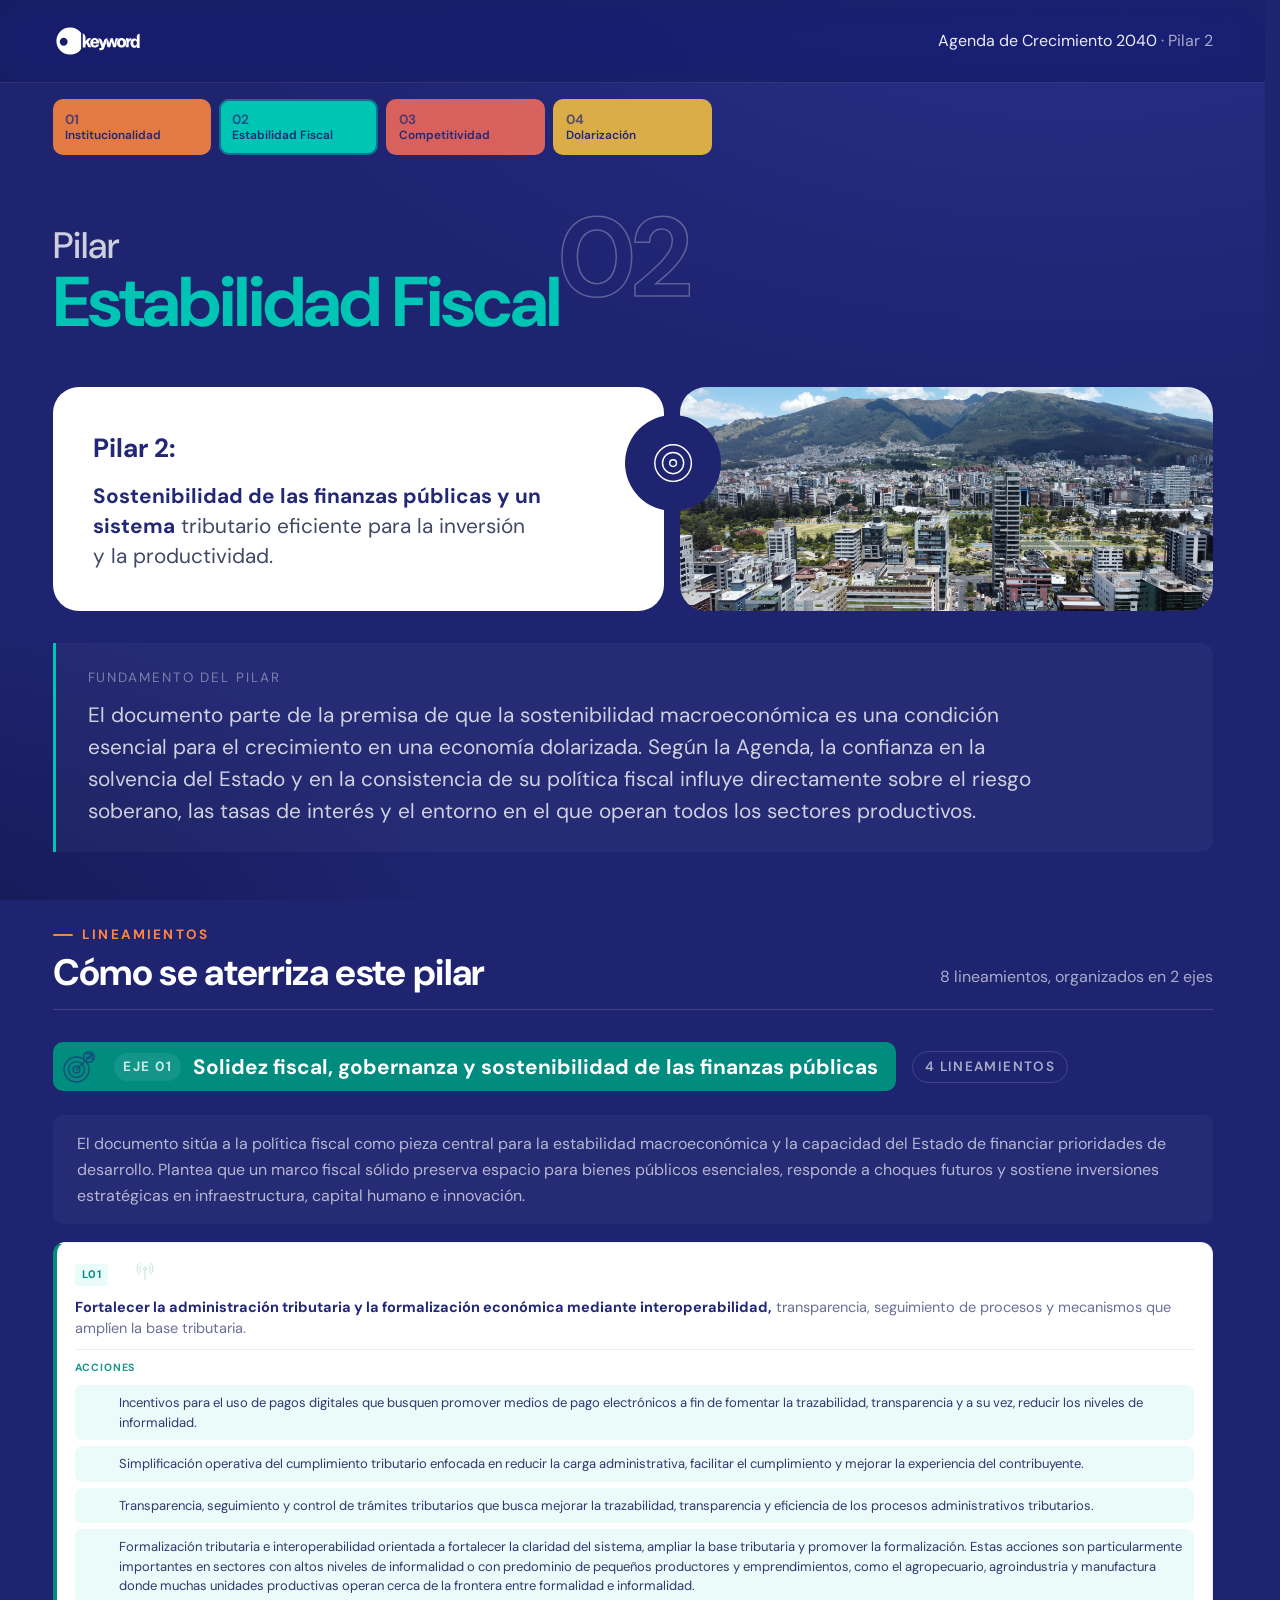
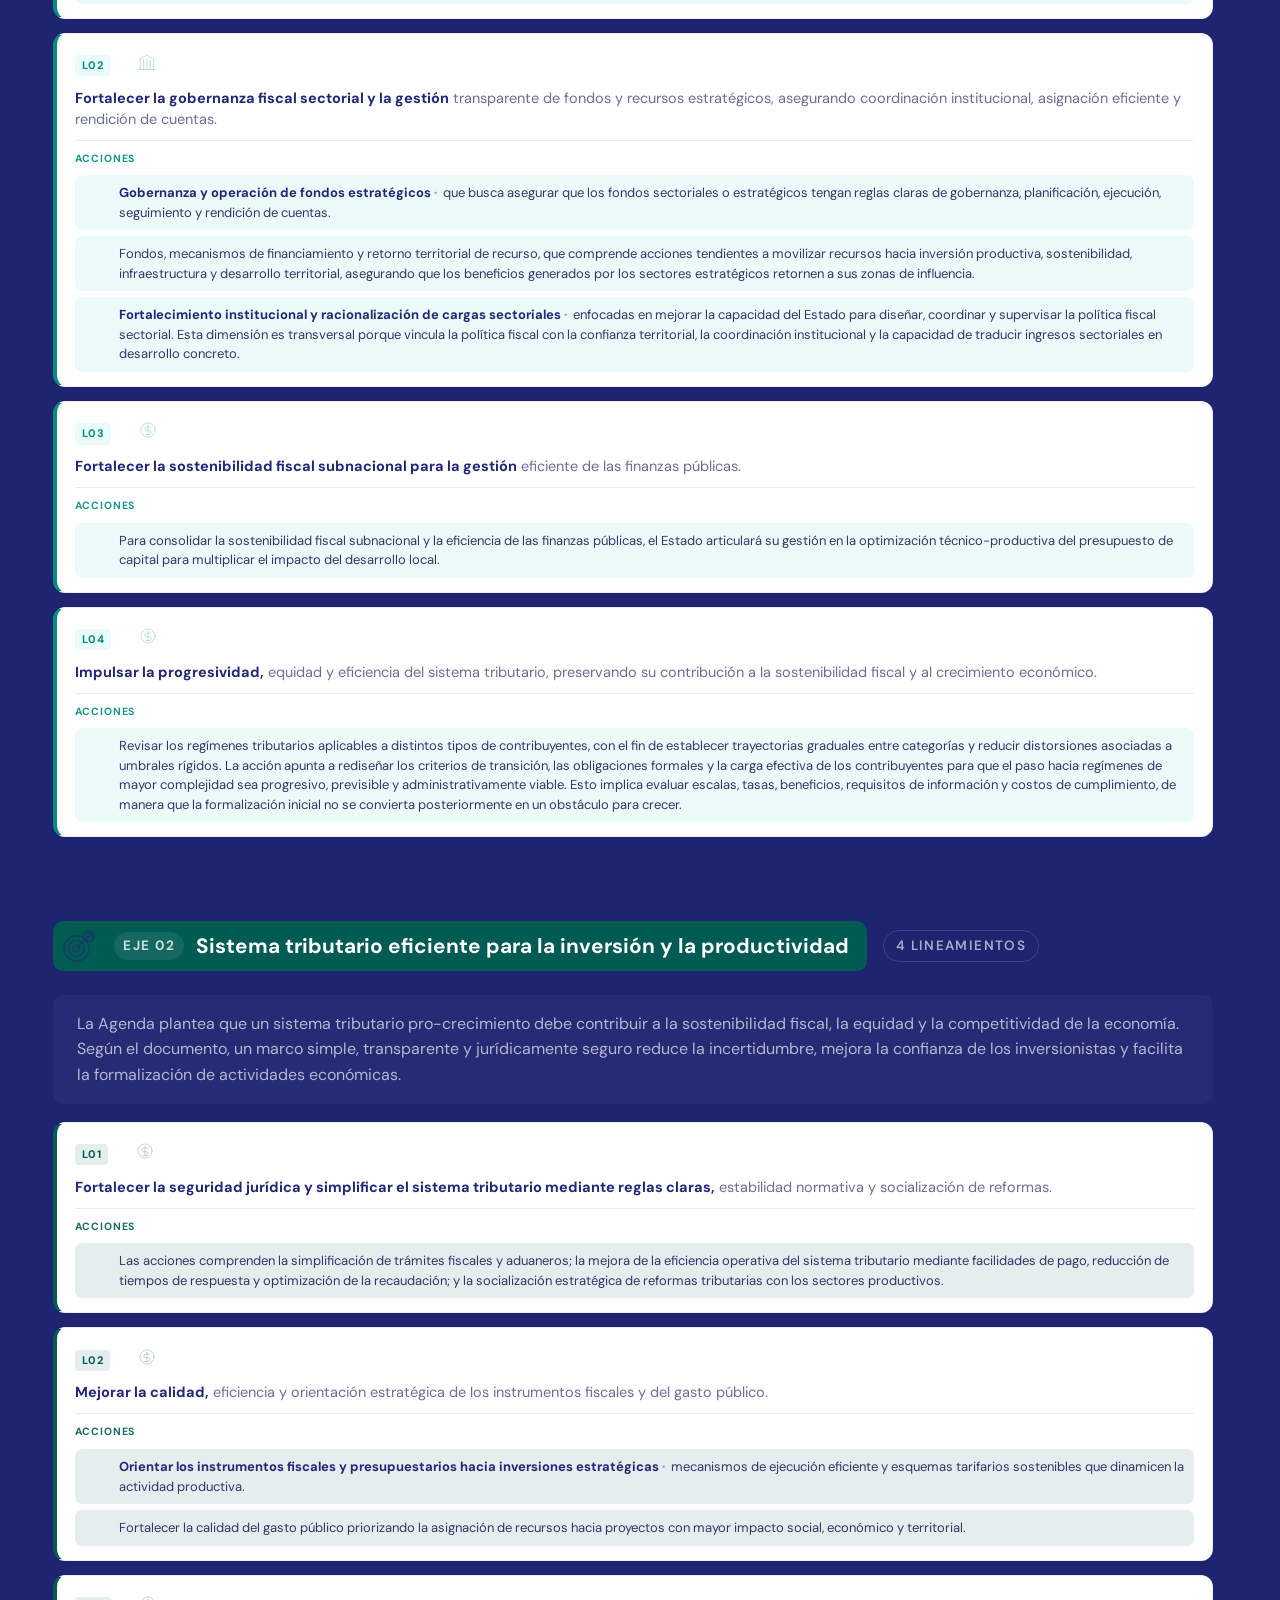
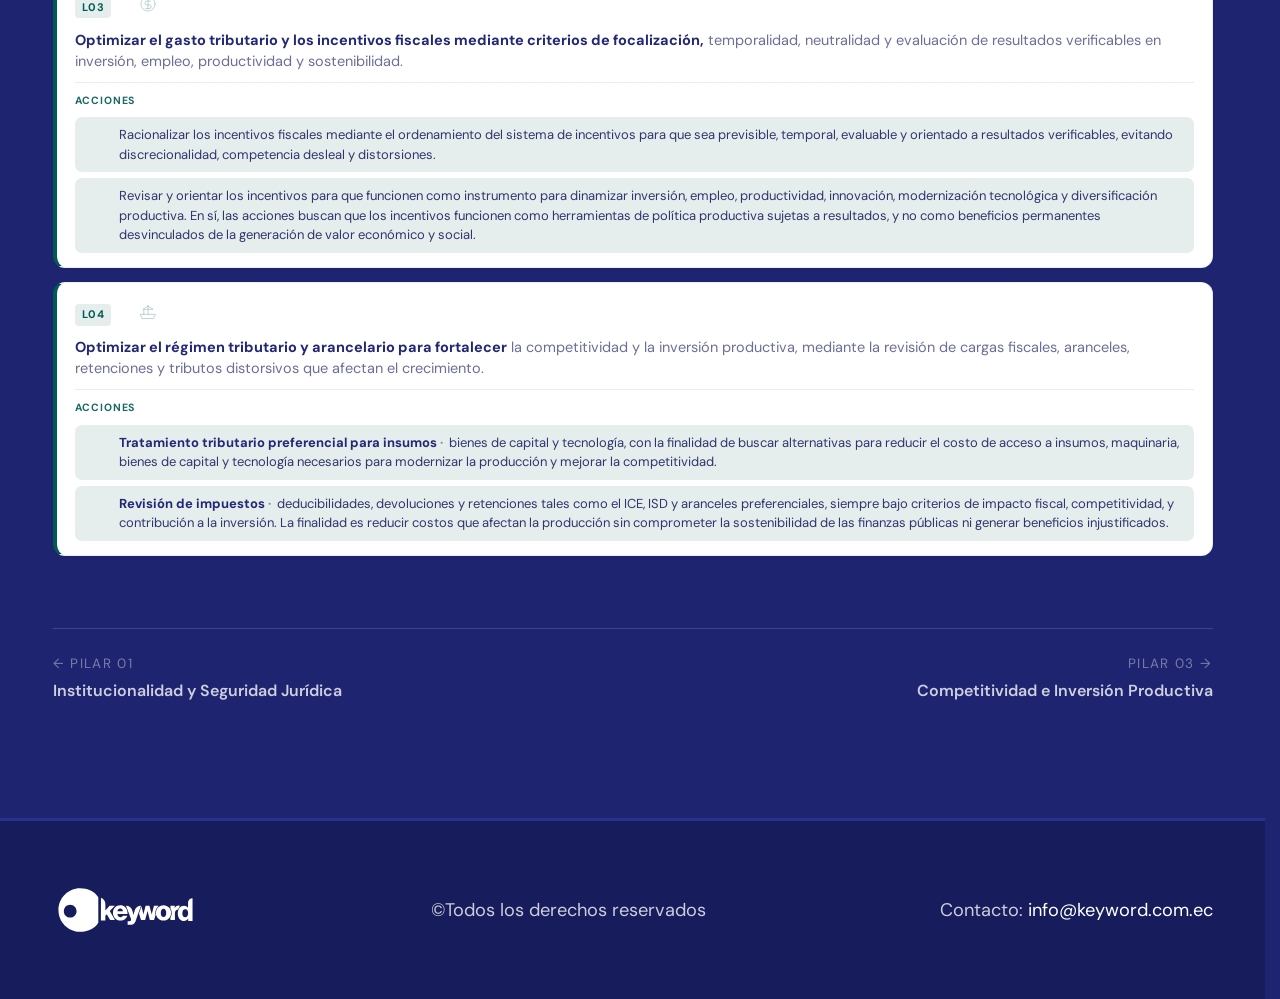
<file: pages/pilar-2.html>
<!doctype html>
<html lang="es">
<head>
  <meta charset="utf-8" />
  <meta name="viewport" content="width=device-width, initial-scale=1" />
  <title>Pilar 2 · Estabilidad Fiscal — Agenda de Crecimiento Ecuador 2040</title>
  <meta name="description" content="Pilar 2 de Agenda de Crecimiento Ecuador 2040: Sostenibilidad de las finanzas públicas y un sistema tributario eficiente para la inversión y la productividad. Análisis de Keyword." />
  <link rel="preconnect" href="https://fonts.googleapis.com" />
  <link rel="preconnect" href="https://fonts.gstatic.com" crossorigin />
  <link rel="stylesheet" href="https://fonts.googleapis.com/css2?family=DM+Sans:opsz,wght@9..40,400;9..40,500;9..40,600;9..40,700&display=swap" />
  <link rel="stylesheet" href="../css/styles.css" />
</head>
<body class="obj-page--2">

<header class="site-header">
  <div class="wrap site-header__inner">
    <a href="../index.html" class="brand" aria-label="Keyword — inicio">
      <img src="../img/logo-keyword-white.svg" alt="Keyword" class="brand__logo" />
    </a>
    <nav class="nav-crumbs" aria-label="Ruta de navegación">
      <a href="../index.html">Agenda de Crecimiento 2040</a> · <span>Pilar 2</span>
    </nav>
  </div>
</header>

<main>

<nav class="wrap obj-nav-top" aria-label="Pilares de la Agenda">
  <div class="obj-nav-top__grid">
      <a class="obj-nav-top__item obj-nav-top__item--1" href="pilar-1.html">
        <small>01</small><span>Institucionalidad</span>
      </a>
      <a class="obj-nav-top__item obj-nav-top__item--2" href="pilar-2.html" aria-current="page">
        <small>02</small><span>Estabilidad Fiscal</span>
      </a>
      <a class="obj-nav-top__item obj-nav-top__item--3" href="pilar-3.html">
        <small>03</small><span>Competitividad</span>
      </a>
      <a class="obj-nav-top__item obj-nav-top__item--4" href="pilar-4.html">
        <small>04</small><span>Dolarización</span>
      </a>
  </div>
</nav>

<section class="obj-hero obj-hero--2" aria-labelledby="titulo-pilar">
  <div class="wrap">
    <p class="obj-hero__kicker">Pilar</p>
    <div class="obj-hero__row">
      <h1 class="obj-hero__name" id="titulo-pilar">Estabilidad Fiscal</h1>
      <span class="obj-hero__num" aria-hidden="true">02</span>
    </div>

    <div class="obj-intro">
      <div class="obj-intro__card">
        <p class="obj-intro__label">Pilar 2:</p>
        <p class="obj-intro__text"><b>Sostenibilidad de las finanzas públicas y un sistema</b> <span>tributario eficiente para la inversión y la productividad.</span></p>
      </div>
      <span class="obj-intro__badge" aria-hidden="true">
        <svg viewBox="0 0 48 48" fill="none" stroke="currentColor" stroke-width="1.5" stroke-linecap="round" stroke-linejoin="round"><circle cx="24" cy="24" r="19"/><circle cx="24" cy="24" r="11"/><circle cx="24" cy="24" r="3.5"/></svg>
      </span>
      <div class="obj-intro__photo">
        <img src="../img/pilar-2-photo.jpg" alt="" loading="lazy" />
      </div>
    </div>

    <div class="pilar-framing">
      <p class="pilar-framing__eyebrow">Fundamento del pilar</p>
      <p class="pilar-framing__text">El documento parte de la premisa de que la sostenibilidad macroeconómica es una condición esencial para el crecimiento en una economía dolarizada. Según la Agenda, la confianza en la solvencia del Estado y en la consistencia de su política fiscal influye directamente sobre el riesgo soberano, las tasas de interés y el entorno en el que operan todos los sectores productivos.</p>
    </div>

    <div class="roadmap">
      <header class="roadmap__head">
        <div>
          <p class="roadmap__eyebrow">Lineamientos</p>
          <h2 class="roadmap__title">Cómo se aterriza este pilar</h2>
        </div>
        <p class="roadmap__count">8 lineamientos, organizados en 2 ejes</p>
      </header>

      <section class="phase phase--inmediata phase--eje-1">
        <header class="phase__head">
          <span class="phase__flag"><svg class="phase__diana" viewBox="0 0 48 48" fill="none" stroke="currentColor" stroke-width="1.6" stroke-linecap="round" stroke-linejoin="round" aria-hidden="true"><circle cx="21" cy="27" r="15"/><circle cx="21" cy="27" r="9.5"/><circle cx="21" cy="27" r="4"/><path d="M21 27 40 8"/><path d="M33 8h7v7"/><circle cx="36" cy="12" r="6.5"/><path d="M33.2 12l2 2 3.6-3.8"/></svg><small>Eje 01</small>Solidez fiscal, gobernanza y sostenibilidad de las finanzas públicas</span>
          <span class="phase__n">4 lineamientos</span>
        </header>
        <p class="phase__framing">El documento sitúa a la política fiscal como pieza central para la estabilidad macroeconómica y la capacidad del Estado de financiar prioridades de desarrollo. Plantea que un marco fiscal sólido preserva espacio para bienes públicos esenciales, responde a choques futuros y sostiene inversiones estratégicas en infraestructura, capital humano e innovación.</p>
        <div class="phase__grid phase__grid--stacked">
          <article class="strat strat--eje-1">
            <div class="strat__body">
              <div class="strat__head">
                <span class="strat__index" aria-hidden="true">L01</span>
                <svg class="strat__glyph" width="96" height="96" viewBox="0 0 48 48" fill="none" stroke="currentColor" stroke-width="1.2" stroke-linecap="round" stroke-linejoin="round" aria-hidden="true"><path d="M24 20v22"/><circle cx="24" cy="16" r="3.5"/><path d="M15 25a12 12 0 0 1 0-18M33 25a12 12 0 0 0 0-18M11 30a18 18 0 0 1 0-28M37 30a18 18 0 0 0 0-28"/></svg>
              </div>
              <p class="strat__text"><b>Fortalecer la administración tributaria y la formalización económica mediante interoperabilidad,</b> <span>transparencia, seguimiento de procesos y mecanismos que amplíen la base tributaria.</span></p>
              <div class="acciones-wrap">
                <p class="acciones-wrap__label">Acciones</p>
                <ul class="acciones">
                <li class="accion">
                  <span class="accion__bullet" aria-hidden="true"></span>
                  <div class="accion__body">
                    <p class="accion__text">Incentivos para el uso de pagos digitales que busquen promover medios de pago electrónicos a fin de fomentar la trazabilidad, transparencia y a su vez, reducir los niveles de informalidad.</p>
                  </div>
                </li>
                <li class="accion">
                  <span class="accion__bullet" aria-hidden="true"></span>
                  <div class="accion__body">
                    <p class="accion__text">Simplificación operativa del cumplimiento tributario enfocada en <span class="accion__highlight">reducir la carga administrativa, facilitar el cumplimiento y mejorar la experiencia del contribuyente.</span></p>
                  </div>
                </li>
                <li class="accion">
                  <span class="accion__bullet" aria-hidden="true"></span>
                  <div class="accion__body">
                    <p class="accion__text">Transparencia, seguimiento y control de trámites tributarios que busca <span class="accion__highlight">mejorar la trazabilidad, transparencia y eficiencia de los procesos administrativos tributarios.</span></p>
                  </div>
                </li>
                <li class="accion">
                  <span class="accion__bullet" aria-hidden="true"></span>
                  <div class="accion__body">
                    <p class="accion__text">Formalización tributaria e interoperabilidad orientada a <span class="accion__highlight">fortalecer la claridad del sistema, ampliar la base tributaria y promover la formalización.</span> Estas acciones son particularmente importantes en sectores con altos niveles de informalidad o con predominio de pequeños productores y emprendimientos, como el agropecuario, agroindustria y manufactura donde muchas unidades productivas operan cerca de la frontera entre formalidad e informalidad.</p>
                  </div>
                </li>
                </ul>
              </div>
            </div>
          </article>
          <article class="strat strat--eje-1">
            <div class="strat__body">
              <div class="strat__head">
                <span class="strat__index" aria-hidden="true">L02</span>
                <svg class="strat__glyph" width="96" height="96" viewBox="0 0 48 48" fill="none" stroke="currentColor" stroke-width="1.2" stroke-linecap="round" stroke-linejoin="round" aria-hidden="true"><path d="M6 18 24 7l18 11"/><path d="M4 42h40M8 42V18M16 42V18M24 42V18M32 42V18M40 42V18"/></svg>
              </div>
              <p class="strat__text"><b>Fortalecer la gobernanza fiscal sectorial y la gestión</b> <span>transparente de fondos y recursos estratégicos, asegurando coordinación institucional, asignación eficiente y rendición de cuentas.</span></p>
              <div class="acciones-wrap">
                <p class="acciones-wrap__label">Acciones</p>
                <ul class="acciones">
                <li class="accion">
                  <span class="accion__bullet" aria-hidden="true"></span>
                  <div class="accion__body">
                    <p class="accion__text"><span class="accion__titulo">Gobernanza y operación de fondos estratégicos</span> que busca asegurar que los fondos sectoriales o estratégicos tengan reglas claras de gobernanza, planificación, ejecución, seguimiento y rendición de cuentas.</p>
                  </div>
                </li>
                <li class="accion">
                  <span class="accion__bullet" aria-hidden="true"></span>
                  <div class="accion__body">
                    <p class="accion__text">Fondos, mecanismos de financiamiento y retorno territorial de recurso, que comprende acciones tendientes a movilizar recursos hacia inversión productiva, sostenibilidad, infraestructura y desarrollo territorial, asegurando que los beneficios generados por los sectores estratégicos retornen a sus zonas de influencia.</p>
                  </div>
                </li>
                <li class="accion">
                  <span class="accion__bullet" aria-hidden="true"></span>
                  <div class="accion__body">
                    <p class="accion__text"><span class="accion__titulo">Fortalecimiento institucional y racionalización de cargas sectoriales</span> enfocadas en mejorar la capacidad del Estado para diseñar, coordinar y supervisar la política fiscal sectorial. Esta dimensión es transversal porque vincula la política fiscal con la confianza territorial, la coordinación institucional y la capacidad de traducir ingresos sectoriales en desarrollo concreto.</p>
                  </div>
                </li>
                </ul>
              </div>
            </div>
          </article>
          <article class="strat strat--eje-1">
            <div class="strat__body">
              <div class="strat__head">
                <span class="strat__index" aria-hidden="true">L03</span>
                <svg class="strat__glyph" width="96" height="96" viewBox="0 0 48 48" fill="none" stroke="currentColor" stroke-width="1.2" stroke-linecap="round" stroke-linejoin="round" aria-hidden="true"><circle cx="24" cy="24" r="17"/><path d="M24 12v24M30 17h-9a4.5 4.5 0 0 0 0 9h6a4.5 4.5 0 0 1 0 9h-9"/></svg>
              </div>
              <p class="strat__text"><b>Fortalecer la sostenibilidad fiscal subnacional para la gestión</b> <span>eficiente de las finanzas públicas.</span></p>
              <div class="acciones-wrap">
                <p class="acciones-wrap__label">Acciones</p>
                <ul class="acciones">
                <li class="accion">
                  <span class="accion__bullet" aria-hidden="true"></span>
                  <div class="accion__body">
                    <p class="accion__text">Para consolidar la sostenibilidad fiscal subnacional y la eficiencia de las finanzas públicas, el Estado articulará su gestión en la optimización técnico-productiva del presupuesto de capital para multiplicar el impacto del desarrollo local.</p>
                  </div>
                </li>
                </ul>
              </div>
            </div>
          </article>
          <article class="strat strat--eje-1">
            <div class="strat__body">
              <div class="strat__head">
                <span class="strat__index" aria-hidden="true">L04</span>
                <svg class="strat__glyph" width="96" height="96" viewBox="0 0 48 48" fill="none" stroke="currentColor" stroke-width="1.2" stroke-linecap="round" stroke-linejoin="round" aria-hidden="true"><circle cx="24" cy="24" r="17"/><path d="M24 12v24M30 17h-9a4.5 4.5 0 0 0 0 9h6a4.5 4.5 0 0 1 0 9h-9"/></svg>
              </div>
              <p class="strat__text"><b>Impulsar la progresividad,</b> <span>equidad y eficiencia del sistema tributario, preservando su contribución a la sostenibilidad fiscal y al crecimiento económico.</span></p>
              <div class="acciones-wrap">
                <p class="acciones-wrap__label">Acciones</p>
                <ul class="acciones">
                <li class="accion">
                  <span class="accion__bullet" aria-hidden="true"></span>
                  <div class="accion__body">
                    <p class="accion__text">Revisar los regímenes tributarios aplicables a distintos tipos de contribuyentes, con el fin de establecer trayectorias graduales entre categorías y reducir distorsiones asociadas a umbrales rígidos. La acción apunta a <span class="accion__highlight">rediseñar los criterios de transición, las obligaciones formales y la carga efectiva de los contribuyentes para que el paso hacia regímenes de mayor complejidad sea progresivo, previsible y administrativamente viable.</span> Esto implica evaluar escalas, tasas, beneficios, requisitos de información y costos de cumplimiento, de manera que la formalización inicial no se convierta posteriormente en un obstáculo para crecer.</p>
                  </div>
                </li>
                </ul>
              </div>
            </div>
          </article>
        </div>
      </section>

      <section class="phase phase--1 phase--eje-2">
        <header class="phase__head">
          <span class="phase__flag"><svg class="phase__diana" viewBox="0 0 48 48" fill="none" stroke="currentColor" stroke-width="1.6" stroke-linecap="round" stroke-linejoin="round" aria-hidden="true"><circle cx="21" cy="27" r="15"/><circle cx="21" cy="27" r="9.5"/><circle cx="21" cy="27" r="4"/><path d="M21 27 40 8"/><path d="M33 8h7v7"/><circle cx="36" cy="12" r="6.5"/><path d="M33.2 12l2 2 3.6-3.8"/></svg><small>Eje 02</small>Sistema tributario eficiente para la inversión y la productividad</span>
          <span class="phase__n">4 lineamientos</span>
        </header>
        <p class="phase__framing">La Agenda plantea que un sistema tributario pro-crecimiento debe contribuir a la sostenibilidad fiscal, la equidad y la competitividad de la economía. Según el documento, un marco simple, transparente y jurídicamente seguro reduce la incertidumbre, mejora la confianza de los inversionistas y facilita la formalización de actividades económicas.</p>
        <div class="phase__grid phase__grid--stacked">
          <article class="strat strat--eje-2">
            <div class="strat__body">
              <div class="strat__head">
                <span class="strat__index" aria-hidden="true">L01</span>
                <svg class="strat__glyph" width="96" height="96" viewBox="0 0 48 48" fill="none" stroke="currentColor" stroke-width="1.2" stroke-linecap="round" stroke-linejoin="round" aria-hidden="true"><circle cx="24" cy="24" r="17"/><path d="M24 12v24M30 17h-9a4.5 4.5 0 0 0 0 9h6a4.5 4.5 0 0 1 0 9h-9"/></svg>
              </div>
              <p class="strat__text"><b>Fortalecer la seguridad jurídica y simplificar el sistema tributario mediante reglas claras,</b> <span>estabilidad normativa y socialización de reformas.</span></p>
              <div class="acciones-wrap">
                <p class="acciones-wrap__label">Acciones</p>
                <ul class="acciones">
                <li class="accion">
                  <span class="accion__bullet" aria-hidden="true"></span>
                  <div class="accion__body">
                    <p class="accion__text">Las acciones comprenden la simplificación de trámites fiscales y aduaneros; la mejora de la eficiencia operativa del sistema tributario mediante facilidades de pago, reducción de tiempos de respuesta y optimización de la recaudación; y la socialización estratégica de reformas tributarias con los sectores productivos.</p>
                  </div>
                </li>
                </ul>
              </div>
            </div>
          </article>
          <article class="strat strat--eje-2">
            <div class="strat__body">
              <div class="strat__head">
                <span class="strat__index" aria-hidden="true">L02</span>
                <svg class="strat__glyph" width="96" height="96" viewBox="0 0 48 48" fill="none" stroke="currentColor" stroke-width="1.2" stroke-linecap="round" stroke-linejoin="round" aria-hidden="true"><circle cx="24" cy="24" r="17"/><path d="M24 12v24M30 17h-9a4.5 4.5 0 0 0 0 9h6a4.5 4.5 0 0 1 0 9h-9"/></svg>
              </div>
              <p class="strat__text"><b>Mejorar la calidad,</b> <span>eficiencia y orientación estratégica de los instrumentos fiscales y del gasto público.</span></p>
              <div class="acciones-wrap">
                <p class="acciones-wrap__label">Acciones</p>
                <ul class="acciones">
                <li class="accion">
                  <span class="accion__bullet" aria-hidden="true"></span>
                  <div class="accion__body">
                    <p class="accion__text"><span class="accion__titulo">Orientar los instrumentos fiscales y presupuestarios hacia inversiones estratégicas</span> mecanismos de ejecución eficiente y esquemas tarifarios sostenibles que dinamicen la actividad productiva.</p>
                  </div>
                </li>
                <li class="accion">
                  <span class="accion__bullet" aria-hidden="true"></span>
                  <div class="accion__body">
                    <p class="accion__text">Fortalecer la calidad del gasto público priorizando la asignación de recursos hacia proyectos con mayor impacto social, económico y territorial.</p>
                  </div>
                </li>
                </ul>
              </div>
            </div>
          </article>
          <article class="strat strat--eje-2">
            <div class="strat__body">
              <div class="strat__head">
                <span class="strat__index" aria-hidden="true">L03</span>
                <svg class="strat__glyph" width="96" height="96" viewBox="0 0 48 48" fill="none" stroke="currentColor" stroke-width="1.2" stroke-linecap="round" stroke-linejoin="round" aria-hidden="true"><circle cx="24" cy="24" r="17"/><path d="M24 12v24M30 17h-9a4.5 4.5 0 0 0 0 9h6a4.5 4.5 0 0 1 0 9h-9"/></svg>
              </div>
              <p class="strat__text"><b>Optimizar el gasto tributario y los incentivos fiscales mediante criterios de focalización,</b> <span>temporalidad, neutralidad y evaluación de resultados verificables en inversión, empleo, productividad y sostenibilidad.</span></p>
              <div class="acciones-wrap">
                <p class="acciones-wrap__label">Acciones</p>
                <ul class="acciones">
                <li class="accion">
                  <span class="accion__bullet" aria-hidden="true"></span>
                  <div class="accion__body">
                    <p class="accion__text">Racionalizar los incentivos fiscales mediante el ordenamiento del sistema de incentivos para que sea previsible, temporal, evaluable y orientado a resultados verificables, evitando discrecionalidad, competencia desleal y distorsiones.</p>
                  </div>
                </li>
                <li class="accion">
                  <span class="accion__bullet" aria-hidden="true"></span>
                  <div class="accion__body">
                    <p class="accion__text">Revisar y orientar los incentivos para que funcionen como instrumento para dinamizar inversión, empleo, productividad, innovación, modernización tecnológica y diversificación productiva. En sí, las acciones buscan que los incentivos funcionen como herramientas de política productiva sujetas a resultados, y no como beneficios permanentes desvinculados de la generación de valor económico y social.</p>
                  </div>
                </li>
                </ul>
              </div>
            </div>
          </article>
          <article class="strat strat--eje-2">
            <div class="strat__body">
              <div class="strat__head">
                <span class="strat__index" aria-hidden="true">L04</span>
                <svg class="strat__glyph" width="96" height="96" viewBox="0 0 48 48" fill="none" stroke="currentColor" stroke-width="1.2" stroke-linecap="round" stroke-linejoin="round" aria-hidden="true"><path d="M6 32h36l-5 10H11z"/><path d="M24 32V12M24 12l12 8H12l12-8z"/><path d="M14 32V22"/></svg>
              </div>
              <p class="strat__text"><b>Optimizar el régimen tributario y arancelario para fortalecer</b> <span>la competitividad y la inversión productiva, mediante la revisión de cargas fiscales, aranceles, retenciones y tributos distorsivos que afectan el crecimiento.</span></p>
              <div class="acciones-wrap">
                <p class="acciones-wrap__label">Acciones</p>
                <ul class="acciones">
                <li class="accion">
                  <span class="accion__bullet" aria-hidden="true"></span>
                  <div class="accion__body">
                    <p class="accion__text"><span class="accion__titulo">Tratamiento tributario preferencial para insumos</span> bienes de capital y tecnología, con la finalidad de buscar alternativas para reducir el costo de acceso a insumos, maquinaria, bienes de capital y tecnología necesarios para modernizar la producción y mejorar la competitividad.</p>
                  </div>
                </li>
                <li class="accion">
                  <span class="accion__bullet" aria-hidden="true"></span>
                  <div class="accion__body">
                    <p class="accion__text"><span class="accion__titulo">Revisión de impuestos</span> deducibilidades, devoluciones y retenciones tales como el ICE, ISD y aranceles preferenciales, siempre bajo criterios de impacto fiscal, competitividad, y contribución a la inversión. La finalidad es reducir costos que afectan la producción sin comprometer la sostenibilidad de las finanzas públicas ni generar beneficios injustificados.</p>
                  </div>
                </li>
                </ul>
              </div>
            </div>
          </article>
        </div>
      </section>
    </div>

    <nav class="obj-pager" aria-label="Navegación entre pilares">
      <a class="obj-pager__link obj-pager__link--prev" href="pilar-1.html">
        <small>← Pilar 01</small>
        <strong>Institucionalidad y Seguridad Jurídica</strong>
      </a>
      <a class="obj-pager__link obj-pager__link--next" href="pilar-3.html">
        <small>Pilar 03 →</small>
        <strong>Competitividad e Inversión Productiva</strong>
      </a>
    </nav>
  </div>
</section>

</main>

<footer class="site-footer">
  <div class="wrap site-footer__inner">
    <img src="../img/logo-keyword-white.svg" alt="Keyword" class="site-footer__logo" />
    <p class="site-footer__copy">©Todos los derechos reservados</p>
    <p class="site-footer__contact">Contacto: <a href="mailto:info@keyword.com.ec">info@keyword.com.ec</a></p>
  </div>
</footer>

</body>
</html>
</file>
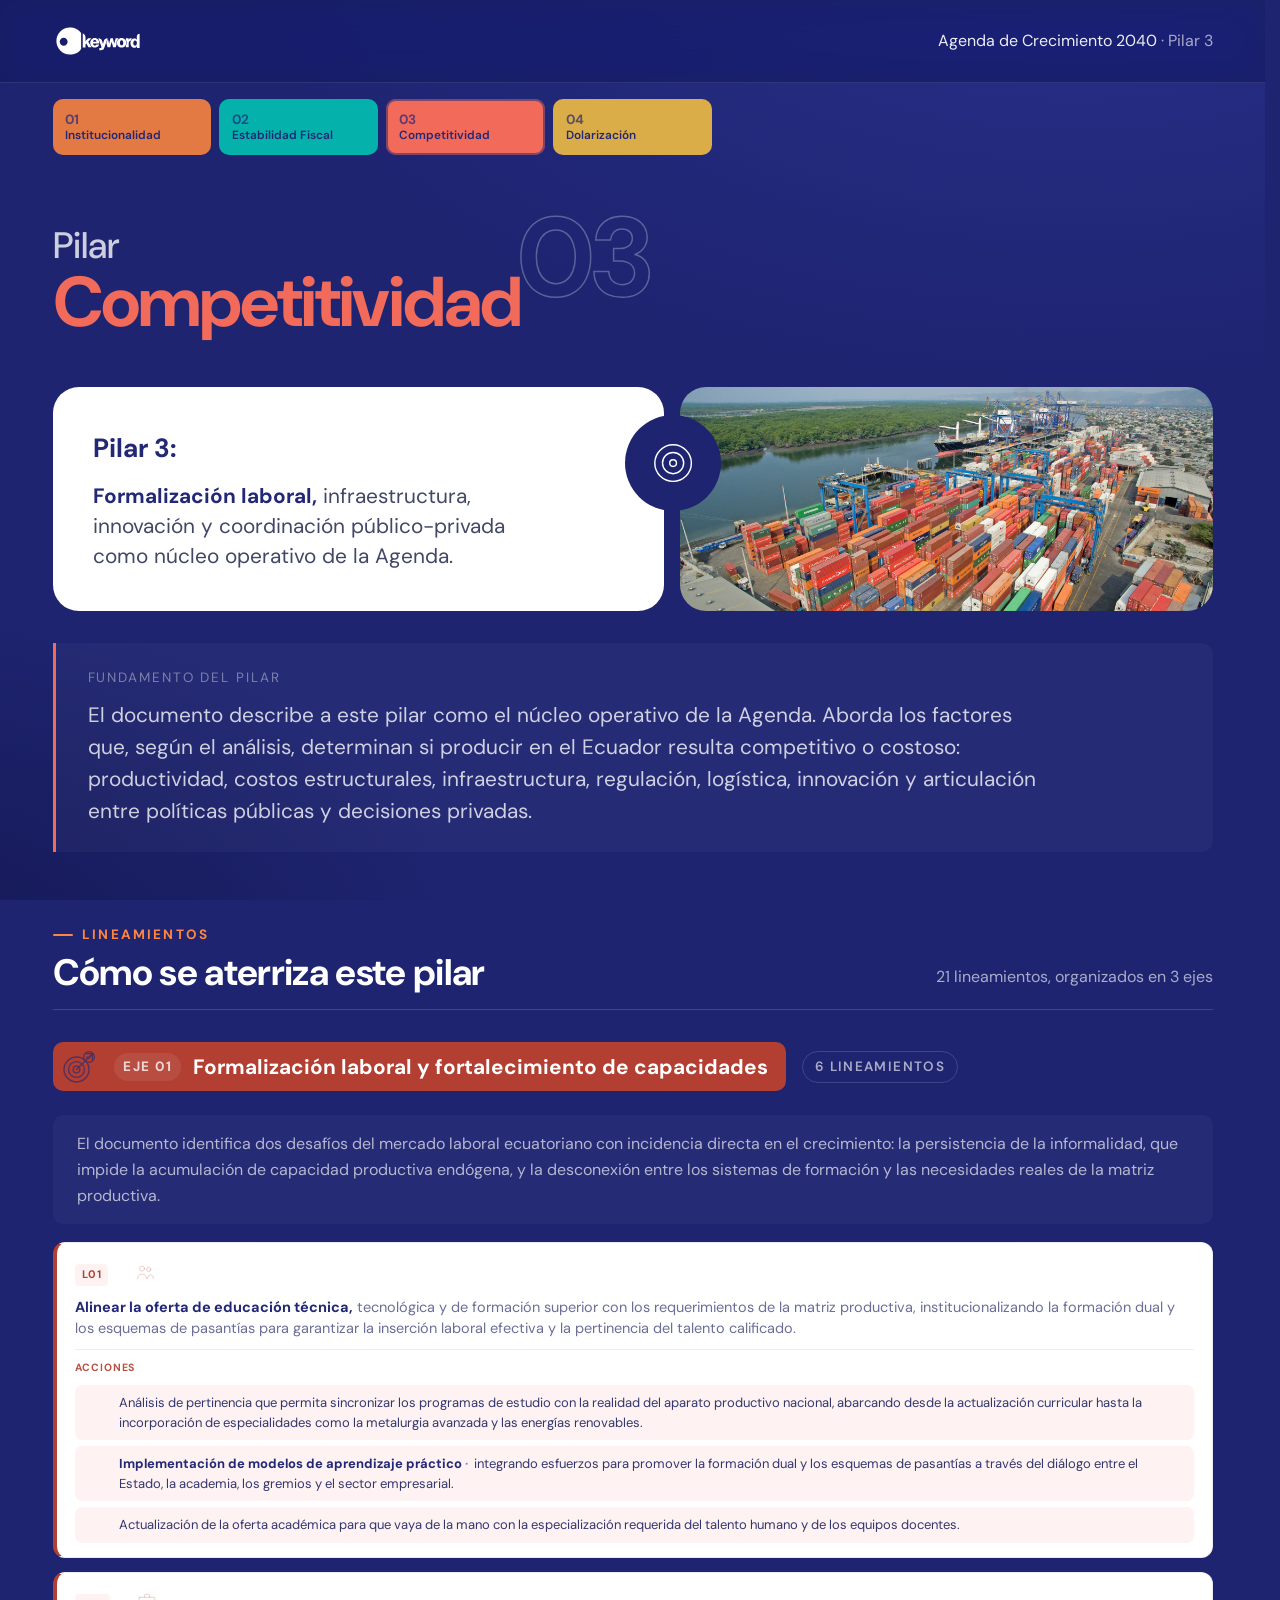
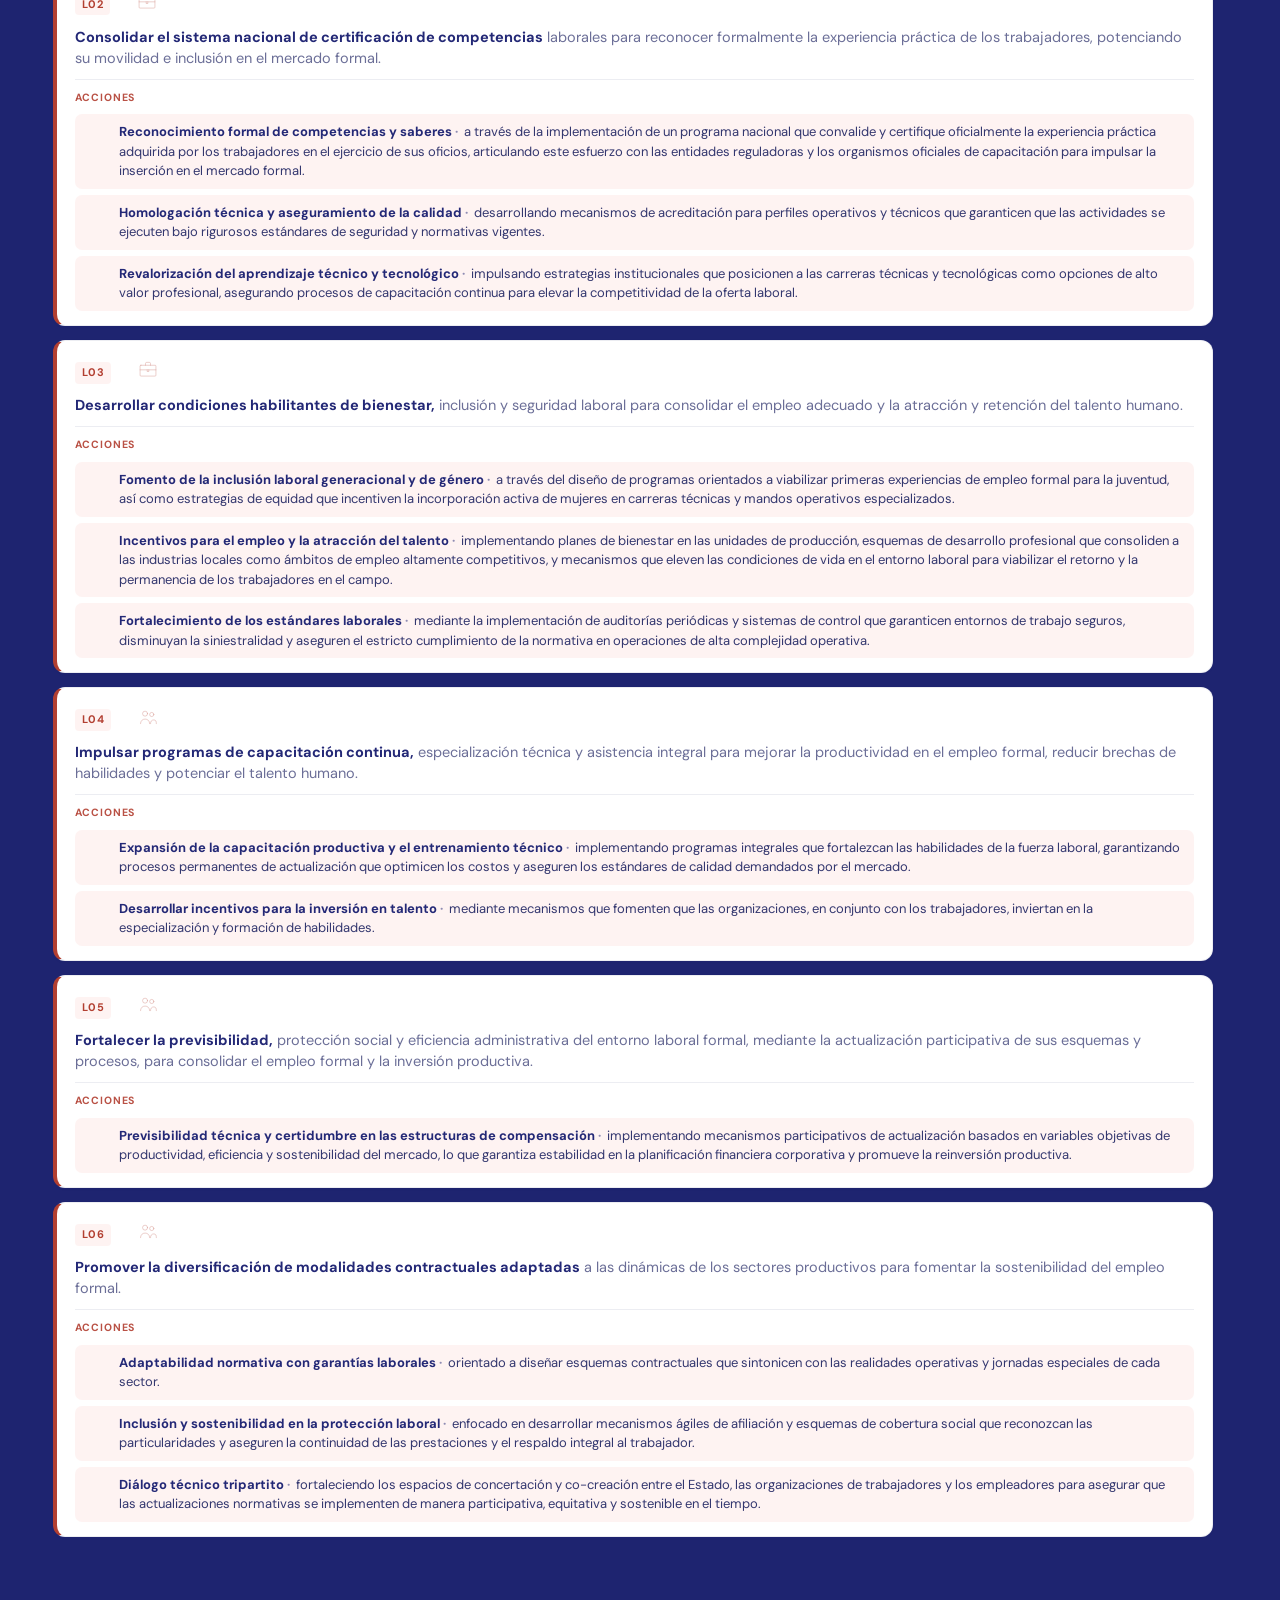
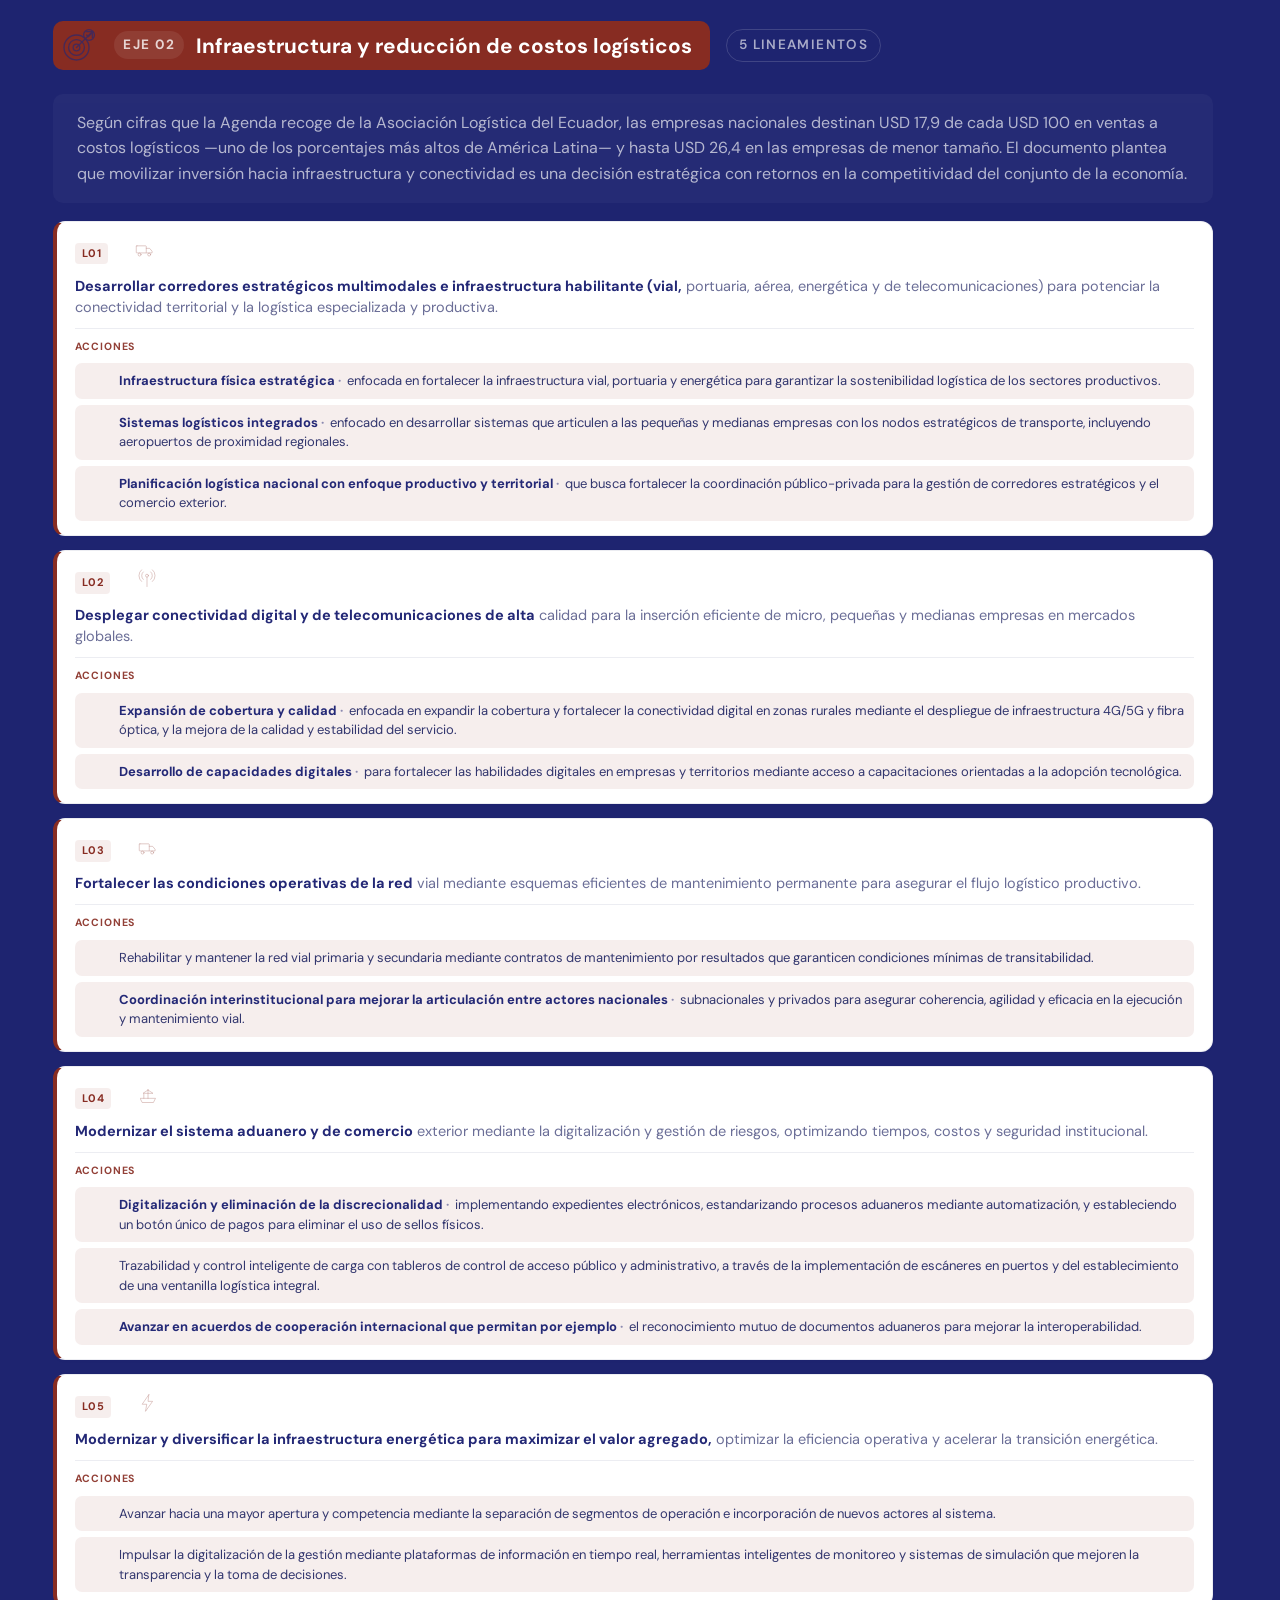
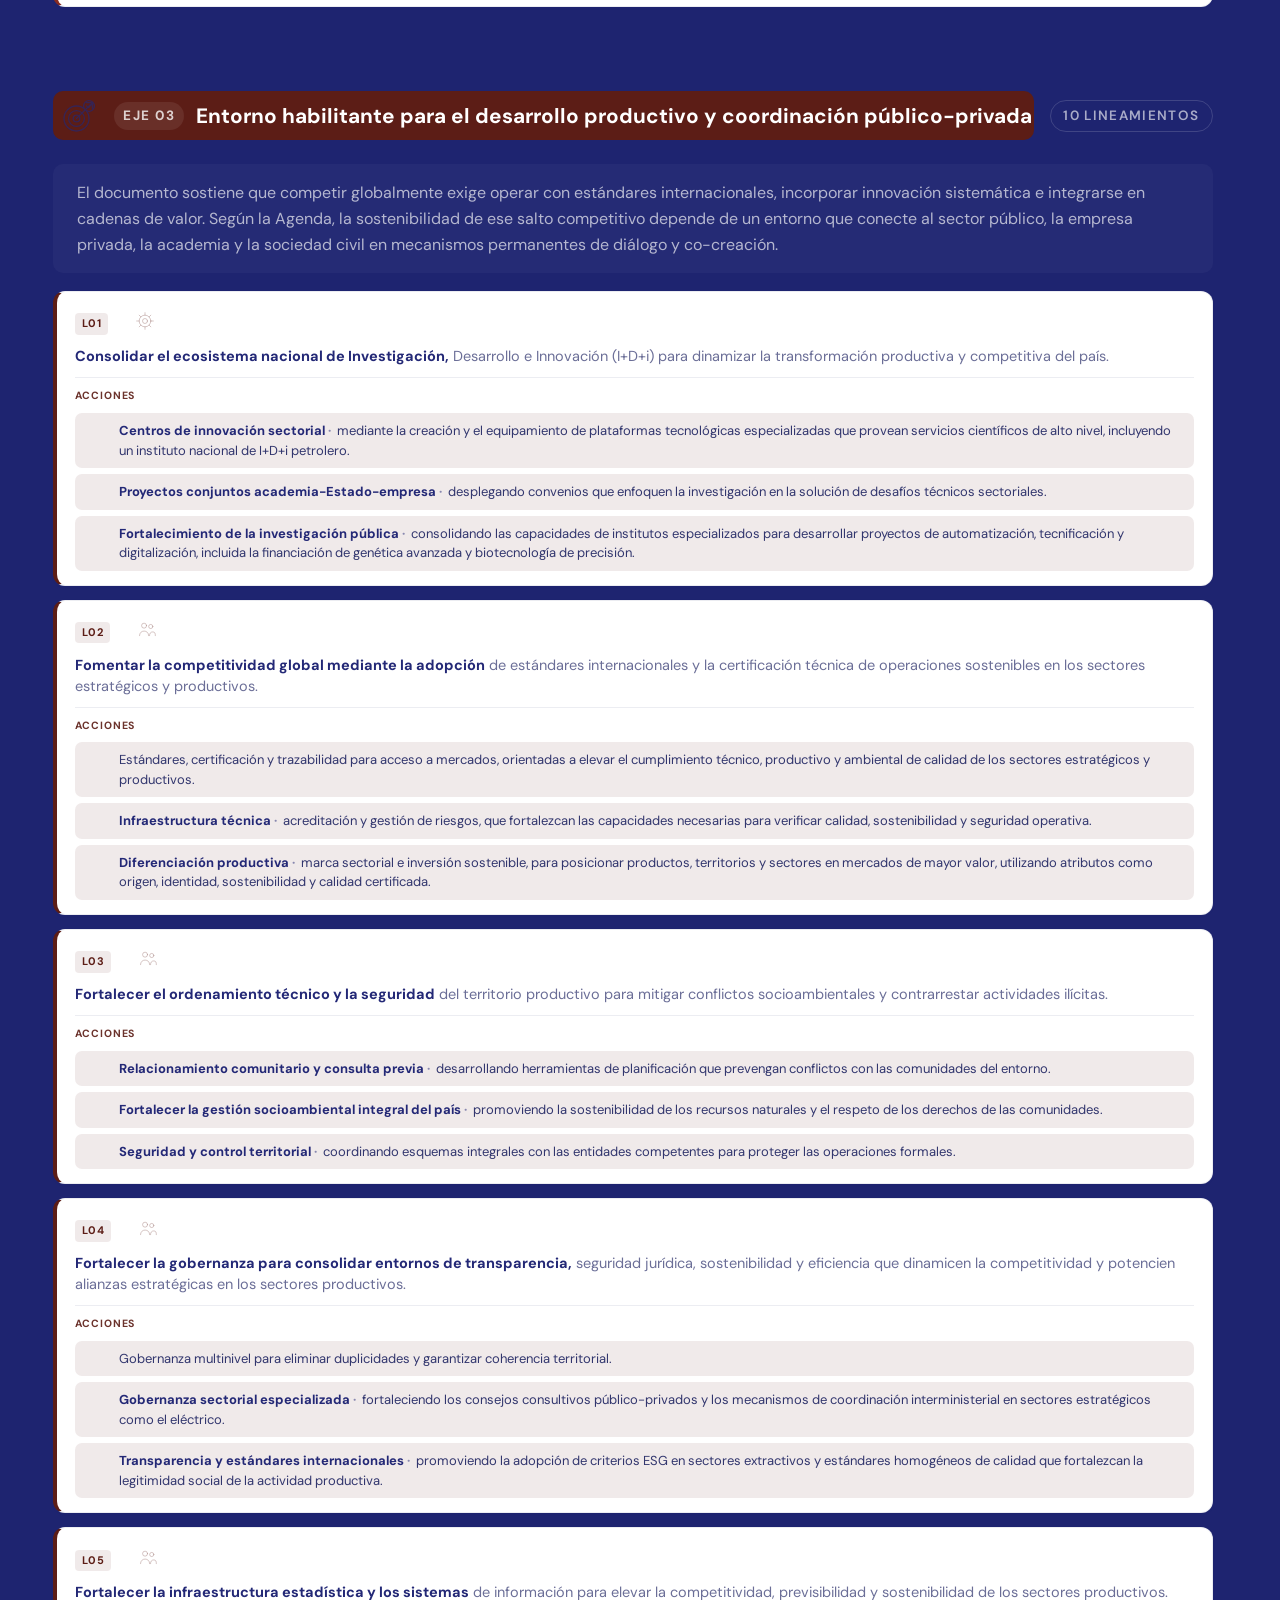
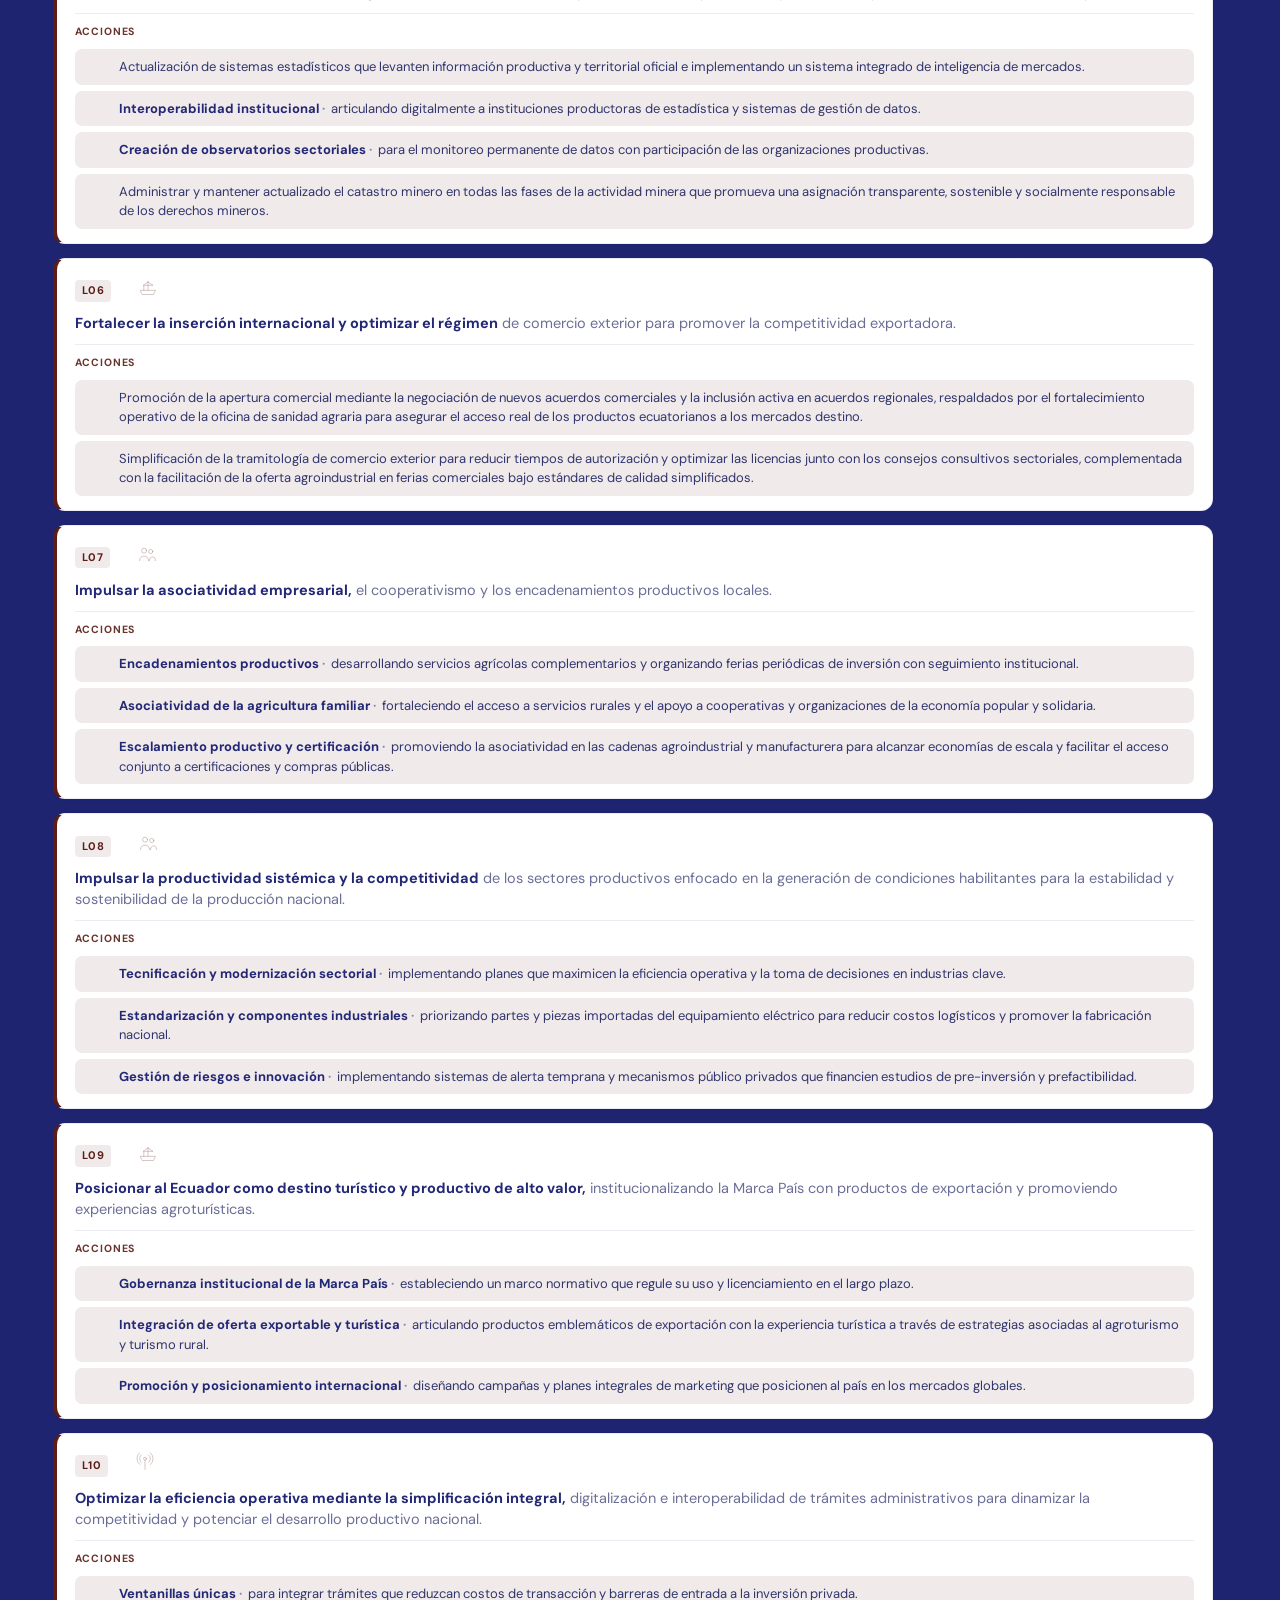
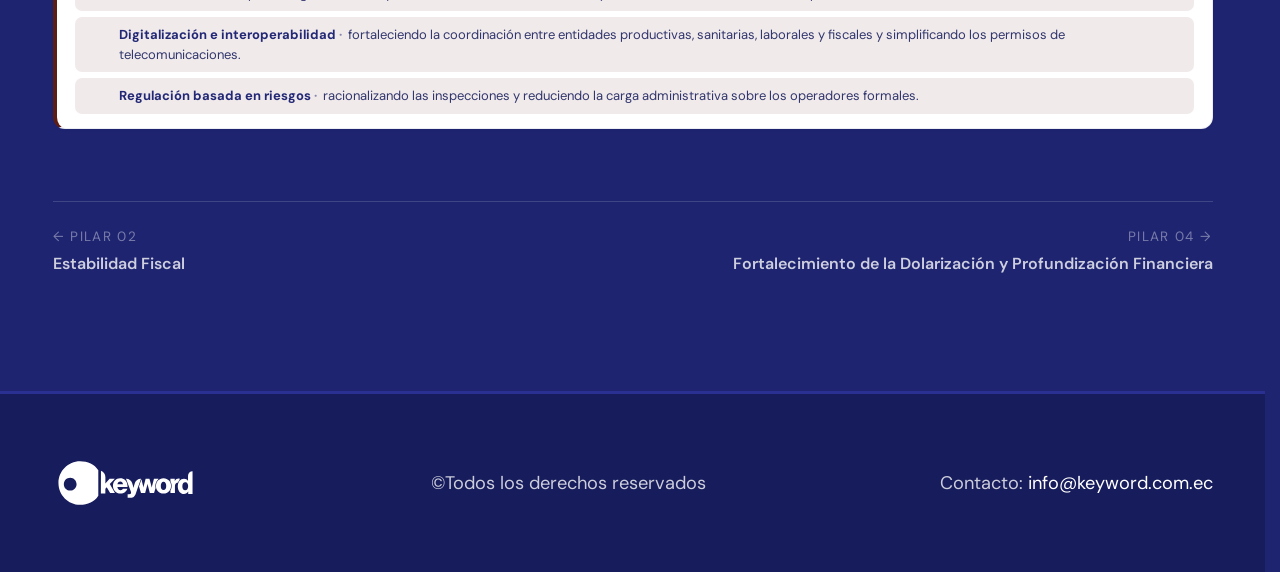
<file: pages/pilar-3.html>
<!doctype html>
<html lang="es">
<head>
  <meta charset="utf-8" />
  <meta name="viewport" content="width=device-width, initial-scale=1" />
  <title>Pilar 3 · Competitividad e Inversión Productiva — Agenda de Crecimiento Ecuador 2040</title>
  <meta name="description" content="Pilar 3 de Agenda de Crecimiento Ecuador 2040: Formalización laboral, infraestructura, innovación y coordinación público-privada como núcleo operativo de la Agenda. Análisis de Keyword." />
  <link rel="preconnect" href="https://fonts.googleapis.com" />
  <link rel="preconnect" href="https://fonts.gstatic.com" crossorigin />
  <link rel="stylesheet" href="https://fonts.googleapis.com/css2?family=DM+Sans:opsz,wght@9..40,400;9..40,500;9..40,600;9..40,700&display=swap" />
  <link rel="stylesheet" href="../css/styles.css" />
</head>
<body class="obj-page--3">

<header class="site-header">
  <div class="wrap site-header__inner">
    <a href="../index.html" class="brand" aria-label="Keyword — inicio">
      <img src="../img/logo-keyword-white.svg" alt="Keyword" class="brand__logo" />
    </a>
    <nav class="nav-crumbs" aria-label="Ruta de navegación">
      <a href="../index.html">Agenda de Crecimiento 2040</a> · <span>Pilar 3</span>
    </nav>
  </div>
</header>

<main>

<nav class="wrap obj-nav-top" aria-label="Pilares de la Agenda">
  <div class="obj-nav-top__grid">
      <a class="obj-nav-top__item obj-nav-top__item--1" href="pilar-1.html">
        <small>01</small><span>Institucionalidad</span>
      </a>
      <a class="obj-nav-top__item obj-nav-top__item--2" href="pilar-2.html">
        <small>02</small><span>Estabilidad Fiscal</span>
      </a>
      <a class="obj-nav-top__item obj-nav-top__item--3" href="pilar-3.html" aria-current="page">
        <small>03</small><span>Competitividad</span>
      </a>
      <a class="obj-nav-top__item obj-nav-top__item--4" href="pilar-4.html">
        <small>04</small><span>Dolarización</span>
      </a>
  </div>
</nav>

<section class="obj-hero obj-hero--3" aria-labelledby="titulo-pilar">
  <div class="wrap">
    <p class="obj-hero__kicker">Pilar</p>
    <div class="obj-hero__row">
      <h1 class="obj-hero__name" id="titulo-pilar">Competitividad</h1>
      <span class="obj-hero__num" aria-hidden="true">03</span>
    </div>

    <div class="obj-intro">
      <div class="obj-intro__card">
        <p class="obj-intro__label">Pilar 3:</p>
        <p class="obj-intro__text"><b>Formalización laboral,</b> <span>infraestructura, innovación y coordinación público-privada como núcleo operativo de la Agenda.</span></p>
      </div>
      <span class="obj-intro__badge" aria-hidden="true">
        <svg viewBox="0 0 48 48" fill="none" stroke="currentColor" stroke-width="1.5" stroke-linecap="round" stroke-linejoin="round"><circle cx="24" cy="24" r="19"/><circle cx="24" cy="24" r="11"/><circle cx="24" cy="24" r="3.5"/></svg>
      </span>
      <div class="obj-intro__photo">
        <img src="../img/pilar-3-photo.jpg" alt="" loading="lazy" />
      </div>
    </div>

    <div class="pilar-framing">
      <p class="pilar-framing__eyebrow">Fundamento del pilar</p>
      <p class="pilar-framing__text">El documento describe a este pilar como el núcleo operativo de la Agenda. Aborda los factores que, según el análisis, determinan si producir en el Ecuador resulta competitivo o costoso: productividad, costos estructurales, infraestructura, regulación, logística, innovación y articulación entre políticas públicas y decisiones privadas.</p>
    </div>

    <div class="roadmap">
      <header class="roadmap__head">
        <div>
          <p class="roadmap__eyebrow">Lineamientos</p>
          <h2 class="roadmap__title">Cómo se aterriza este pilar</h2>
        </div>
        <p class="roadmap__count">21 lineamientos, organizados en 3 ejes</p>
      </header>

      <section class="phase phase--inmediata phase--eje-1">
        <header class="phase__head">
          <span class="phase__flag"><svg class="phase__diana" viewBox="0 0 48 48" fill="none" stroke="currentColor" stroke-width="1.6" stroke-linecap="round" stroke-linejoin="round" aria-hidden="true"><circle cx="21" cy="27" r="15"/><circle cx="21" cy="27" r="9.5"/><circle cx="21" cy="27" r="4"/><path d="M21 27 40 8"/><path d="M33 8h7v7"/><circle cx="36" cy="12" r="6.5"/><path d="M33.2 12l2 2 3.6-3.8"/></svg><small>Eje 01</small>Formalización laboral y fortalecimiento de capacidades</span>
          <span class="phase__n">6 lineamientos</span>
        </header>
        <p class="phase__framing">El documento identifica dos desafíos del mercado laboral ecuatoriano con incidencia directa en el crecimiento: la persistencia de la informalidad, que impide la acumulación de capacidad productiva endógena, y la desconexión entre los sistemas de formación y las necesidades reales de la matriz productiva.</p>
        <div class="phase__grid phase__grid--stacked">
          <article class="strat strat--eje-1">
            <div class="strat__body">
              <div class="strat__head">
                <span class="strat__index" aria-hidden="true">L01</span>
                <svg class="strat__glyph" width="96" height="96" viewBox="0 0 48 48" fill="none" stroke="currentColor" stroke-width="1.2" stroke-linecap="round" stroke-linejoin="round" aria-hidden="true"><circle cx="17" cy="16" r="6"/><circle cx="33" cy="18" r="5"/><path d="M6 40c0-7 5-11 11-11s11 4 11 11M30 40c0-6 3-9 8-9s6 3 6 9"/></svg>
              </div>
              <p class="strat__text"><b>Alinear la oferta de educación técnica,</b> <span>tecnológica y de formación superior con los requerimientos de la matriz productiva, institucionalizando la formación dual y los esquemas de pasantías para garantizar la inserción laboral efectiva y la pertinencia del talento calificado.</span></p>
              <div class="acciones-wrap">
                <p class="acciones-wrap__label">Acciones</p>
                <ul class="acciones">
                <li class="accion">
                  <span class="accion__bullet" aria-hidden="true"></span>
                  <div class="accion__body">
                    <p class="accion__text">Análisis de pertinencia que permita <span class="accion__highlight">sincronizar los programas de estudio con la realidad del aparato productivo nacional, abarcando desde la actualización curricular hasta la incorporación de especialidades como la metalurgia avanzada y las energías renovables.</span></p>
                  </div>
                </li>
                <li class="accion">
                  <span class="accion__bullet" aria-hidden="true"></span>
                  <div class="accion__body">
                    <p class="accion__text"><span class="accion__titulo">Implementación de modelos de aprendizaje práctico</span> integrando esfuerzos para promover la formación dual y los esquemas de pasantías a través del diálogo entre el Estado, la academia, los gremios y el sector empresarial.</p>
                  </div>
                </li>
                <li class="accion">
                  <span class="accion__bullet" aria-hidden="true"></span>
                  <div class="accion__body">
                    <p class="accion__text">Actualización de la oferta académica para que vaya de la mano con la especialización requerida del talento humano y de los equipos docentes.</p>
                  </div>
                </li>
                </ul>
              </div>
            </div>
          </article>
          <article class="strat strat--eje-1">
            <div class="strat__body">
              <div class="strat__head">
                <span class="strat__index" aria-hidden="true">L02</span>
                <svg class="strat__glyph" width="96" height="96" viewBox="0 0 48 48" fill="none" stroke="currentColor" stroke-width="1.2" stroke-linecap="round" stroke-linejoin="round" aria-hidden="true"><rect x="5" y="15" width="38" height="26" rx="2"/><path d="M18 15v-4a3 3 0 0 1 3-3h6a3 3 0 0 1 3 3v4"/><path d="M5 26h38M22 26v4h4v-4"/></svg>
              </div>
              <p class="strat__text"><b>Consolidar el sistema nacional de certificación de competencias</b> <span>laborales para reconocer formalmente la experiencia práctica de los trabajadores, potenciando su movilidad e inclusión en el mercado formal.</span></p>
              <div class="acciones-wrap">
                <p class="acciones-wrap__label">Acciones</p>
                <ul class="acciones">
                <li class="accion">
                  <span class="accion__bullet" aria-hidden="true"></span>
                  <div class="accion__body">
                    <p class="accion__text"><span class="accion__titulo">Reconocimiento formal de competencias y saberes</span> a través de la implementación de un programa nacional que convalide y certifique oficialmente la experiencia práctica adquirida por los trabajadores en el ejercicio de sus oficios, articulando este esfuerzo con las entidades reguladoras y los organismos oficiales de capacitación para impulsar la inserción en el mercado formal.</p>
                  </div>
                </li>
                <li class="accion">
                  <span class="accion__bullet" aria-hidden="true"></span>
                  <div class="accion__body">
                    <p class="accion__text"><span class="accion__titulo">Homologación técnica y aseguramiento de la calidad</span> desarrollando mecanismos de acreditación para perfiles operativos y técnicos que garanticen que las actividades se ejecuten bajo rigurosos estándares de seguridad y normativas vigentes.</p>
                  </div>
                </li>
                <li class="accion">
                  <span class="accion__bullet" aria-hidden="true"></span>
                  <div class="accion__body">
                    <p class="accion__text"><span class="accion__titulo">Revalorización del aprendizaje técnico y tecnológico</span> impulsando estrategias institucionales que posicionen a las carreras técnicas y tecnológicas como opciones de alto valor profesional, asegurando procesos de capacitación continua para elevar la competitividad de la oferta laboral.</p>
                  </div>
                </li>
                </ul>
              </div>
            </div>
          </article>
          <article class="strat strat--eje-1">
            <div class="strat__body">
              <div class="strat__head">
                <span class="strat__index" aria-hidden="true">L03</span>
                <svg class="strat__glyph" width="96" height="96" viewBox="0 0 48 48" fill="none" stroke="currentColor" stroke-width="1.2" stroke-linecap="round" stroke-linejoin="round" aria-hidden="true"><rect x="5" y="15" width="38" height="26" rx="2"/><path d="M18 15v-4a3 3 0 0 1 3-3h6a3 3 0 0 1 3 3v4"/><path d="M5 26h38M22 26v4h4v-4"/></svg>
              </div>
              <p class="strat__text"><b>Desarrollar condiciones habilitantes de bienestar,</b> <span>inclusión y seguridad laboral para consolidar el empleo adecuado y la atracción y retención del talento humano.</span></p>
              <div class="acciones-wrap">
                <p class="acciones-wrap__label">Acciones</p>
                <ul class="acciones">
                <li class="accion">
                  <span class="accion__bullet" aria-hidden="true"></span>
                  <div class="accion__body">
                    <p class="accion__text"><span class="accion__titulo">Fomento de la inclusión laboral generacional y de género</span> a través del diseño de programas orientados a viabilizar primeras experiencias de empleo formal para la juventud, así como estrategias de equidad que incentiven la incorporación activa de mujeres en carreras técnicas y mandos operativos especializados.</p>
                  </div>
                </li>
                <li class="accion">
                  <span class="accion__bullet" aria-hidden="true"></span>
                  <div class="accion__body">
                    <p class="accion__text"><span class="accion__titulo">Incentivos para el empleo y la atracción del talento</span> implementando planes de bienestar en las unidades de producción, esquemas de desarrollo profesional que consoliden a las industrias locales como ámbitos de empleo altamente competitivos, y mecanismos que eleven las condiciones de vida en el entorno laboral para viabilizar el retorno y la permanencia de los trabajadores en el campo.</p>
                  </div>
                </li>
                <li class="accion">
                  <span class="accion__bullet" aria-hidden="true"></span>
                  <div class="accion__body">
                    <p class="accion__text"><span class="accion__titulo">Fortalecimiento de los estándares laborales</span> mediante la implementación de auditorías periódicas y sistemas de control que garanticen entornos de trabajo seguros, disminuyan la siniestralidad y aseguren el estricto cumplimiento de la normativa en operaciones de alta complejidad operativa.</p>
                  </div>
                </li>
                </ul>
              </div>
            </div>
          </article>
          <article class="strat strat--eje-1">
            <div class="strat__body">
              <div class="strat__head">
                <span class="strat__index" aria-hidden="true">L04</span>
                <svg class="strat__glyph" width="96" height="96" viewBox="0 0 48 48" fill="none" stroke="currentColor" stroke-width="1.2" stroke-linecap="round" stroke-linejoin="round" aria-hidden="true"><circle cx="17" cy="16" r="6"/><circle cx="33" cy="18" r="5"/><path d="M6 40c0-7 5-11 11-11s11 4 11 11M30 40c0-6 3-9 8-9s6 3 6 9"/></svg>
              </div>
              <p class="strat__text"><b>Impulsar programas de capacitación continua,</b> <span>especialización técnica y asistencia integral para mejorar la productividad en el empleo formal, reducir brechas de habilidades y potenciar el talento humano.</span></p>
              <div class="acciones-wrap">
                <p class="acciones-wrap__label">Acciones</p>
                <ul class="acciones">
                <li class="accion">
                  <span class="accion__bullet" aria-hidden="true"></span>
                  <div class="accion__body">
                    <p class="accion__text"><span class="accion__titulo">Expansión de la capacitación productiva y el entrenamiento técnico</span> implementando programas integrales que fortalezcan las habilidades de la fuerza laboral, garantizando procesos permanentes de actualización que optimicen los costos y aseguren los estándares de calidad demandados por el mercado.</p>
                  </div>
                </li>
                <li class="accion">
                  <span class="accion__bullet" aria-hidden="true"></span>
                  <div class="accion__body">
                    <p class="accion__text"><span class="accion__titulo">Desarrollar incentivos para la inversión en talento</span> mediante mecanismos que fomenten que las organizaciones, en conjunto con los trabajadores, inviertan en la especialización y formación de habilidades.</p>
                  </div>
                </li>
                </ul>
              </div>
            </div>
          </article>
          <article class="strat strat--eje-1">
            <div class="strat__body">
              <div class="strat__head">
                <span class="strat__index" aria-hidden="true">L05</span>
                <svg class="strat__glyph" width="96" height="96" viewBox="0 0 48 48" fill="none" stroke="currentColor" stroke-width="1.2" stroke-linecap="round" stroke-linejoin="round" aria-hidden="true"><circle cx="17" cy="16" r="6"/><circle cx="33" cy="18" r="5"/><path d="M6 40c0-7 5-11 11-11s11 4 11 11M30 40c0-6 3-9 8-9s6 3 6 9"/></svg>
              </div>
              <p class="strat__text"><b>Fortalecer la previsibilidad,</b> <span>protección social y eficiencia administrativa del entorno laboral formal, mediante la actualización participativa de sus esquemas y procesos, para consolidar el empleo formal y la inversión productiva.</span></p>
              <div class="acciones-wrap">
                <p class="acciones-wrap__label">Acciones</p>
                <ul class="acciones">
                <li class="accion">
                  <span class="accion__bullet" aria-hidden="true"></span>
                  <div class="accion__body">
                    <p class="accion__text"><span class="accion__titulo">Previsibilidad técnica y certidumbre en las estructuras de compensación</span> implementando mecanismos participativos de actualización basados en variables objetivas de productividad, eficiencia y sostenibilidad del mercado, lo que garantiza estabilidad en la planificación financiera corporativa y promueve la reinversión productiva.</p>
                  </div>
                </li>
                </ul>
              </div>
            </div>
          </article>
          <article class="strat strat--eje-1">
            <div class="strat__body">
              <div class="strat__head">
                <span class="strat__index" aria-hidden="true">L06</span>
                <svg class="strat__glyph" width="96" height="96" viewBox="0 0 48 48" fill="none" stroke="currentColor" stroke-width="1.2" stroke-linecap="round" stroke-linejoin="round" aria-hidden="true"><circle cx="17" cy="16" r="6"/><circle cx="33" cy="18" r="5"/><path d="M6 40c0-7 5-11 11-11s11 4 11 11M30 40c0-6 3-9 8-9s6 3 6 9"/></svg>
              </div>
              <p class="strat__text"><b>Promover la diversificación de modalidades contractuales adaptadas</b> <span>a las dinámicas de los sectores productivos para fomentar la sostenibilidad del empleo formal.</span></p>
              <div class="acciones-wrap">
                <p class="acciones-wrap__label">Acciones</p>
                <ul class="acciones">
                <li class="accion">
                  <span class="accion__bullet" aria-hidden="true"></span>
                  <div class="accion__body">
                    <p class="accion__text"><span class="accion__titulo">Adaptabilidad normativa con garantías laborales</span> orientado a diseñar esquemas contractuales que sintonicen con las realidades operativas y jornadas especiales de cada sector.</p>
                  </div>
                </li>
                <li class="accion">
                  <span class="accion__bullet" aria-hidden="true"></span>
                  <div class="accion__body">
                    <p class="accion__text"><span class="accion__titulo">Inclusión y sostenibilidad en la protección laboral</span> enfocado en desarrollar mecanismos ágiles de afiliación y esquemas de cobertura social que reconozcan las particularidades y aseguren la continuidad de las prestaciones y el respaldo integral al trabajador.</p>
                  </div>
                </li>
                <li class="accion">
                  <span class="accion__bullet" aria-hidden="true"></span>
                  <div class="accion__body">
                    <p class="accion__text"><span class="accion__titulo">Diálogo técnico tripartito</span> fortaleciendo los espacios de concertación y co-creación entre el Estado, las organizaciones de trabajadores y los empleadores para asegurar que las actualizaciones normativas se implementen de manera participativa, equitativa y sostenible en el tiempo.</p>
                  </div>
                </li>
                </ul>
              </div>
            </div>
          </article>
        </div>
      </section>

      <section class="phase phase--1 phase--eje-2">
        <header class="phase__head">
          <span class="phase__flag"><svg class="phase__diana" viewBox="0 0 48 48" fill="none" stroke="currentColor" stroke-width="1.6" stroke-linecap="round" stroke-linejoin="round" aria-hidden="true"><circle cx="21" cy="27" r="15"/><circle cx="21" cy="27" r="9.5"/><circle cx="21" cy="27" r="4"/><path d="M21 27 40 8"/><path d="M33 8h7v7"/><circle cx="36" cy="12" r="6.5"/><path d="M33.2 12l2 2 3.6-3.8"/></svg><small>Eje 02</small>Infraestructura y reducción de costos logísticos</span>
          <span class="phase__n">5 lineamientos</span>
        </header>
        <p class="phase__framing">Según cifras que la Agenda recoge de la Asociación Logística del Ecuador, las empresas nacionales destinan USD 17,9 de cada USD 100 en ventas a costos logísticos —uno de los porcentajes más altos de América Latina— y hasta USD 26,4 en las empresas de menor tamaño. El documento plantea que movilizar inversión hacia infraestructura y conectividad es una decisión estratégica con retornos en la competitividad del conjunto de la economía.</p>
        <div class="phase__grid phase__grid--stacked">
          <article class="strat strat--eje-2">
            <div class="strat__body">
              <div class="strat__head">
                <span class="strat__index" aria-hidden="true">L01</span>
                <svg class="strat__glyph" width="96" height="96" viewBox="0 0 48 48" fill="none" stroke="currentColor" stroke-width="1.2" stroke-linecap="round" stroke-linejoin="round" aria-hidden="true"><rect x="3" y="14" width="24" height="17" rx="1.5"/><path d="M27 20h8l6 7v4h-14"/><circle cx="11" cy="35" r="3.5"/><circle cx="34" cy="35" r="3.5"/></svg>
              </div>
              <p class="strat__text"><b>Desarrollar corredores estratégicos multimodales e infraestructura habilitante (vial,</b> <span>portuaria, aérea, energética y de telecomunicaciones) para potenciar la conectividad territorial y la logística especializada y productiva.</span></p>
              <div class="acciones-wrap">
                <p class="acciones-wrap__label">Acciones</p>
                <ul class="acciones">
                <li class="accion">
                  <span class="accion__bullet" aria-hidden="true"></span>
                  <div class="accion__body">
                    <p class="accion__text"><span class="accion__titulo">Infraestructura física estratégica</span> enfocada en fortalecer la infraestructura vial, portuaria y energética para garantizar la sostenibilidad logística de los sectores productivos.</p>
                  </div>
                </li>
                <li class="accion">
                  <span class="accion__bullet" aria-hidden="true"></span>
                  <div class="accion__body">
                    <p class="accion__text"><span class="accion__titulo">Sistemas logísticos integrados</span> enfocado en desarrollar sistemas que articulen a las pequeñas y medianas empresas con los nodos estratégicos de transporte, incluyendo aeropuertos de proximidad regionales.</p>
                  </div>
                </li>
                <li class="accion">
                  <span class="accion__bullet" aria-hidden="true"></span>
                  <div class="accion__body">
                    <p class="accion__text"><span class="accion__titulo">Planificación logística nacional con enfoque productivo y territorial</span> que busca fortalecer la coordinación público-privada para la gestión de corredores estratégicos y el comercio exterior.</p>
                  </div>
                </li>
                </ul>
              </div>
            </div>
          </article>
          <article class="strat strat--eje-2">
            <div class="strat__body">
              <div class="strat__head">
                <span class="strat__index" aria-hidden="true">L02</span>
                <svg class="strat__glyph" width="96" height="96" viewBox="0 0 48 48" fill="none" stroke="currentColor" stroke-width="1.2" stroke-linecap="round" stroke-linejoin="round" aria-hidden="true"><path d="M24 20v22"/><circle cx="24" cy="16" r="3.5"/><path d="M15 25a12 12 0 0 1 0-18M33 25a12 12 0 0 0 0-18M11 30a18 18 0 0 1 0-28M37 30a18 18 0 0 0 0-28"/></svg>
              </div>
              <p class="strat__text"><b>Desplegar conectividad digital y de telecomunicaciones de alta</b> <span>calidad para la inserción eficiente de micro, pequeñas y medianas empresas en mercados globales.</span></p>
              <div class="acciones-wrap">
                <p class="acciones-wrap__label">Acciones</p>
                <ul class="acciones">
                <li class="accion">
                  <span class="accion__bullet" aria-hidden="true"></span>
                  <div class="accion__body">
                    <p class="accion__text"><span class="accion__titulo">Expansión de cobertura y calidad</span> enfocada en expandir la cobertura y fortalecer la conectividad digital en zonas rurales mediante el despliegue de infraestructura 4G/5G y fibra óptica, y la mejora de la calidad y estabilidad del servicio.</p>
                  </div>
                </li>
                <li class="accion">
                  <span class="accion__bullet" aria-hidden="true"></span>
                  <div class="accion__body">
                    <p class="accion__text"><span class="accion__titulo">Desarrollo de capacidades digitales</span> para fortalecer las habilidades digitales en empresas y territorios mediante acceso a capacitaciones orientadas a la adopción tecnológica.</p>
                  </div>
                </li>
                </ul>
              </div>
            </div>
          </article>
          <article class="strat strat--eje-2">
            <div class="strat__body">
              <div class="strat__head">
                <span class="strat__index" aria-hidden="true">L03</span>
                <svg class="strat__glyph" width="96" height="96" viewBox="0 0 48 48" fill="none" stroke="currentColor" stroke-width="1.2" stroke-linecap="round" stroke-linejoin="round" aria-hidden="true"><rect x="3" y="14" width="24" height="17" rx="1.5"/><path d="M27 20h8l6 7v4h-14"/><circle cx="11" cy="35" r="3.5"/><circle cx="34" cy="35" r="3.5"/></svg>
              </div>
              <p class="strat__text"><b>Fortalecer las condiciones operativas de la red</b> <span>vial mediante esquemas eficientes de mantenimiento permanente para asegurar el flujo logístico productivo.</span></p>
              <div class="acciones-wrap">
                <p class="acciones-wrap__label">Acciones</p>
                <ul class="acciones">
                <li class="accion">
                  <span class="accion__bullet" aria-hidden="true"></span>
                  <div class="accion__body">
                    <p class="accion__text">Rehabilitar y mantener la red vial primaria y secundaria mediante contratos de mantenimiento por resultados que garanticen condiciones mínimas de transitabilidad.</p>
                  </div>
                </li>
                <li class="accion">
                  <span class="accion__bullet" aria-hidden="true"></span>
                  <div class="accion__body">
                    <p class="accion__text"><span class="accion__titulo">Coordinación interinstitucional para mejorar la articulación entre actores nacionales</span> subnacionales y privados para asegurar coherencia, agilidad y eficacia en la ejecución y mantenimiento vial.</p>
                  </div>
                </li>
                </ul>
              </div>
            </div>
          </article>
          <article class="strat strat--eje-2">
            <div class="strat__body">
              <div class="strat__head">
                <span class="strat__index" aria-hidden="true">L04</span>
                <svg class="strat__glyph" width="96" height="96" viewBox="0 0 48 48" fill="none" stroke="currentColor" stroke-width="1.2" stroke-linecap="round" stroke-linejoin="round" aria-hidden="true"><path d="M6 32h36l-5 10H11z"/><path d="M24 32V12M24 12l12 8H12l12-8z"/><path d="M14 32V22"/></svg>
              </div>
              <p class="strat__text"><b>Modernizar el sistema aduanero y de comercio</b> <span>exterior mediante la digitalización y gestión de riesgos, optimizando tiempos, costos y seguridad institucional.</span></p>
              <div class="acciones-wrap">
                <p class="acciones-wrap__label">Acciones</p>
                <ul class="acciones">
                <li class="accion">
                  <span class="accion__bullet" aria-hidden="true"></span>
                  <div class="accion__body">
                    <p class="accion__text"><span class="accion__titulo">Digitalización y eliminación de la discrecionalidad</span> implementando expedientes electrónicos, estandarizando procesos aduaneros mediante automatización, y estableciendo un botón único de pagos para eliminar el uso de sellos físicos.</p>
                  </div>
                </li>
                <li class="accion">
                  <span class="accion__bullet" aria-hidden="true"></span>
                  <div class="accion__body">
                    <p class="accion__text">Trazabilidad y control inteligente de carga con tableros de control de acceso público y administrativo, a través de la implementación de escáneres en puertos y del establecimiento de una ventanilla logística integral.</p>
                  </div>
                </li>
                <li class="accion">
                  <span class="accion__bullet" aria-hidden="true"></span>
                  <div class="accion__body">
                    <p class="accion__text"><span class="accion__titulo">Avanzar en acuerdos de cooperación internacional que permitan por ejemplo</span> el reconocimiento mutuo de documentos aduaneros para mejorar la interoperabilidad.</p>
                  </div>
                </li>
                </ul>
              </div>
            </div>
          </article>
          <article class="strat strat--eje-2">
            <div class="strat__body">
              <div class="strat__head">
                <span class="strat__index" aria-hidden="true">L05</span>
                <svg class="strat__glyph" width="96" height="96" viewBox="0 0 48 48" fill="none" stroke="currentColor" stroke-width="1.2" stroke-linecap="round" stroke-linejoin="round" aria-hidden="true"><path d="M26 4 10 27h11l-3 17 17-24H24l2-16z"/></svg>
              </div>
              <p class="strat__text"><b>Modernizar y diversificar la infraestructura energética para maximizar el valor agregado,</b> <span>optimizar la eficiencia operativa y acelerar la transición energética.</span></p>
              <div class="acciones-wrap">
                <p class="acciones-wrap__label">Acciones</p>
                <ul class="acciones">
                <li class="accion">
                  <span class="accion__bullet" aria-hidden="true"></span>
                  <div class="accion__body">
                    <p class="accion__text">Avanzar hacia una mayor apertura y competencia mediante la separación de segmentos de operación e incorporación de nuevos actores al sistema.</p>
                  </div>
                </li>
                <li class="accion">
                  <span class="accion__bullet" aria-hidden="true"></span>
                  <div class="accion__body">
                    <p class="accion__text">Impulsar la digitalización de la gestión mediante plataformas de información en tiempo real, herramientas inteligentes de monitoreo y sistemas de simulación que mejoren la transparencia y la toma de decisiones.</p>
                  </div>
                </li>
                </ul>
              </div>
            </div>
          </article>
        </div>
      </section>

      <section class="phase phase--2 phase--eje-3">
        <header class="phase__head">
          <span class="phase__flag"><svg class="phase__diana" viewBox="0 0 48 48" fill="none" stroke="currentColor" stroke-width="1.6" stroke-linecap="round" stroke-linejoin="round" aria-hidden="true"><circle cx="21" cy="27" r="15"/><circle cx="21" cy="27" r="9.5"/><circle cx="21" cy="27" r="4"/><path d="M21 27 40 8"/><path d="M33 8h7v7"/><circle cx="36" cy="12" r="6.5"/><path d="M33.2 12l2 2 3.6-3.8"/></svg><small>Eje 03</small>Entorno habilitante para el desarrollo productivo y coordinación público-privada</span>
          <span class="phase__n">10 lineamientos</span>
        </header>
        <p class="phase__framing">El documento sostiene que competir globalmente exige operar con estándares internacionales, incorporar innovación sistemática e integrarse en cadenas de valor. Según la Agenda, la sostenibilidad de ese salto competitivo depende de un entorno que conecte al sector público, la empresa privada, la academia y la sociedad civil en mecanismos permanentes de diálogo y co-creación.</p>
        <div class="phase__grid phase__grid--stacked">
          <article class="strat strat--eje-3">
            <div class="strat__body">
              <div class="strat__head">
                <span class="strat__index" aria-hidden="true">L01</span>
                <svg class="strat__glyph" width="96" height="96" viewBox="0 0 48 48" fill="none" stroke="currentColor" stroke-width="1.2" stroke-linecap="round" stroke-linejoin="round" aria-hidden="true"><circle cx="24" cy="24" r="6"/><path d="M24 4v6M24 38v6M44 24h-6M10 24H4M38 10l-4 4M14 34l-4 4M38 38l-4-4M14 14l-4-4"/><circle cx="24" cy="24" r="14"/></svg>
              </div>
              <p class="strat__text"><b>Consolidar el ecosistema nacional de Investigación,</b> <span>Desarrollo e Innovación (I+D+i) para dinamizar la transformación productiva y competitiva del país.</span></p>
              <div class="acciones-wrap">
                <p class="acciones-wrap__label">Acciones</p>
                <ul class="acciones">
                <li class="accion">
                  <span class="accion__bullet" aria-hidden="true"></span>
                  <div class="accion__body">
                    <p class="accion__text"><span class="accion__titulo">Centros de innovación sectorial</span> mediante la creación y el equipamiento de plataformas tecnológicas especializadas que provean servicios científicos de alto nivel, incluyendo un instituto nacional de I+D+i petrolero.</p>
                  </div>
                </li>
                <li class="accion">
                  <span class="accion__bullet" aria-hidden="true"></span>
                  <div class="accion__body">
                    <p class="accion__text"><span class="accion__titulo">Proyectos conjuntos academia-Estado-empresa</span> desplegando convenios que enfoquen la investigación en la solución de desafíos técnicos sectoriales.</p>
                  </div>
                </li>
                <li class="accion">
                  <span class="accion__bullet" aria-hidden="true"></span>
                  <div class="accion__body">
                    <p class="accion__text"><span class="accion__titulo">Fortalecimiento de la investigación pública</span> consolidando las capacidades de institutos especializados para desarrollar proyectos de automatización, tecnificación y digitalización, incluida la financiación de genética avanzada y biotecnología de precisión.</p>
                  </div>
                </li>
                </ul>
              </div>
            </div>
          </article>
          <article class="strat strat--eje-3">
            <div class="strat__body">
              <div class="strat__head">
                <span class="strat__index" aria-hidden="true">L02</span>
                <svg class="strat__glyph" width="96" height="96" viewBox="0 0 48 48" fill="none" stroke="currentColor" stroke-width="1.2" stroke-linecap="round" stroke-linejoin="round" aria-hidden="true"><circle cx="17" cy="16" r="6"/><circle cx="33" cy="18" r="5"/><path d="M6 40c0-7 5-11 11-11s11 4 11 11M30 40c0-6 3-9 8-9s6 3 6 9"/></svg>
              </div>
              <p class="strat__text"><b>Fomentar la competitividad global mediante la adopción</b> <span>de estándares internacionales y la certificación técnica de operaciones sostenibles en los sectores estratégicos y productivos.</span></p>
              <div class="acciones-wrap">
                <p class="acciones-wrap__label">Acciones</p>
                <ul class="acciones">
                <li class="accion">
                  <span class="accion__bullet" aria-hidden="true"></span>
                  <div class="accion__body">
                    <p class="accion__text">Estándares, certificación y trazabilidad para acceso a mercados, orientadas a <span class="accion__highlight">elevar el cumplimiento técnico, productivo y ambiental de calidad de los sectores estratégicos y productivos.</span></p>
                  </div>
                </li>
                <li class="accion">
                  <span class="accion__bullet" aria-hidden="true"></span>
                  <div class="accion__body">
                    <p class="accion__text"><span class="accion__titulo">Infraestructura técnica</span> acreditación y gestión de riesgos, que fortalezcan las capacidades necesarias para verificar calidad, sostenibilidad y seguridad operativa.</p>
                  </div>
                </li>
                <li class="accion">
                  <span class="accion__bullet" aria-hidden="true"></span>
                  <div class="accion__body">
                    <p class="accion__text"><span class="accion__titulo">Diferenciación productiva</span> marca sectorial e inversión sostenible, para posicionar productos, territorios y sectores en mercados de mayor valor, utilizando atributos como origen, identidad, sostenibilidad y calidad certificada.</p>
                  </div>
                </li>
                </ul>
              </div>
            </div>
          </article>
          <article class="strat strat--eje-3">
            <div class="strat__body">
              <div class="strat__head">
                <span class="strat__index" aria-hidden="true">L03</span>
                <svg class="strat__glyph" width="96" height="96" viewBox="0 0 48 48" fill="none" stroke="currentColor" stroke-width="1.2" stroke-linecap="round" stroke-linejoin="round" aria-hidden="true"><circle cx="17" cy="16" r="6"/><circle cx="33" cy="18" r="5"/><path d="M6 40c0-7 5-11 11-11s11 4 11 11M30 40c0-6 3-9 8-9s6 3 6 9"/></svg>
              </div>
              <p class="strat__text"><b>Fortalecer el ordenamiento técnico y la seguridad</b> <span>del territorio productivo para mitigar conflictos socioambientales y contrarrestar actividades ilícitas.</span></p>
              <div class="acciones-wrap">
                <p class="acciones-wrap__label">Acciones</p>
                <ul class="acciones">
                <li class="accion">
                  <span class="accion__bullet" aria-hidden="true"></span>
                  <div class="accion__body">
                    <p class="accion__text"><span class="accion__titulo">Relacionamiento comunitario y consulta previa</span> desarrollando herramientas de planificación que prevengan conflictos con las comunidades del entorno.</p>
                  </div>
                </li>
                <li class="accion">
                  <span class="accion__bullet" aria-hidden="true"></span>
                  <div class="accion__body">
                    <p class="accion__text"><span class="accion__titulo">Fortalecer la gestión socioambiental integral del país</span> promoviendo la sostenibilidad de los recursos naturales y el respeto de los derechos de las comunidades.</p>
                  </div>
                </li>
                <li class="accion">
                  <span class="accion__bullet" aria-hidden="true"></span>
                  <div class="accion__body">
                    <p class="accion__text"><span class="accion__titulo">Seguridad y control territorial</span> coordinando esquemas integrales con las entidades competentes para proteger las operaciones formales.</p>
                  </div>
                </li>
                </ul>
              </div>
            </div>
          </article>
          <article class="strat strat--eje-3">
            <div class="strat__body">
              <div class="strat__head">
                <span class="strat__index" aria-hidden="true">L04</span>
                <svg class="strat__glyph" width="96" height="96" viewBox="0 0 48 48" fill="none" stroke="currentColor" stroke-width="1.2" stroke-linecap="round" stroke-linejoin="round" aria-hidden="true"><circle cx="17" cy="16" r="6"/><circle cx="33" cy="18" r="5"/><path d="M6 40c0-7 5-11 11-11s11 4 11 11M30 40c0-6 3-9 8-9s6 3 6 9"/></svg>
              </div>
              <p class="strat__text"><b>Fortalecer la gobernanza para consolidar entornos de transparencia,</b> <span>seguridad jurídica, sostenibilidad y eficiencia que dinamicen la competitividad y potencien alianzas estratégicas en los sectores productivos.</span></p>
              <div class="acciones-wrap">
                <p class="acciones-wrap__label">Acciones</p>
                <ul class="acciones">
                <li class="accion">
                  <span class="accion__bullet" aria-hidden="true"></span>
                  <div class="accion__body">
                    <p class="accion__text">Gobernanza multinivel para eliminar duplicidades y garantizar coherencia territorial.</p>
                  </div>
                </li>
                <li class="accion">
                  <span class="accion__bullet" aria-hidden="true"></span>
                  <div class="accion__body">
                    <p class="accion__text"><span class="accion__titulo">Gobernanza sectorial especializada</span> fortaleciendo los consejos consultivos público-privados y los mecanismos de coordinación interministerial en sectores estratégicos como el eléctrico.</p>
                  </div>
                </li>
                <li class="accion">
                  <span class="accion__bullet" aria-hidden="true"></span>
                  <div class="accion__body">
                    <p class="accion__text"><span class="accion__titulo">Transparencia y estándares internacionales</span> promoviendo la adopción de criterios ESG en sectores extractivos y estándares homogéneos de calidad que fortalezcan la legitimidad social de la actividad productiva.</p>
                  </div>
                </li>
                </ul>
              </div>
            </div>
          </article>
          <article class="strat strat--eje-3">
            <div class="strat__body">
              <div class="strat__head">
                <span class="strat__index" aria-hidden="true">L05</span>
                <svg class="strat__glyph" width="96" height="96" viewBox="0 0 48 48" fill="none" stroke="currentColor" stroke-width="1.2" stroke-linecap="round" stroke-linejoin="round" aria-hidden="true"><circle cx="17" cy="16" r="6"/><circle cx="33" cy="18" r="5"/><path d="M6 40c0-7 5-11 11-11s11 4 11 11M30 40c0-6 3-9 8-9s6 3 6 9"/></svg>
              </div>
              <p class="strat__text"><b>Fortalecer la infraestructura estadística y los sistemas</b> <span>de información para elevar la competitividad, previsibilidad y sostenibilidad de los sectores productivos.</span></p>
              <div class="acciones-wrap">
                <p class="acciones-wrap__label">Acciones</p>
                <ul class="acciones">
                <li class="accion">
                  <span class="accion__bullet" aria-hidden="true"></span>
                  <div class="accion__body">
                    <p class="accion__text">Actualización de sistemas estadísticos que levanten información productiva y territorial oficial e implementando un sistema integrado de inteligencia de mercados.</p>
                  </div>
                </li>
                <li class="accion">
                  <span class="accion__bullet" aria-hidden="true"></span>
                  <div class="accion__body">
                    <p class="accion__text"><span class="accion__titulo">Interoperabilidad institucional</span> articulando digitalmente a instituciones productoras de estadística y sistemas de gestión de datos.</p>
                  </div>
                </li>
                <li class="accion">
                  <span class="accion__bullet" aria-hidden="true"></span>
                  <div class="accion__body">
                    <p class="accion__text"><span class="accion__titulo">Creación de observatorios sectoriales</span> para el monitoreo permanente de datos con participación de las organizaciones productivas.</p>
                  </div>
                </li>
                <li class="accion">
                  <span class="accion__bullet" aria-hidden="true"></span>
                  <div class="accion__body">
                    <p class="accion__text">Administrar y mantener actualizado el catastro minero en todas las fases de la actividad minera que promueva una asignación transparente, sostenible y socialmente responsable de los derechos mineros.</p>
                  </div>
                </li>
                </ul>
              </div>
            </div>
          </article>
          <article class="strat strat--eje-3">
            <div class="strat__body">
              <div class="strat__head">
                <span class="strat__index" aria-hidden="true">L06</span>
                <svg class="strat__glyph" width="96" height="96" viewBox="0 0 48 48" fill="none" stroke="currentColor" stroke-width="1.2" stroke-linecap="round" stroke-linejoin="round" aria-hidden="true"><path d="M6 32h36l-5 10H11z"/><path d="M24 32V12M24 12l12 8H12l12-8z"/><path d="M14 32V22"/></svg>
              </div>
              <p class="strat__text"><b>Fortalecer la inserción internacional y optimizar el régimen</b> <span>de comercio exterior para promover la competitividad exportadora.</span></p>
              <div class="acciones-wrap">
                <p class="acciones-wrap__label">Acciones</p>
                <ul class="acciones">
                <li class="accion">
                  <span class="accion__bullet" aria-hidden="true"></span>
                  <div class="accion__body">
                    <p class="accion__text">Promoción de la apertura comercial mediante la negociación de nuevos acuerdos comerciales y la inclusión activa en acuerdos regionales, respaldados por el fortalecimiento operativo de la oficina de sanidad agraria para asegurar el acceso real de los productos ecuatorianos a los mercados destino.</p>
                  </div>
                </li>
                <li class="accion">
                  <span class="accion__bullet" aria-hidden="true"></span>
                  <div class="accion__body">
                    <p class="accion__text">Simplificación de la tramitología de comercio exterior para reducir tiempos de autorización y optimizar las licencias junto con los consejos consultivos sectoriales, complementada con la facilitación de la oferta agroindustrial en ferias comerciales bajo estándares de calidad simplificados.</p>
                  </div>
                </li>
                </ul>
              </div>
            </div>
          </article>
          <article class="strat strat--eje-3">
            <div class="strat__body">
              <div class="strat__head">
                <span class="strat__index" aria-hidden="true">L07</span>
                <svg class="strat__glyph" width="96" height="96" viewBox="0 0 48 48" fill="none" stroke="currentColor" stroke-width="1.2" stroke-linecap="round" stroke-linejoin="round" aria-hidden="true"><circle cx="17" cy="16" r="6"/><circle cx="33" cy="18" r="5"/><path d="M6 40c0-7 5-11 11-11s11 4 11 11M30 40c0-6 3-9 8-9s6 3 6 9"/></svg>
              </div>
              <p class="strat__text"><b>Impulsar la asociatividad empresarial,</b> <span>el cooperativismo y los encadenamientos productivos locales.</span></p>
              <div class="acciones-wrap">
                <p class="acciones-wrap__label">Acciones</p>
                <ul class="acciones">
                <li class="accion">
                  <span class="accion__bullet" aria-hidden="true"></span>
                  <div class="accion__body">
                    <p class="accion__text"><span class="accion__titulo">Encadenamientos productivos</span> desarrollando servicios agrícolas complementarios y organizando ferias periódicas de inversión con seguimiento institucional.</p>
                  </div>
                </li>
                <li class="accion">
                  <span class="accion__bullet" aria-hidden="true"></span>
                  <div class="accion__body">
                    <p class="accion__text"><span class="accion__titulo">Asociatividad de la agricultura familiar</span> fortaleciendo el acceso a servicios rurales y el apoyo a cooperativas y organizaciones de la economía popular y solidaria.</p>
                  </div>
                </li>
                <li class="accion">
                  <span class="accion__bullet" aria-hidden="true"></span>
                  <div class="accion__body">
                    <p class="accion__text"><span class="accion__titulo">Escalamiento productivo y certificación</span> promoviendo la asociatividad en las cadenas agroindustrial y manufacturera para alcanzar economías de escala y facilitar el acceso conjunto a certificaciones y compras públicas.</p>
                  </div>
                </li>
                </ul>
              </div>
            </div>
          </article>
          <article class="strat strat--eje-3">
            <div class="strat__body">
              <div class="strat__head">
                <span class="strat__index" aria-hidden="true">L08</span>
                <svg class="strat__glyph" width="96" height="96" viewBox="0 0 48 48" fill="none" stroke="currentColor" stroke-width="1.2" stroke-linecap="round" stroke-linejoin="round" aria-hidden="true"><circle cx="17" cy="16" r="6"/><circle cx="33" cy="18" r="5"/><path d="M6 40c0-7 5-11 11-11s11 4 11 11M30 40c0-6 3-9 8-9s6 3 6 9"/></svg>
              </div>
              <p class="strat__text"><b>Impulsar la productividad sistémica y la competitividad</b> <span>de los sectores productivos enfocado en la generación de condiciones habilitantes para la estabilidad y sostenibilidad de la producción nacional.</span></p>
              <div class="acciones-wrap">
                <p class="acciones-wrap__label">Acciones</p>
                <ul class="acciones">
                <li class="accion">
                  <span class="accion__bullet" aria-hidden="true"></span>
                  <div class="accion__body">
                    <p class="accion__text"><span class="accion__titulo">Tecnificación y modernización sectorial</span> implementando planes que maximicen la eficiencia operativa y la toma de decisiones en industrias clave.</p>
                  </div>
                </li>
                <li class="accion">
                  <span class="accion__bullet" aria-hidden="true"></span>
                  <div class="accion__body">
                    <p class="accion__text"><span class="accion__titulo">Estandarización y componentes industriales</span> priorizando partes y piezas importadas del equipamiento eléctrico para reducir costos logísticos y promover la fabricación nacional.</p>
                  </div>
                </li>
                <li class="accion">
                  <span class="accion__bullet" aria-hidden="true"></span>
                  <div class="accion__body">
                    <p class="accion__text"><span class="accion__titulo">Gestión de riesgos e innovación</span> implementando sistemas de alerta temprana y mecanismos público privados que financien estudios de pre-inversión y prefactibilidad.</p>
                  </div>
                </li>
                </ul>
              </div>
            </div>
          </article>
          <article class="strat strat--eje-3">
            <div class="strat__body">
              <div class="strat__head">
                <span class="strat__index" aria-hidden="true">L09</span>
                <svg class="strat__glyph" width="96" height="96" viewBox="0 0 48 48" fill="none" stroke="currentColor" stroke-width="1.2" stroke-linecap="round" stroke-linejoin="round" aria-hidden="true"><path d="M6 32h36l-5 10H11z"/><path d="M24 32V12M24 12l12 8H12l12-8z"/><path d="M14 32V22"/></svg>
              </div>
              <p class="strat__text"><b>Posicionar al Ecuador como destino turístico y productivo de alto valor,</b> <span>institucionalizando la Marca País con productos de exportación y promoviendo experiencias agroturísticas.</span></p>
              <div class="acciones-wrap">
                <p class="acciones-wrap__label">Acciones</p>
                <ul class="acciones">
                <li class="accion">
                  <span class="accion__bullet" aria-hidden="true"></span>
                  <div class="accion__body">
                    <p class="accion__text"><span class="accion__titulo">Gobernanza institucional de la Marca País</span> estableciendo un marco normativo que regule su uso y licenciamiento en el largo plazo.</p>
                  </div>
                </li>
                <li class="accion">
                  <span class="accion__bullet" aria-hidden="true"></span>
                  <div class="accion__body">
                    <p class="accion__text"><span class="accion__titulo">Integración de oferta exportable y turística</span> articulando productos emblemáticos de exportación con la experiencia turística a través de estrategias asociadas al agroturismo y turismo rural.</p>
                  </div>
                </li>
                <li class="accion">
                  <span class="accion__bullet" aria-hidden="true"></span>
                  <div class="accion__body">
                    <p class="accion__text"><span class="accion__titulo">Promoción y posicionamiento internacional</span> diseñando campañas y planes integrales de marketing que posicionen al país en los mercados globales.</p>
                  </div>
                </li>
                </ul>
              </div>
            </div>
          </article>
          <article class="strat strat--eje-3">
            <div class="strat__body">
              <div class="strat__head">
                <span class="strat__index" aria-hidden="true">L10</span>
                <svg class="strat__glyph" width="96" height="96" viewBox="0 0 48 48" fill="none" stroke="currentColor" stroke-width="1.2" stroke-linecap="round" stroke-linejoin="round" aria-hidden="true"><path d="M24 20v22"/><circle cx="24" cy="16" r="3.5"/><path d="M15 25a12 12 0 0 1 0-18M33 25a12 12 0 0 0 0-18M11 30a18 18 0 0 1 0-28M37 30a18 18 0 0 0 0-28"/></svg>
              </div>
              <p class="strat__text"><b>Optimizar la eficiencia operativa mediante la simplificación integral,</b> <span>digitalización e interoperabilidad de trámites administrativos para dinamizar la competitividad y potenciar el desarrollo productivo nacional.</span></p>
              <div class="acciones-wrap">
                <p class="acciones-wrap__label">Acciones</p>
                <ul class="acciones">
                <li class="accion">
                  <span class="accion__bullet" aria-hidden="true"></span>
                  <div class="accion__body">
                    <p class="accion__text"><span class="accion__titulo">Ventanillas únicas</span> para integrar trámites que reduzcan costos de transacción y barreras de entrada a la inversión privada.</p>
                  </div>
                </li>
                <li class="accion">
                  <span class="accion__bullet" aria-hidden="true"></span>
                  <div class="accion__body">
                    <p class="accion__text"><span class="accion__titulo">Digitalización e interoperabilidad</span> fortaleciendo la coordinación entre entidades productivas, sanitarias, laborales y fiscales y simplificando los permisos de telecomunicaciones.</p>
                  </div>
                </li>
                <li class="accion">
                  <span class="accion__bullet" aria-hidden="true"></span>
                  <div class="accion__body">
                    <p class="accion__text"><span class="accion__titulo">Regulación basada en riesgos</span> racionalizando las inspecciones y reduciendo la carga administrativa sobre los operadores formales.</p>
                  </div>
                </li>
                </ul>
              </div>
            </div>
          </article>
        </div>
      </section>
    </div>

    <nav class="obj-pager" aria-label="Navegación entre pilares">
      <a class="obj-pager__link obj-pager__link--prev" href="pilar-2.html">
        <small>← Pilar 02</small>
        <strong>Estabilidad Fiscal</strong>
      </a>
      <a class="obj-pager__link obj-pager__link--next" href="pilar-4.html">
        <small>Pilar 04 →</small>
        <strong>Fortalecimiento de la Dolarización y Profundización Financiera</strong>
      </a>
    </nav>
  </div>
</section>

</main>

<footer class="site-footer">
  <div class="wrap site-footer__inner">
    <img src="../img/logo-keyword-white.svg" alt="Keyword" class="site-footer__logo" />
    <p class="site-footer__copy">©Todos los derechos reservados</p>
    <p class="site-footer__contact">Contacto: <a href="mailto:info@keyword.com.ec">info@keyword.com.ec</a></p>
  </div>
</footer>

</body>
</html>
</file>
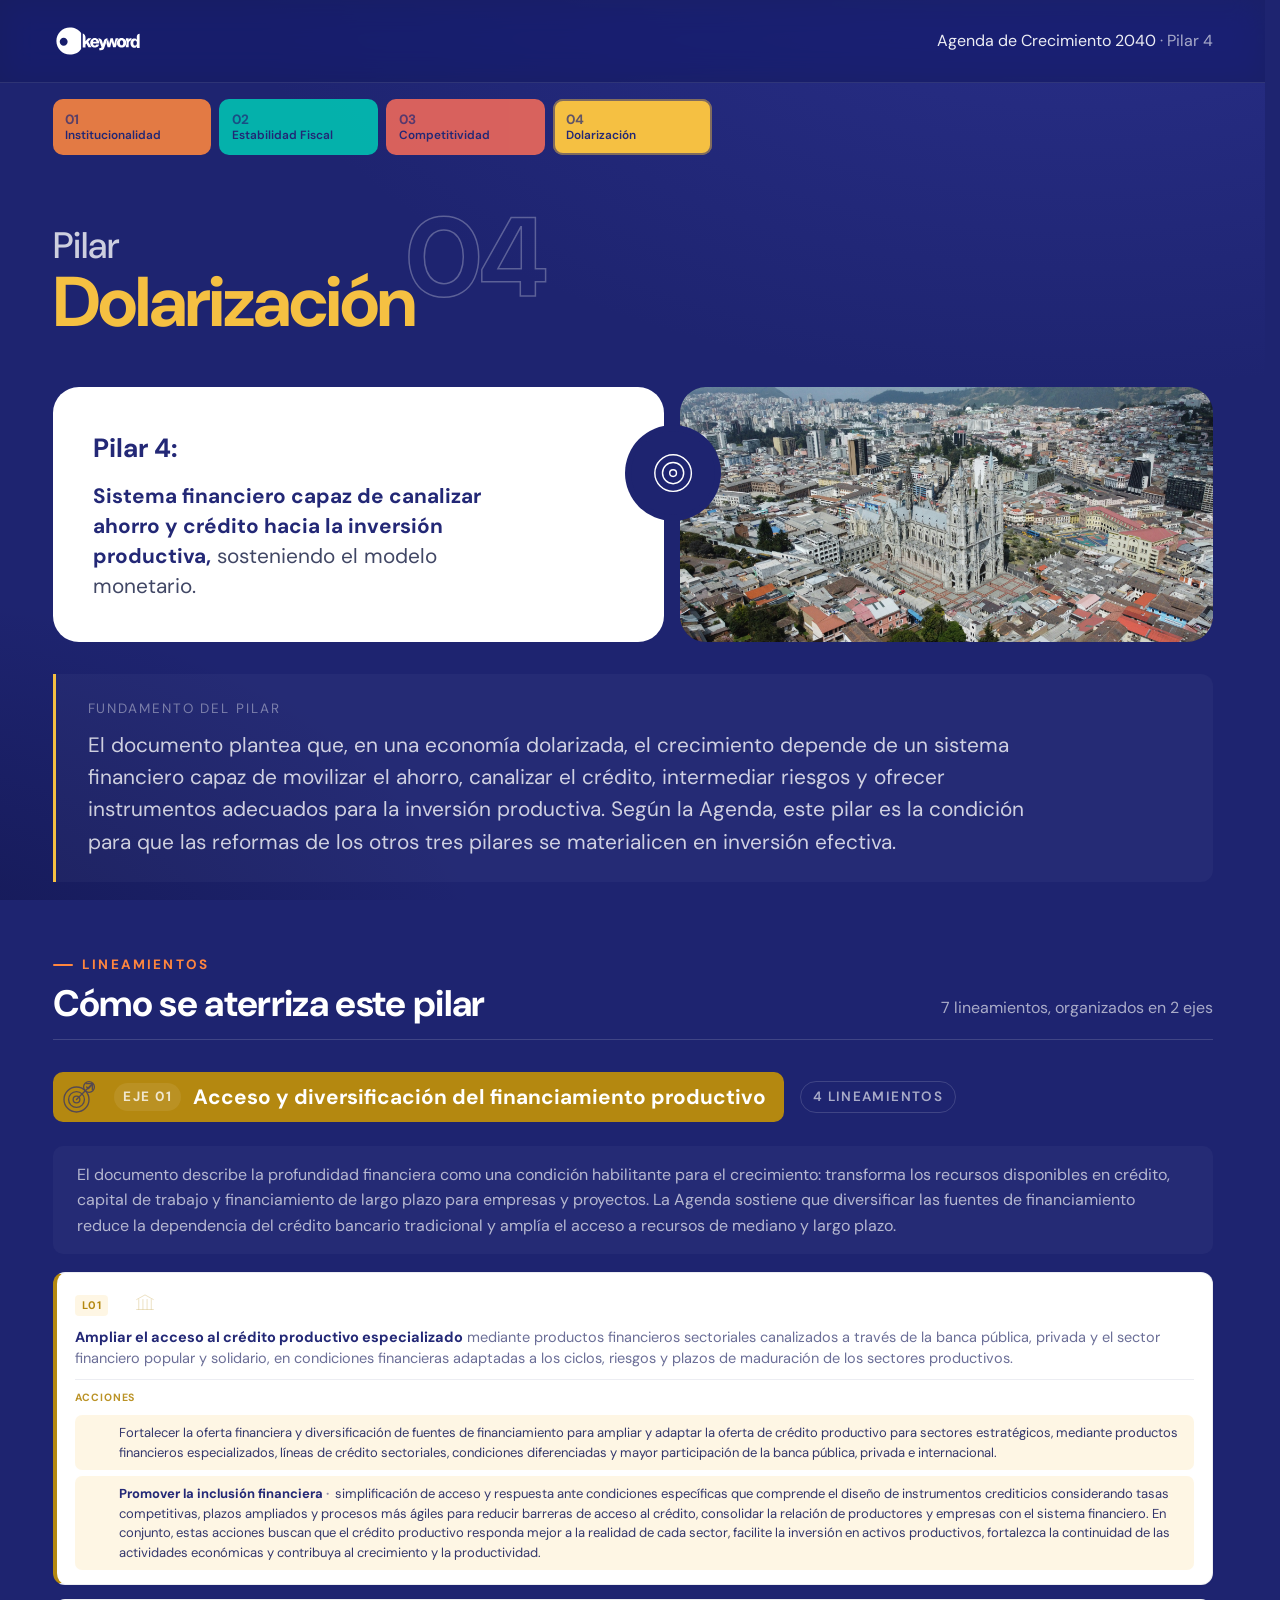
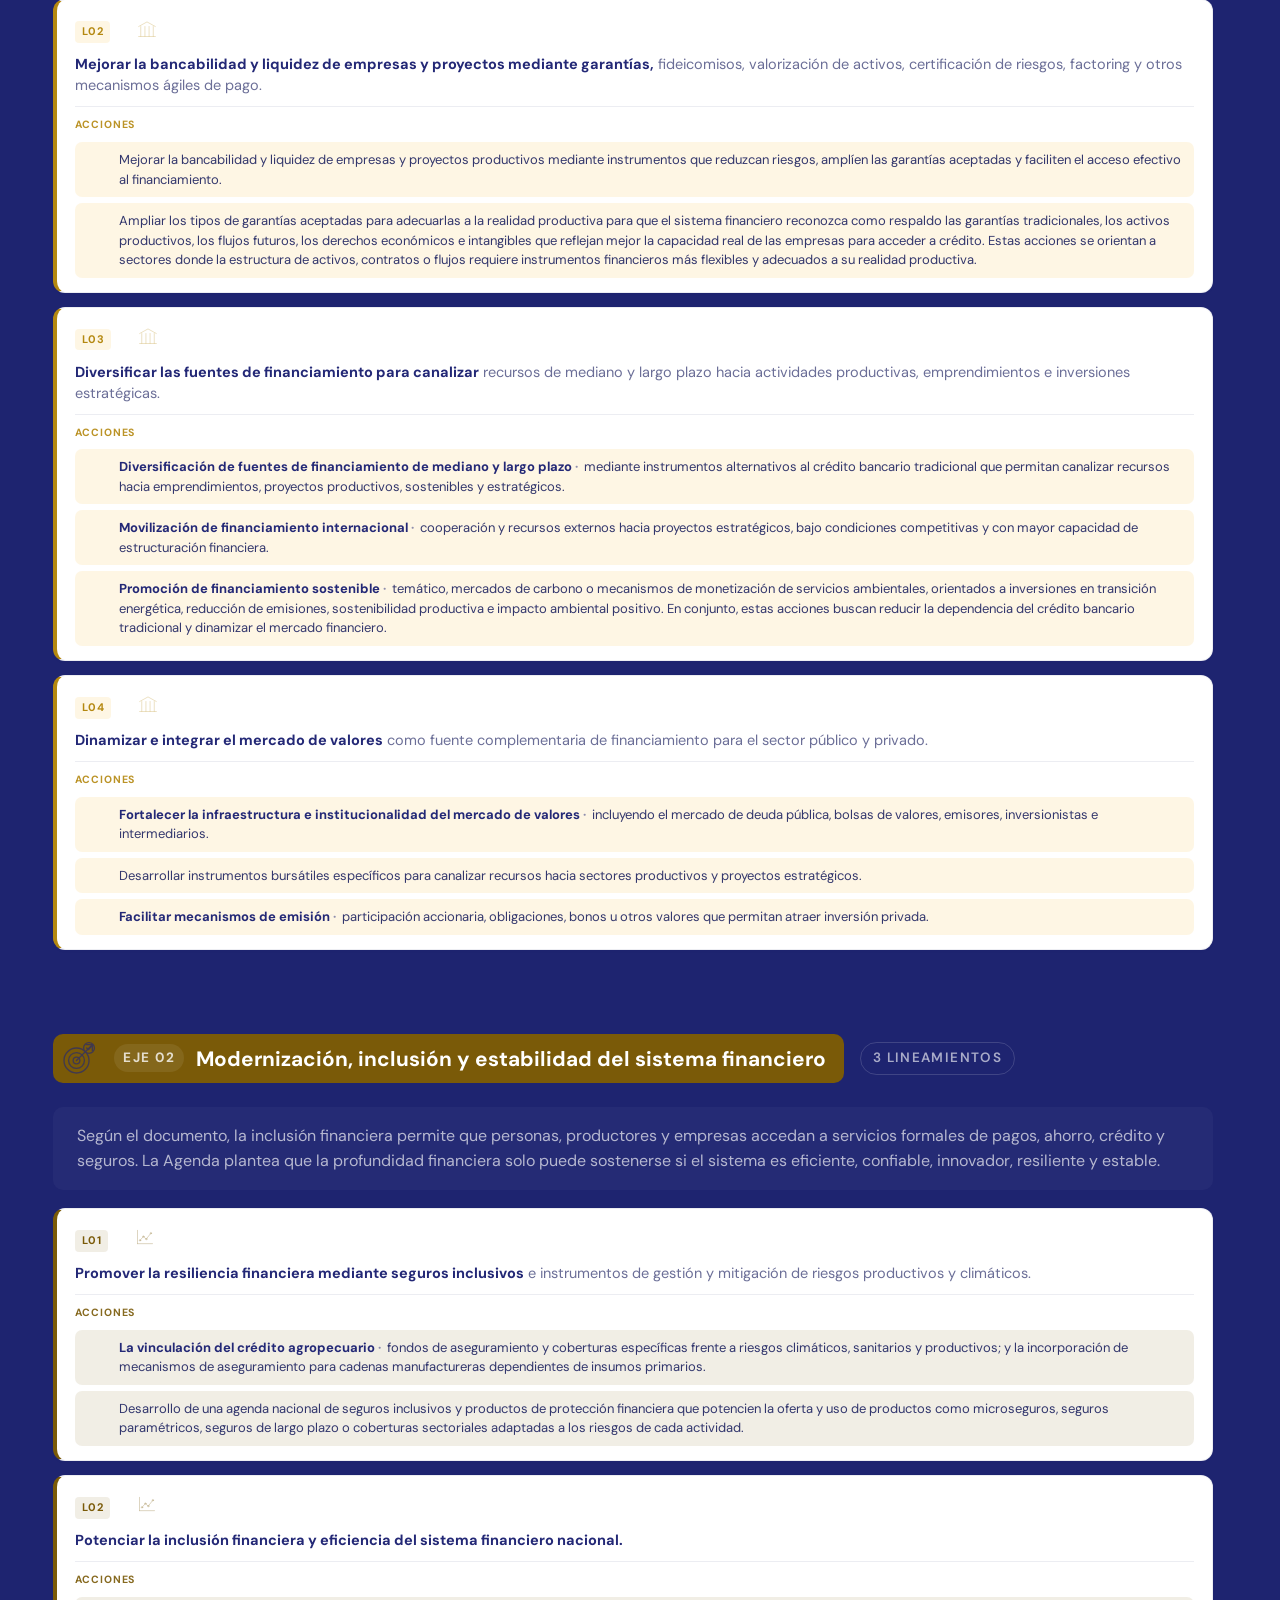
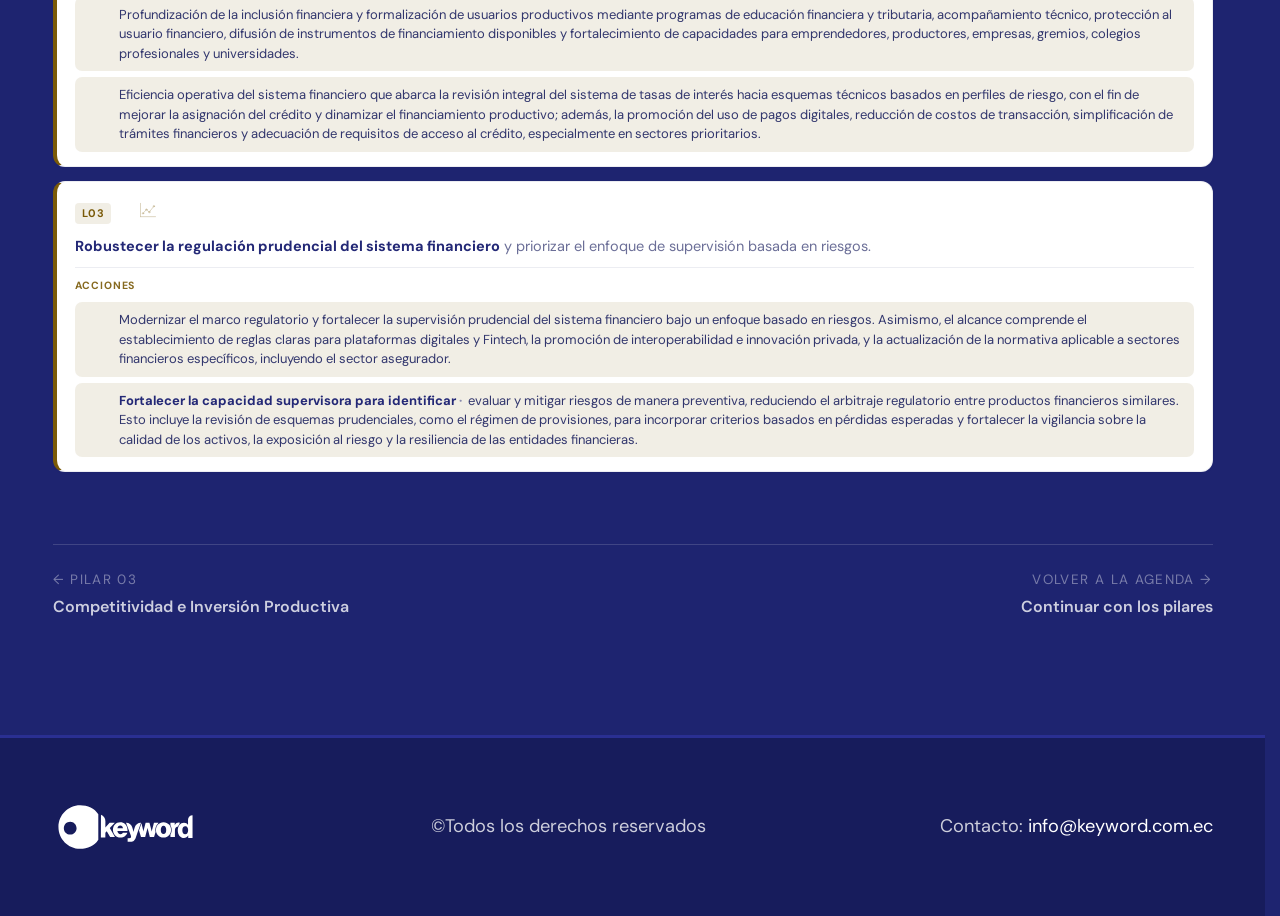
<file: pages/pilar-4.html>
<!doctype html>
<html lang="es">
<head>
  <meta charset="utf-8" />
  <meta name="viewport" content="width=device-width, initial-scale=1" />
  <title>Pilar 4 · Fortalecimiento de la Dolarización y Profundización Financiera — Agenda de Crecimiento Ecuador 2040</title>
  <meta name="description" content="Pilar 4 de Agenda de Crecimiento Ecuador 2040: Sistema financiero capaz de canalizar ahorro y crédito hacia la inversión productiva, sosteniendo el modelo monetario. Análisis de Keyword." />
  <link rel="preconnect" href="https://fonts.googleapis.com" />
  <link rel="preconnect" href="https://fonts.gstatic.com" crossorigin />
  <link rel="stylesheet" href="https://fonts.googleapis.com/css2?family=DM+Sans:opsz,wght@9..40,400;9..40,500;9..40,600;9..40,700&display=swap" />
  <link rel="stylesheet" href="../css/styles.css" />
</head>
<body class="obj-page--4">

<header class="site-header">
  <div class="wrap site-header__inner">
    <a href="../index.html" class="brand" aria-label="Keyword — inicio">
      <img src="../img/logo-keyword-white.svg" alt="Keyword" class="brand__logo" />
    </a>
    <nav class="nav-crumbs" aria-label="Ruta de navegación">
      <a href="../index.html">Agenda de Crecimiento 2040</a> · <span>Pilar 4</span>
    </nav>
  </div>
</header>

<main>

<nav class="wrap obj-nav-top" aria-label="Pilares de la Agenda">
  <div class="obj-nav-top__grid">
      <a class="obj-nav-top__item obj-nav-top__item--1" href="pilar-1.html">
        <small>01</small><span>Institucionalidad</span>
      </a>
      <a class="obj-nav-top__item obj-nav-top__item--2" href="pilar-2.html">
        <small>02</small><span>Estabilidad Fiscal</span>
      </a>
      <a class="obj-nav-top__item obj-nav-top__item--3" href="pilar-3.html">
        <small>03</small><span>Competitividad</span>
      </a>
      <a class="obj-nav-top__item obj-nav-top__item--4" href="pilar-4.html" aria-current="page">
        <small>04</small><span>Dolarización</span>
      </a>
  </div>
</nav>

<section class="obj-hero obj-hero--4" aria-labelledby="titulo-pilar">
  <div class="wrap">
    <p class="obj-hero__kicker">Pilar</p>
    <div class="obj-hero__row">
      <h1 class="obj-hero__name" id="titulo-pilar">Dolarización</h1>
      <span class="obj-hero__num" aria-hidden="true">04</span>
    </div>

    <div class="obj-intro">
      <div class="obj-intro__card">
        <p class="obj-intro__label">Pilar 4:</p>
        <p class="obj-intro__text"><b>Sistema financiero capaz de canalizar ahorro y crédito hacia la inversión productiva,</b> <span>sosteniendo el modelo monetario.</span></p>
      </div>
      <span class="obj-intro__badge" aria-hidden="true">
        <svg viewBox="0 0 48 48" fill="none" stroke="currentColor" stroke-width="1.5" stroke-linecap="round" stroke-linejoin="round"><circle cx="24" cy="24" r="19"/><circle cx="24" cy="24" r="11"/><circle cx="24" cy="24" r="3.5"/></svg>
      </span>
      <div class="obj-intro__photo">
        <img src="../img/pilar-4-photo.jpg" alt="" loading="lazy" />
      </div>
    </div>

    <div class="pilar-framing">
      <p class="pilar-framing__eyebrow">Fundamento del pilar</p>
      <p class="pilar-framing__text">El documento plantea que, en una economía dolarizada, el crecimiento depende de un sistema financiero capaz de movilizar el ahorro, canalizar el crédito, intermediar riesgos y ofrecer instrumentos adecuados para la inversión productiva. Según la Agenda, este pilar es la condición para que las reformas de los otros tres pilares se materialicen en inversión efectiva.</p>
    </div>

    <div class="roadmap">
      <header class="roadmap__head">
        <div>
          <p class="roadmap__eyebrow">Lineamientos</p>
          <h2 class="roadmap__title">Cómo se aterriza este pilar</h2>
        </div>
        <p class="roadmap__count">7 lineamientos, organizados en 2 ejes</p>
      </header>

      <section class="phase phase--inmediata phase--eje-1">
        <header class="phase__head">
          <span class="phase__flag"><svg class="phase__diana" viewBox="0 0 48 48" fill="none" stroke="currentColor" stroke-width="1.6" stroke-linecap="round" stroke-linejoin="round" aria-hidden="true"><circle cx="21" cy="27" r="15"/><circle cx="21" cy="27" r="9.5"/><circle cx="21" cy="27" r="4"/><path d="M21 27 40 8"/><path d="M33 8h7v7"/><circle cx="36" cy="12" r="6.5"/><path d="M33.2 12l2 2 3.6-3.8"/></svg><small>Eje 01</small>Acceso y diversificación del financiamiento productivo</span>
          <span class="phase__n">4 lineamientos</span>
        </header>
        <p class="phase__framing">El documento describe la profundidad financiera como una condición habilitante para el crecimiento: transforma los recursos disponibles en crédito, capital de trabajo y financiamiento de largo plazo para empresas y proyectos. La Agenda sostiene que diversificar las fuentes de financiamiento reduce la dependencia del crédito bancario tradicional y amplía el acceso a recursos de mediano y largo plazo.</p>
        <div class="phase__grid phase__grid--stacked">
          <article class="strat strat--eje-1">
            <div class="strat__body">
              <div class="strat__head">
                <span class="strat__index" aria-hidden="true">L01</span>
                <svg class="strat__glyph" width="96" height="96" viewBox="0 0 48 48" fill="none" stroke="currentColor" stroke-width="1.2" stroke-linecap="round" stroke-linejoin="round" aria-hidden="true"><path d="M4 18 24 7l20 11"/><path d="M4 42h40"/><path d="M9 18v24M19 18v24M29 18v24M39 18v24"/></svg>
              </div>
              <p class="strat__text"><b>Ampliar el acceso al crédito productivo especializado</b> <span>mediante productos financieros sectoriales canalizados a través de la banca pública, privada y el sector financiero popular y solidario, en condiciones financieras adaptadas a los ciclos, riesgos y plazos de maduración de los sectores productivos.</span></p>
              <div class="acciones-wrap">
                <p class="acciones-wrap__label">Acciones</p>
                <ul class="acciones">
                <li class="accion">
                  <span class="accion__bullet" aria-hidden="true"></span>
                  <div class="accion__body">
                    <p class="accion__text">Fortalecer la oferta financiera y diversificación de fuentes de financiamiento para ampliar y adaptar la oferta de crédito productivo para sectores estratégicos, mediante productos financieros especializados, líneas de crédito sectoriales, condiciones diferenciadas y mayor participación de la banca pública, privada e internacional.</p>
                  </div>
                </li>
                <li class="accion">
                  <span class="accion__bullet" aria-hidden="true"></span>
                  <div class="accion__body">
                    <p class="accion__text"><span class="accion__titulo">Promover la inclusión financiera</span> simplificación de acceso y respuesta ante condiciones específicas que comprende el diseño de instrumentos crediticios considerando tasas competitivas, plazos ampliados y procesos más ágiles para reducir barreras de acceso al crédito, consolidar la relación de productores y empresas con el sistema financiero. En conjunto, estas acciones buscan que el crédito productivo responda mejor a la realidad de cada sector, facilite la inversión en activos productivos, fortalezca la continuidad de las actividades económicas y contribuya al crecimiento y la productividad.</p>
                  </div>
                </li>
                </ul>
              </div>
            </div>
          </article>
          <article class="strat strat--eje-1">
            <div class="strat__body">
              <div class="strat__head">
                <span class="strat__index" aria-hidden="true">L02</span>
                <svg class="strat__glyph" width="96" height="96" viewBox="0 0 48 48" fill="none" stroke="currentColor" stroke-width="1.2" stroke-linecap="round" stroke-linejoin="round" aria-hidden="true"><path d="M4 18 24 7l20 11"/><path d="M4 42h40"/><path d="M9 18v24M19 18v24M29 18v24M39 18v24"/></svg>
              </div>
              <p class="strat__text"><b>Mejorar la bancabilidad y liquidez de empresas y proyectos mediante garantías,</b> <span>fideicomisos, valorización de activos, certificación de riesgos, factoring y otros mecanismos ágiles de pago.</span></p>
              <div class="acciones-wrap">
                <p class="acciones-wrap__label">Acciones</p>
                <ul class="acciones">
                <li class="accion">
                  <span class="accion__bullet" aria-hidden="true"></span>
                  <div class="accion__body">
                    <p class="accion__text">Mejorar la bancabilidad y liquidez de empresas y proyectos productivos mediante instrumentos que reduzcan riesgos, amplíen las garantías aceptadas y faciliten el acceso efectivo al financiamiento.</p>
                  </div>
                </li>
                <li class="accion">
                  <span class="accion__bullet" aria-hidden="true"></span>
                  <div class="accion__body">
                    <p class="accion__text">Ampliar los tipos de garantías aceptadas para adecuarlas a la realidad productiva para que el sistema financiero reconozca como respaldo las garantías tradicionales, los activos productivos, los flujos futuros, los derechos económicos e intangibles que reflejan mejor la capacidad real de las empresas para acceder a crédito. Estas acciones se orientan a sectores donde la estructura de activos, contratos o flujos requiere instrumentos financieros más flexibles y adecuados a su realidad productiva.</p>
                  </div>
                </li>
                </ul>
              </div>
            </div>
          </article>
          <article class="strat strat--eje-1">
            <div class="strat__body">
              <div class="strat__head">
                <span class="strat__index" aria-hidden="true">L03</span>
                <svg class="strat__glyph" width="96" height="96" viewBox="0 0 48 48" fill="none" stroke="currentColor" stroke-width="1.2" stroke-linecap="round" stroke-linejoin="round" aria-hidden="true"><path d="M4 18 24 7l20 11"/><path d="M4 42h40"/><path d="M9 18v24M19 18v24M29 18v24M39 18v24"/></svg>
              </div>
              <p class="strat__text"><b>Diversificar las fuentes de financiamiento para canalizar</b> <span>recursos de mediano y largo plazo hacia actividades productivas, emprendimientos e inversiones estratégicas.</span></p>
              <div class="acciones-wrap">
                <p class="acciones-wrap__label">Acciones</p>
                <ul class="acciones">
                <li class="accion">
                  <span class="accion__bullet" aria-hidden="true"></span>
                  <div class="accion__body">
                    <p class="accion__text"><span class="accion__titulo">Diversificación de fuentes de financiamiento de mediano y largo plazo</span> mediante instrumentos alternativos al crédito bancario tradicional que permitan canalizar recursos hacia emprendimientos, proyectos productivos, sostenibles y estratégicos.</p>
                  </div>
                </li>
                <li class="accion">
                  <span class="accion__bullet" aria-hidden="true"></span>
                  <div class="accion__body">
                    <p class="accion__text"><span class="accion__titulo">Movilización de financiamiento internacional</span> cooperación y recursos externos hacia proyectos estratégicos, bajo condiciones competitivas y con mayor capacidad de estructuración financiera.</p>
                  </div>
                </li>
                <li class="accion">
                  <span class="accion__bullet" aria-hidden="true"></span>
                  <div class="accion__body">
                    <p class="accion__text"><span class="accion__titulo">Promoción de financiamiento sostenible</span> temático, mercados de carbono o mecanismos de monetización de servicios ambientales, orientados a inversiones en transición energética, reducción de emisiones, sostenibilidad productiva e impacto ambiental positivo. En conjunto, estas acciones buscan reducir la dependencia del crédito bancario tradicional y dinamizar el mercado financiero.</p>
                  </div>
                </li>
                </ul>
              </div>
            </div>
          </article>
          <article class="strat strat--eje-1">
            <div class="strat__body">
              <div class="strat__head">
                <span class="strat__index" aria-hidden="true">L04</span>
                <svg class="strat__glyph" width="96" height="96" viewBox="0 0 48 48" fill="none" stroke="currentColor" stroke-width="1.2" stroke-linecap="round" stroke-linejoin="round" aria-hidden="true"><path d="M4 18 24 7l20 11"/><path d="M4 42h40"/><path d="M9 18v24M19 18v24M29 18v24M39 18v24"/></svg>
              </div>
              <p class="strat__text"><b>Dinamizar e integrar el mercado de valores</b> <span>como fuente complementaria de financiamiento para el sector público y privado.</span></p>
              <div class="acciones-wrap">
                <p class="acciones-wrap__label">Acciones</p>
                <ul class="acciones">
                <li class="accion">
                  <span class="accion__bullet" aria-hidden="true"></span>
                  <div class="accion__body">
                    <p class="accion__text"><span class="accion__titulo">Fortalecer la infraestructura e institucionalidad del mercado de valores</span> incluyendo el mercado de deuda pública, bolsas de valores, emisores, inversionistas e intermediarios.</p>
                  </div>
                </li>
                <li class="accion">
                  <span class="accion__bullet" aria-hidden="true"></span>
                  <div class="accion__body">
                    <p class="accion__text">Desarrollar instrumentos bursátiles específicos para canalizar recursos hacia sectores productivos y proyectos estratégicos.</p>
                  </div>
                </li>
                <li class="accion">
                  <span class="accion__bullet" aria-hidden="true"></span>
                  <div class="accion__body">
                    <p class="accion__text"><span class="accion__titulo">Facilitar mecanismos de emisión</span> participación accionaria, obligaciones, bonos u otros valores que permitan atraer inversión privada.</p>
                  </div>
                </li>
                </ul>
              </div>
            </div>
          </article>
        </div>
      </section>

      <section class="phase phase--1 phase--eje-2">
        <header class="phase__head">
          <span class="phase__flag"><svg class="phase__diana" viewBox="0 0 48 48" fill="none" stroke="currentColor" stroke-width="1.6" stroke-linecap="round" stroke-linejoin="round" aria-hidden="true"><circle cx="21" cy="27" r="15"/><circle cx="21" cy="27" r="9.5"/><circle cx="21" cy="27" r="4"/><path d="M21 27 40 8"/><path d="M33 8h7v7"/><circle cx="36" cy="12" r="6.5"/><path d="M33.2 12l2 2 3.6-3.8"/></svg><small>Eje 02</small>Modernización, inclusión y estabilidad del sistema financiero</span>
          <span class="phase__n">3 lineamientos</span>
        </header>
        <p class="phase__framing">Según el documento, la inclusión financiera permite que personas, productores y empresas accedan a servicios formales de pagos, ahorro, crédito y seguros. La Agenda plantea que la profundidad financiera solo puede sostenerse si el sistema es eficiente, confiable, innovador, resiliente y estable.</p>
        <div class="phase__grid phase__grid--stacked">
          <article class="strat strat--eje-2">
            <div class="strat__body">
              <div class="strat__head">
                <span class="strat__index" aria-hidden="true">L01</span>
                <svg class="strat__glyph" width="96" height="96" viewBox="0 0 48 48" fill="none" stroke="currentColor" stroke-width="1.2" stroke-linecap="round" stroke-linejoin="round" aria-hidden="true"><path d="M6 40h36M6 40V8"/><path d="M12 32l8-9 7 6 11-14"/><circle cx="12" cy="32" r="1.8"/><circle cx="20" cy="23" r="1.8"/><circle cx="27" cy="29" r="1.8"/><circle cx="38" cy="15" r="1.8"/></svg>
              </div>
              <p class="strat__text"><b>Promover la resiliencia financiera mediante seguros inclusivos</b> <span>e instrumentos de gestión y mitigación de riesgos productivos y climáticos.</span></p>
              <div class="acciones-wrap">
                <p class="acciones-wrap__label">Acciones</p>
                <ul class="acciones">
                <li class="accion">
                  <span class="accion__bullet" aria-hidden="true"></span>
                  <div class="accion__body">
                    <p class="accion__text"><span class="accion__titulo">La vinculación del crédito agropecuario</span> fondos de aseguramiento y coberturas específicas frente a riesgos climáticos, sanitarios y productivos; y la incorporación de mecanismos de aseguramiento para cadenas manufactureras dependientes de insumos primarios.</p>
                  </div>
                </li>
                <li class="accion">
                  <span class="accion__bullet" aria-hidden="true"></span>
                  <div class="accion__body">
                    <p class="accion__text">Desarrollo de una agenda nacional de seguros inclusivos y productos de protección financiera que potencien la oferta y uso de productos como microseguros, seguros paramétricos, seguros de largo plazo o coberturas sectoriales adaptadas a los riesgos de cada actividad.</p>
                  </div>
                </li>
                </ul>
              </div>
            </div>
          </article>
          <article class="strat strat--eje-2">
            <div class="strat__body">
              <div class="strat__head">
                <span class="strat__index" aria-hidden="true">L02</span>
                <svg class="strat__glyph" width="96" height="96" viewBox="0 0 48 48" fill="none" stroke="currentColor" stroke-width="1.2" stroke-linecap="round" stroke-linejoin="round" aria-hidden="true"><path d="M6 40h36M6 40V8"/><path d="M12 32l8-9 7 6 11-14"/><circle cx="12" cy="32" r="1.8"/><circle cx="20" cy="23" r="1.8"/><circle cx="27" cy="29" r="1.8"/><circle cx="38" cy="15" r="1.8"/></svg>
              </div>
              <p class="strat__text"><b>Potenciar la inclusión financiera y eficiencia del sistema financiero nacional.</b></p>
              <div class="acciones-wrap">
                <p class="acciones-wrap__label">Acciones</p>
                <ul class="acciones">
                <li class="accion">
                  <span class="accion__bullet" aria-hidden="true"></span>
                  <div class="accion__body">
                    <p class="accion__text">Profundización de la inclusión financiera y formalización de usuarios productivos mediante programas de educación financiera y tributaria, acompañamiento técnico, protección al usuario financiero, difusión de instrumentos de financiamiento disponibles y fortalecimiento de capacidades para emprendedores, productores, empresas, gremios, colegios profesionales y universidades.</p>
                  </div>
                </li>
                <li class="accion">
                  <span class="accion__bullet" aria-hidden="true"></span>
                  <div class="accion__body">
                    <p class="accion__text">Eficiencia operativa del sistema financiero que abarca la revisión integral del sistema de tasas de interés hacia esquemas técnicos basados en perfiles de riesgo, con el fin de mejorar la asignación del crédito y dinamizar el financiamiento productivo; además, la promoción del uso de pagos digitales, reducción de costos de transacción, simplificación de trámites financieros y adecuación de requisitos de acceso al crédito, especialmente en sectores prioritarios.</p>
                  </div>
                </li>
                </ul>
              </div>
            </div>
          </article>
          <article class="strat strat--eje-2">
            <div class="strat__body">
              <div class="strat__head">
                <span class="strat__index" aria-hidden="true">L03</span>
                <svg class="strat__glyph" width="96" height="96" viewBox="0 0 48 48" fill="none" stroke="currentColor" stroke-width="1.2" stroke-linecap="round" stroke-linejoin="round" aria-hidden="true"><path d="M6 40h36M6 40V8"/><path d="M12 32l8-9 7 6 11-14"/><circle cx="12" cy="32" r="1.8"/><circle cx="20" cy="23" r="1.8"/><circle cx="27" cy="29" r="1.8"/><circle cx="38" cy="15" r="1.8"/></svg>
              </div>
              <p class="strat__text"><b>Robustecer la regulación prudencial del sistema financiero</b> <span>y priorizar el enfoque de supervisión basada en riesgos.</span></p>
              <div class="acciones-wrap">
                <p class="acciones-wrap__label">Acciones</p>
                <ul class="acciones">
                <li class="accion">
                  <span class="accion__bullet" aria-hidden="true"></span>
                  <div class="accion__body">
                    <p class="accion__text">Modernizar el marco regulatorio y fortalecer la supervisión prudencial del sistema financiero bajo un enfoque basado en riesgos. Asimismo, el alcance comprende el establecimiento de reglas claras para plataformas digitales y Fintech, la promoción de interoperabilidad e innovación privada, y la actualización de la normativa aplicable a sectores financieros específicos, incluyendo el sector asegurador.</p>
                  </div>
                </li>
                <li class="accion">
                  <span class="accion__bullet" aria-hidden="true"></span>
                  <div class="accion__body">
                    <p class="accion__text"><span class="accion__titulo">Fortalecer la capacidad supervisora para identificar</span> evaluar y mitigar riesgos de manera preventiva, reduciendo el arbitraje regulatorio entre productos financieros similares. Esto incluye la revisión de esquemas prudenciales, como el régimen de provisiones, para incorporar criterios basados en pérdidas esperadas y fortalecer la vigilancia sobre la calidad de los activos, la exposición al riesgo y la resiliencia de las entidades financieras.</p>
                  </div>
                </li>
                </ul>
              </div>
            </div>
          </article>
        </div>
      </section>
    </div>

    <nav class="obj-pager" aria-label="Navegación entre pilares">
      <a class="obj-pager__link obj-pager__link--prev" href="pilar-3.html">
        <small>← Pilar 03</small>
        <strong>Competitividad e Inversión Productiva</strong>
      </a>
      <a class="obj-pager__link obj-pager__link--next" href="../index.html#pilares">
        <small>Volver a la Agenda →</small>
        <strong>Continuar con los pilares</strong>
      </a>
    </nav>
  </div>
</section>

</main>

<footer class="site-footer">
  <div class="wrap site-footer__inner">
    <img src="../img/logo-keyword-white.svg" alt="Keyword" class="site-footer__logo" />
    <p class="site-footer__copy">©Todos los derechos reservados</p>
    <p class="site-footer__contact">Contacto: <a href="mailto:info@keyword.com.ec">info@keyword.com.ec</a></p>
  </div>
</footer>

</body>
</html>
</file>
<file: css/styles.css>
/* ============================================================
   KEYWORD — Plantilla base para micrositios
   Sistema visual v2.0 — calidad producción
   ------------------------------------------------------------
   Lenguaje visual heredado del PDF de referencia:
   · Campo índigo profundo como lienzo
   · DM Sans única familia, pesos 400-700
   · Números outline gigantes como firma
   · Cover cards color + foto
   · Tarjetas glass flotantes, radios generosos
   · "Metas" con bandera naranja/verde
   ============================================================ */

:root {
  /* ---- Color ---- */
  --indigo:        #1E2470;
  --indigo-deep:   #171C5C;
  --indigo-soft:   #2A2F92;
  --ink:           #232876;   /* texto sobre bloques de color */
  --white:         #FFFFFF;

  --t-90: rgba(255,255,255,0.92);
  --t-75: rgba(255,255,255,0.78);
  --t-60: rgba(255,255,255,0.62);
  --t-40: rgba(255,255,255,0.40);
  --t-15: rgba(255,255,255,0.15);
  --t-10: rgba(255,255,255,0.10);
  --t-08: rgba(255,255,255,0.075);

  --orange:  #FF863E;   /* Metas + acento primario */
  --green:   #A2C56B;   /* Metas alternas */

  /* 7 acentos, uno por objetivo */
  --obj-1: #FF863E;
  --obj-2: #01C5B4;
  --obj-3: #F26A5A;
  --obj-4: #F5C042;
  --obj-5: #A2C56B;
  --obj-6: #4E9F5E;
  --obj-7: #B096F8;

  /* ---- Tipografía ---- */
  --font: "DM Sans", ui-sans-serif, system-ui, -apple-system, sans-serif;

  /* Escala fluida */
  --fs-xs:   clamp(0.78rem, 0.75rem + 0.12vw, 0.85rem);
  --fs-sm:   clamp(0.9rem, 0.86rem + 0.18vw, 1rem);
  --fs-base: clamp(1rem, 0.95rem + 0.28vw, 1.14rem);
  --fs-md:   clamp(1.12rem, 1.05rem + 0.34vw, 1.3rem);
  --fs-lg:   clamp(1.35rem, 1.2rem + 0.6vw, 1.65rem);
  --fs-xl:   clamp(1.7rem, 1.45rem + 1.1vw, 2.3rem);
  --fs-2xl:  clamp(2.15rem, 1.8rem + 1.8vw, 3.15rem);
  --fs-3xl:  clamp(2.7rem, 2.1rem + 2.9vw, 4.4rem);
  --fs-hero: clamp(2.8rem, 2rem + 3.9vw, 5rem);

  /* ---- Espaciado (escala 8) ---- */
  --s-1: 0.5rem;
  --s-2: 0.75rem;
  --s-3: 1rem;
  --s-4: 1.5rem;
  --s-5: 2rem;
  --s-6: 3rem;
  --s-7: 4rem;
  --s-section: clamp(4rem, 9vw, 7.5rem);

  /* ---- Layout ---- */
  --wrap:   1160px;
  --gutter: clamp(1.25rem, 4vw, 2.5rem);

  /* ---- Radios ---- */
  --r-sm: 10px;
  --r:    18px;
  --r-lg: 26px;
  --r-xl: 34px;

  /* ---- Sombras / elevación ---- */
  --elev-1: 0 2px 10px rgba(10, 12, 40, 0.25);
  --elev-2: 0 12px 34px rgba(10, 12, 40, 0.35);
  --elev-3: 0 24px 60px rgba(10, 12, 40, 0.45);

  /* ---- Motion ---- */
  --ease: cubic-bezier(0.22, 1, 0.36, 1);
  --t-fast: 180ms;
  --t-med:  320ms;
}

/* ============================================================
   Base
   ============================================================ */
*, *::before, *::after { box-sizing: border-box; }

html {
  -webkit-text-size-adjust: 100%;
  scroll-behavior: smooth;
  scrollbar-gutter: stable;
}

body {
  margin: 0;
  font-family: var(--font);
  font-size: var(--fs-base);
  line-height: 1.6;
  color: var(--white);
  background-color: var(--indigo);
  background-image:
    radial-gradient(90rem 50rem at 85% -10%, rgba(64, 70, 190, 0.35), transparent 60%),
    radial-gradient(70rem 45rem at -10% 110%, rgba(12, 14, 60, 0.55), transparent 55%);
  background-attachment: fixed;
  -webkit-font-smoothing: antialiased;
  text-rendering: optimizeLegibility;
  min-height: 100dvh;
}

img, svg { display: block; max-width: 100%; height: auto; }
a { color: inherit; }

::selection { background: var(--orange); color: var(--ink); }

:focus-visible {
  outline: 2px solid var(--orange);
  outline-offset: 3px;
  border-radius: 4px;
}

h1, h2, h3, h4 {
  font-weight: 700;
  line-height: 1.08;
  letter-spacing: -0.018em;
  margin: 0;
  text-wrap: balance;
}

p { margin: 0; }

.wrap {
  width: min(var(--wrap), 100% - var(--gutter) * 2);
  margin-inline: auto;
}

/* ============================================================
   Header
   ============================================================ */
.site-header {
  position: sticky;
  top: 0;
  z-index: 40;
  background: rgba(23, 28, 92, 0.72);
  backdrop-filter: saturate(1.5) blur(16px);
  -webkit-backdrop-filter: saturate(1.5) blur(16px);
  border-bottom: 1px solid var(--t-10);
}
.site-header__inner {
  display: flex;
  align-items: center;
  justify-content: space-between;
  gap: var(--s-3);
  height: 82px;
}
.brand {
  display: inline-flex;
  align-items: center;
  text-decoration: none;
  flex-shrink: 0;
}
.brand__logo { height: 36px; width: auto; }
@media (max-width: 560px) {
  .site-header__inner { height: 68px; }
  .brand__logo { height: 30px; }
}

.nav-crumbs {
  font-size: var(--fs-sm);
  color: var(--t-60);
  white-space: nowrap;
  overflow: hidden;
  text-overflow: ellipsis;
}
.nav-crumbs a {
  color: var(--t-90);
  text-decoration: none;
  transition: color var(--t-fast) var(--ease);
}
.nav-crumbs a:hover { color: var(--orange); }

/* ============================================================
   HERO — split como la portada del PDF (texto | foto fundida)
   ============================================================ */
.hero {
  position: relative;
  overflow: hidden;
  isolation: isolate;
}
.hero__media {
  position: absolute;
  inset: 0;
  z-index: -1;
}
.hero__media img {
  width: 100%;
  height: 100%;
  object-fit: cover;
  object-position: 70% center;
  opacity: 0.55;
}
/* Degradado izquierda→derecha: el texto siempre asienta sobre índigo */
.hero__media::after {
  content: "";
  position: absolute;
  inset: 0;
  background:
    linear-gradient(90deg,
      var(--indigo) 0%,
      rgba(30, 36, 112, 0.96) 34%,
      rgba(30, 36, 112, 0.72) 58%,
      rgba(30, 36, 112, 0.35) 100%),
    linear-gradient(0deg,
      rgba(30, 36, 112, 0.9) 0%,
      transparent 30%);
}

.hero__inner {
  display: grid;
  grid-template-columns: minmax(0, 760px);
  min-height: clamp(560px, 76vh, 800px);
  align-content: center;
  padding-block: clamp(4rem, 9vw, 6.5rem);
}

/* Logo dentro del banner — firma editorial de la referencia */
.hero__logo {
  height: clamp(52px, 6.5vw, 78px);
  width: auto;
  margin-bottom: clamp(2rem, 5vw, 3.25rem);
}
.hero__eyebrow {
  font-size: clamp(1.05rem, 0.9rem + 0.7vw, 1.5rem);
  font-weight: 400;
  line-height: 1.35;
  color: var(--t-75);
  margin-bottom: var(--s-3);
  max-width: 30ch;
}
.hero__title {
  font-size: var(--fs-hero);
  max-width: 15ch;
  margin-bottom: var(--s-4);
}
.hero__subtitle {
  font-size: var(--fs-md);
  line-height: 1.55;
  color: var(--t-75);
  max-width: 54ch;
}
.hero__meta {
  margin-top: clamp(2rem, 5vw, 3.25rem);
  display: flex;
  flex-wrap: wrap;
  gap: var(--s-4) var(--s-6);
}
.hero__meta span {
  font-size: var(--fs-xs);
  font-weight: 600;
  letter-spacing: 0.14em;
  text-transform: uppercase;
  color: var(--t-60);
}
.hero__meta strong {
  display: block;
  margin-top: 0.3rem;
  font-size: var(--fs-md);
  font-weight: 600;
  letter-spacing: normal;
  text-transform: none;
  color: var(--white);
}

/* ============================================================
   Secciones — ritmo vertical consistente
   ============================================================ */
.section { padding-block: calc(var(--s-section) / 2); }
.section:first-of-type { padding-top: var(--s-section); }
.section:last-of-type  { padding-bottom: var(--s-section); }

/* Encabezado de sección con número outline (firma del PDF) */
.section-mark {
  position: relative;
  margin-bottom: clamp(2.25rem, 5vw, 3.5rem);
  max-width: 640px;
}
.section-mark__num {
  position: absolute;
  top: 50%;
  right: calc(-1 * clamp(0rem, 8vw, 9rem));
  transform: translateY(-58%);
  font-size: clamp(5rem, 12vw, 9.5rem);
  font-weight: 700;
  line-height: 1;
  letter-spacing: -0.04em;
  color: transparent;
  -webkit-text-stroke: 1.5px var(--t-15);
  pointer-events: none;
  user-select: none;
}
@media (max-width: 900px) {
  .section-mark__num {
    position: static;
    display: block;
    transform: none;
    font-size: 4rem;
    margin-bottom: 0.25rem;
  }
}
.section-mark__eyebrow {
  display: inline-flex;
  align-items: center;
  gap: 0.6rem;
  font-size: var(--fs-sm);
  font-weight: 500;
  color: var(--t-60);
  margin-bottom: var(--s-2);
}
.section-mark__eyebrow::before {
  content: "";
  width: 22px;
  height: 2px;
  background: var(--orange);
  border-radius: 2px;
}
.section-mark__title {
  font-size: var(--fs-2xl);
  margin-bottom: var(--s-2);
}
.section-mark__lead {
  font-size: var(--fs-md);
  color: var(--t-75);
  max-width: 56ch;
}

/* ============================================================
   Datos de interés — 4 + banner destacado
   ============================================================ */
.facts-grid {
  display: grid;
  gap: var(--s-3);
  grid-template-columns: repeat(4, 1fr);
}
@media (max-width: 1024px) { .facts-grid { grid-template-columns: repeat(2, 1fr); } }
@media (max-width: 560px)  { .facts-grid { grid-template-columns: 1fr; } }

.fact {
  background: var(--t-08);
  border: 1px solid var(--t-10);
  border-radius: var(--r);
  padding: var(--s-4);
  display: flex;
  flex-direction: column;
  gap: var(--s-2);
  transition: background var(--t-fast) var(--ease), border-color var(--t-fast) var(--ease);
}
.fact:hover { background: var(--t-10); border-color: var(--t-15); }
.fact__label {
  font-size: var(--fs-xs);
  font-weight: 700;
  letter-spacing: 0.16em;
  text-transform: uppercase;
  color: var(--orange);
}
.fact__text {
  font-size: var(--fs-sm);
  line-height: 1.6;
  color: var(--t-75);
}
.fact__text strong { color: var(--white); font-weight: 600; }

/* Banner destacado — impacto empresarial */
.fact--highlight {
  grid-column: 1 / -1;
  flex-direction: row;
  align-items: flex-start;
  gap: var(--s-4);
  background: linear-gradient(120deg, rgba(255, 134, 62, 0.14), rgba(255, 134, 62, 0.05) 55%, transparent);
  border-color: rgba(255, 134, 62, 0.3);
  padding: var(--s-4) var(--s-5);
}
.fact--highlight:hover { background: linear-gradient(120deg, rgba(255,134,62,0.18), rgba(255,134,62,0.07) 55%, transparent); }
.fact--highlight .fact__icon {
  flex-shrink: 0;
  width: 46px;
  height: 46px;
  border-radius: 50%;
  border: 1.5px solid rgba(255, 134, 62, 0.6);
  display: grid;
  place-items: center;
  color: var(--orange);
}
.fact--highlight .fact__text { max-width: 72ch; font-size: var(--fs-base); }
@media (max-width: 560px) {
  .fact--highlight { flex-direction: column; }
}

/* ============================================================
   Aspectos — cita + tarjetas temáticas
   ============================================================ */
.pull-quote {
  margin: 0 0 clamp(2rem, 5vw, 3rem);
  padding-left: var(--s-5);
  border-left: 3px solid var(--orange);
  font-size: var(--fs-lg);
  font-weight: 500;
  line-height: 1.45;
  max-width: 68ch;
  text-wrap: pretty;
}
.pull-quote strong { font-weight: 700; }
.pull-quote cite {
  display: block;
  margin-top: var(--s-3);
  font-style: normal;
  font-size: var(--fs-xs);
  font-weight: 600;
  letter-spacing: 0.14em;
  text-transform: uppercase;
  color: var(--t-60);
}

.topic-grid {
  display: grid;
  gap: var(--s-3);
  grid-template-columns: repeat(2, 1fr);
}
@media (max-width: 800px) { .topic-grid { grid-template-columns: 1fr; } }

.topic {
  position: relative;
  border-radius: var(--r-lg);
  padding: var(--s-5);
  display: flex;
  flex-direction: column;
  gap: var(--s-3);
  overflow: hidden;
  isolation: isolate;
  transition: transform var(--t-med) var(--ease), filter var(--t-med) var(--ease);
}
.topic:hover { transform: translateY(-4px); }
.topic::after {
  content: "";
  position: absolute;
  z-index: -1;
  top: -50%;
  right: -25%;
  width: 75%;
  aspect-ratio: 1;
  border-radius: 50%;
  background: radial-gradient(circle, currentColor 0%, transparent 68%);
  opacity: 0.1;
  pointer-events: none;
}

/* Cada tarjeta toma un color del sistema — el fondo plano las apagaba */
.topic--a { background: var(--indigo-deep); color: var(--white); }
.topic--b { background: #4349B4;            color: var(--white); }
.topic--c { background: var(--green);       color: var(--ink); }
.topic--d { background: #B096F8;            color: var(--ink); }
.topic--a:hover, .topic--b:hover { filter: brightness(1.2); }
.topic--c:hover, .topic--d:hover { filter: brightness(1.05); }

.topic__head {
  display: flex;
  align-items: center;
  gap: var(--s-3);
}
.topic__icon {
  flex-shrink: 0;
  width: 52px;
  height: 52px;
  border-radius: 50%;
  border: 1.5px solid currentColor;
  border-color: color-mix(in srgb, currentColor 45%, transparent);
  display: grid;
  place-items: center;
  color: inherit;
}
.topic__title { font-size: var(--fs-md); color: inherit; }
.topic ul {
  margin: 0;
  padding-left: 1.15rem;
  font-size: var(--fs-sm);
  line-height: 1.55;
  display: flex;
  flex-direction: column;
  gap: 0.5rem;
  color: inherit;
}
.topic ul li { opacity: 0.88; }
.topic ul li::marker { opacity: 0.5; }
.topic ul li strong { font-weight: 700; opacity: 1; }

/* ============================================================
   MURO DE OBJETIVOS — cover cards (firma del PDF)
   Desktop: fila de 4 + fila de 3 centrada
   ============================================================ */
.objectives__grid {
  display: grid;
  gap: var(--s-3);
  grid-template-columns: repeat(8, 1fr);
}
.obj-cover { grid-column: span 2; }
/* Fila 2 centrada: 3 tarjetas de 2 col, arrancando en col 2 */
.obj-cover:nth-child(5) { grid-column: 2 / span 2; }
@media (max-width: 1024px) {
  .objectives__grid { grid-template-columns: repeat(6, 1fr); }
  .obj-cover { grid-column: span 2 !important; }
}
@media (max-width: 760px) {
  .objectives__grid { grid-template-columns: repeat(2, 1fr); }
  .obj-cover { grid-column: span 1 !important; }
}
@media (max-width: 420px) {
  .objectives__grid { grid-template-columns: 1fr; }
}

.obj-cover {
  position: relative;
  display: flex;
  flex-direction: column;
  border-radius: var(--r-lg);
  overflow: hidden;
  text-decoration: none;
  color: inherit;
  aspect-ratio: 3 / 4.1;
  box-shadow: var(--elev-1);
  transition: transform var(--t-med) var(--ease), box-shadow var(--t-med) var(--ease);
  isolation: isolate;
}
.obj-cover:hover,
.obj-cover:focus-visible {
  transform: translateY(-6px);
  box-shadow: var(--elev-3);
}

.obj-cover__top {
  position: relative;
  flex: 0 0 46%;
  padding: var(--s-3) var(--s-3) var(--s-2);
  display: flex;
  flex-direction: column;
  overflow: hidden;
}
.obj-cover__num {
  position: absolute;
  right: 0.4rem;
  bottom: -0.65rem;
  font-size: clamp(3.4rem, 6vw, 4.9rem);
  font-weight: 700;
  line-height: 1;
  letter-spacing: -0.04em;
  color: rgba(255, 255, 255, 0.38);
  pointer-events: none;
  user-select: none;
}
.obj-cover__title {
  position: relative;
  z-index: 1;
  color: var(--ink);
  font-size: var(--fs-md);
  font-weight: 700;
  line-height: 1.16;
  max-width: 9ch;
}
.obj-cover__cta {
  position: relative;
  z-index: 1;
  margin-top: auto;
  display: flex;
  flex-direction: column;
  align-items: flex-start;
  gap: 6px;
}
/* Pill principal: acción explícita "Explorar pilar →" */
.obj-cover__cta-pill {
  display: inline-flex;
  align-items: center;
  gap: 6px;
  padding: 7px 13px 7px 14px;
  background: var(--ink);
  color: var(--white);
  border-radius: 999px;
  font-family: "DM Sans", sans-serif;
  font-size: 12px;
  font-weight: 700;
  letter-spacing: 0.04em;
  transition: background var(--t-fast) var(--ease),
              transform var(--t-fast) var(--ease);
}
.obj-cover__cta-pill svg {
  width: 14px;
  height: 14px;
  transition: transform var(--t-fast) var(--ease);
}
.obj-cover:hover .obj-cover__cta-pill,
.obj-cover:focus-visible .obj-cover__cta-pill {
  background: var(--indigo-deep);
  transform: translateY(-1px);
}
.obj-cover:hover .obj-cover__cta-pill svg,
.obj-cover:focus-visible .obj-cover__cta-pill svg {
  transform: translateX(3px);
}
/* Meta abajo: "N lineamientos" en tono secundario */
.obj-cover__meta {
  font-family: "DM Sans", sans-serif;
  font-size: 11px;
  font-weight: 600;
  letter-spacing: 0.06em;
  color: var(--ink);
  opacity: 0.6;
  text-transform: uppercase;
}
.obj-cover:hover .obj-cover__meta,
.obj-cover:focus-visible .obj-cover__meta { opacity: 0.85; }

.obj-cover__photo {
  flex: 1;
  overflow: hidden;
  background: var(--indigo-deep);
}
.obj-cover__photo img {
  width: 100%;
  height: 100%;
  object-fit: cover;
  transition: transform 600ms var(--ease);
}
.obj-cover:hover .obj-cover__photo img { transform: scale(1.05); }

.obj-cover--1 .obj-cover__top { background: var(--obj-1); }
.obj-cover--2 .obj-cover__top { background: var(--obj-2); }
.obj-cover--3 .obj-cover__top { background: var(--obj-3); }
.obj-cover--4 .obj-cover__top { background: var(--obj-4); }
.obj-cover--5 .obj-cover__top { background: var(--obj-5); }
.obj-cover--6 .obj-cover__top { background: var(--obj-6); }
.obj-cover--7 .obj-cover__top { background: var(--obj-7); }

/* ============================================================
   PÁGINA DE OBJETIVO
   ============================================================ */

/* Mini navegación superior de objetivos */
.obj-nav-top { padding-block: var(--s-3) 0; }
.obj-nav-top__grid {
  display: grid;
  grid-template-columns: repeat(7, 1fr);
  gap: var(--s-1);
}
@media (max-width: 900px) { .obj-nav-top__grid { grid-template-columns: repeat(4, 1fr); } }
@media (max-width: 540px) { .obj-nav-top__grid { grid-template-columns: repeat(2, 1fr); } }

.obj-nav-top__item {
  min-height: 56px;
  display: flex;
  flex-direction: column;
  justify-content: center;
  gap: 0.1rem;
  padding: 0.5rem 0.8rem;
  border-radius: var(--r-sm);
  text-decoration: none;
  color: var(--ink);
  line-height: 1.15;
  transition: transform var(--t-fast) var(--ease), filter var(--t-fast) var(--ease), opacity var(--t-fast) var(--ease);
  opacity: 0.88;
}
.obj-nav-top__item:hover { transform: translateY(-2px); filter: brightness(1.07); opacity: 1; }
.obj-nav-top__item small {
  font-weight: 700;
  font-size: var(--fs-xs);
  opacity: 0.7;
}
.obj-nav-top__item span {
  font-weight: 600;
  font-size: 0.74rem;
}
.obj-nav-top__item[aria-current="page"] {
  opacity: 1;
  box-shadow: inset 0 0 0 2px rgba(35, 40, 118, 0.55);
}

.obj-nav-top__item--1 { background: var(--obj-1); }
.obj-nav-top__item--2 { background: var(--obj-2); }
.obj-nav-top__item--3 { background: var(--obj-3); }
.obj-nav-top__item--4 { background: var(--obj-4); }
.obj-nav-top__item--5 { background: var(--obj-5); }
.obj-nav-top__item--6 { background: var(--obj-6); }
.obj-nav-top__item--7 { background: var(--obj-7); }

/* Hero del objetivo — "Objetivo / Nombre / número outline" */
.obj-hero { padding-block: clamp(2.5rem, 7vw, 4.5rem) 0; }
.obj-hero__kicker {
  font-size: var(--fs-xl);
  font-weight: 500;
  color: var(--t-75);
  line-height: 1;
}
.obj-hero__row {
  position: relative;
  display: inline-block;
  max-width: 100%;
  padding-right: clamp(3rem, 10vw, 8rem);
}
.obj-hero__name {
  font-size: var(--fs-3xl);
  font-weight: 700;
  letter-spacing: -0.03em;
  line-height: 1.02;
  margin-top: 0.2rem;
  /* Nombres largos ("Institucionalidad") deben poder reducirse
     sin romper el ancho del viewport en móvil */
  font-size: clamp(2rem, 8.5vw, 4.4rem);
  overflow-wrap: anywhere;
}
.obj-hero__num {
  position: absolute;
  top: -0.55em;
  right: 0;
  font-size: clamp(3rem, 9vw, 7rem);
  font-weight: 700;
  line-height: 1;
  letter-spacing: -0.04em;
  color: transparent;
  -webkit-text-stroke: 1.5px rgba(255, 255, 255, 0.28);
  pointer-events: none;
  user-select: none;
  max-width: 100%;
}
.obj-hero--1 .obj-hero__name { color: var(--obj-1); }
.obj-hero--2 .obj-hero__name { color: var(--obj-2); }
.obj-hero--3 .obj-hero__name { color: var(--obj-3); }
.obj-hero--4 .obj-hero__name { color: var(--obj-4); }
.obj-hero--5 .obj-hero__name { color: var(--obj-5); }
.obj-hero--6 .obj-hero__name { color: var(--obj-6); }
.obj-hero--7 .obj-hero__name { color: var(--obj-7); }

/* Descriptor con conector de punto.
   OJO: hoy no se emite en ninguna página. En el PDF de referencia el eje
   tiene DOS textos distintos (una bajada temática + el objetivo), pero
   nuestro documento trae un solo texto por objetivo, así que este bloque
   repetía palabra por palabra lo que ya dice la tarjeta blanca.
   El estilo se conserva por si más adelante llega una bajada propia. */
.obj-hero__desc {
  position: relative;
  margin-top: var(--s-5);
  padding: var(--s-4) var(--s-5);
  max-width: 760px;
  background: var(--t-08);
  border: 1px solid var(--t-15);
  border-radius: var(--r-lg);
  font-size: var(--fs-md);
  line-height: 1.55;
  color: var(--t-90);
}
.obj-hero__desc::before {
  content: "";
  position: absolute;
  left: -5px;
  top: 50%;
  transform: translateY(-50%);
  width: 10px;
  height: 10px;
  border-radius: 50%;
}
.obj-hero--1 .obj-hero__desc::before { background: var(--obj-1); }
.obj-hero--2 .obj-hero__desc::before { background: var(--obj-2); }
.obj-hero--3 .obj-hero__desc::before { background: var(--obj-3); }
.obj-hero--4 .obj-hero__desc::before { background: var(--obj-4); }
.obj-hero--5 .obj-hero__desc::before { background: var(--obj-5); }
.obj-hero--6 .obj-hero__desc::before { background: var(--obj-6); }
.obj-hero--7 .obj-hero__desc::before { background: var(--obj-7); }
.obj-hero__desc strong { color: var(--white); font-weight: 700; }

/* Tarjeta blanca de objetivo + foto — el badge solapa la unión */
.obj-intro {
  position: relative;
  display: grid;
  grid-template-columns: 1.15fr 1fr;
  gap: var(--s-3);
  margin-top: clamp(2rem, 4vw, 3rem);
  align-items: stretch;
}
@media (max-width: 760px) { .obj-intro { grid-template-columns: 1fr; } }

.obj-intro__card {
  position: relative;
  background: var(--white);
  color: var(--ink);
  border-radius: var(--r-lg);
  padding: clamp(1.75rem, 3.5vw, 2.5rem);
  display: flex;
  flex-direction: column;
  justify-content: center;
  gap: var(--s-2);
  min-height: 220px;
}
.obj-intro__label {
  font-size: var(--fs-lg);
  font-weight: 700;
  color: var(--ink);
}
.obj-intro__text {
  font-size: var(--fs-md);
  line-height: 1.45;
  color: var(--ink);
  max-width: 32ch;
}
.obj-intro__text b { font-weight: 700; }
.obj-intro__text span { font-weight: 400; color: #414765; }

/* El badge vive en la costura entre tarjeta y foto, como en el PDF */
.obj-intro__badge {
  position: absolute;
  top: 50%;
  left: calc(1.15fr);
  z-index: 3;
  width: clamp(64px, 7vw, 84px);
  aspect-ratio: 1;
  border-radius: 50%;
  background: var(--indigo);
  color: var(--white);
  display: grid;
  place-items: center;
  transform: translate(-50%, -50%);
  box-shadow: 0 0 0 6px var(--indigo);
}
/* Posición real: sobre la línea de división del grid */
.obj-intro { --seam: 53.5%; }
.obj-intro__badge { left: var(--seam); top: 34%; }
@media (max-width: 760px) {
  .obj-intro__badge { left: auto; right: var(--s-4); top: var(--s-4); transform: none; }
}
.obj-intro__badge svg { width: 55%; height: 55%; }

/* La foto rellena la fila en vez de imponer su proporción natural:
   así la altura la manda el texto de la tarjeta y no queda aire muerto. */
.obj-intro__photo {
  position: relative;
  border-radius: var(--r-lg);
  overflow: hidden;
  min-height: 220px;
  background: var(--indigo-deep);
}
.obj-intro__photo img {
  position: absolute;
  inset: 0;
  width: 100%;
  height: 100%;
  object-fit: cover;
}

/* ============================================================
   ROADMAP DE ESTRATEGIAS
   Tratamiento heredado del PDF: fondos rotados, íconos grandes
   con texto fluyendo alrededor, alturas variables, bandera de
   plazo con diana solapada.
   ============================================================ */
.roadmap { margin-top: clamp(2.5rem, 6vw, 4rem); }

/* Encabezado del roadmap.
   El título es un puente gramatical, no adorno: en el Word, objetivo y
   estrategia comparten fila y se leen como una sola oración ("Imponer el
   control del territorio… incrementando el poder coercitivo…"). Al separar
   la tarjeta del objetivo de las estrategias, los gerundios quedaban
   colgando sin sujeto a la vista. "Cómo se alcanza este objetivo" devuelve
   el marco. El eyebrow conserva el nombre que el documento le da a esta
   sección. */
.roadmap__head {
  display: flex;
  flex-wrap: wrap;
  align-items: flex-end;
  justify-content: space-between;
  gap: var(--s-3);
  margin-bottom: var(--s-5);
  padding-bottom: var(--s-3);
  border-bottom: 1px solid var(--t-15);
}
.roadmap__eyebrow {
  display: inline-flex;
  align-items: center;
  gap: 0.6rem;
  font-size: var(--fs-xs);
  font-weight: 700;
  letter-spacing: 0.16em;
  text-transform: uppercase;
  color: var(--orange);
  margin-bottom: 0.5rem;
}
.roadmap__eyebrow::before {
  content: "";
  width: 20px;
  height: 2px;
  background: currentColor;
  border-radius: 2px;
}
.roadmap__title { font-size: var(--fs-xl); }
.roadmap__count {
  font-size: var(--fs-sm);
  color: var(--t-60);
  padding-bottom: 0.2rem;
}

/* ---- Fase = plazo de ejecución ---- */
.phase { padding-bottom: clamp(2.5rem, 5vw, 3.5rem); }
.phase:last-of-type { padding-bottom: 0; }

/* Bandera de plazo con diana solapada — firma del PDF */
.phase__head {
  display: flex;
  align-items: center;
  gap: var(--s-3);
  margin-bottom: var(--s-4);
}
.phase__flag {
  position: relative;
  display: inline-flex;
  align-items: center;
  padding: 0.5rem 1.15rem 0.5rem 3.35rem;
  border-radius: var(--r-sm);
  font-size: var(--fs-md);
  font-weight: 700;
  color: var(--ink);
  white-space: nowrap;
  overflow: hidden;
}
/* La diana vive dentro de la bandera, no encaramada sobre el borde */
.phase__diana {
  position: absolute;
  left: 0.4rem;
  top: 50%;
  transform: translateY(-50%);
  width: 40px;
  height: 40px;
  color: var(--ink);
  opacity: 0.65;
  pointer-events: none;
}
.phase__n {
  font-size: var(--fs-xs);
  font-weight: 600;
  letter-spacing: 0.1em;
  text-transform: uppercase;
  color: var(--t-60);
  padding: 0.28rem 0.75rem;
  border: 1px solid var(--t-15);
  border-radius: 999px;
  white-space: nowrap;
}
@media (max-width: 480px) { .phase__n { display: none; } }

/* Color de la bandera por plazo */
.phase--inmediata .phase__flag { background: var(--orange); }
.phase--1 .phase__flag { background: #7BD8EA; }
.phase--2 .phase__flag { background: var(--green); }
.phase--3 .phase__flag { background: var(--obj-7); }

/* ---- Grid en orden de lectura natural ----
   Se usa grid y no `columns` a propósito: `columns` llena la primera
   columna de arriba abajo antes de pasar a la segunda, y con estrategias
   numeradas (1.1, 1.2…) el lector ve 1.1 junto a 1.6 y se pierde.
   El grid ordena por filas: 1.1 | 1.2 / 1.3 | 1.4.

   `align-items: stretch` (por defecto) iguala la altura de las tarjetas
   DENTRO de cada fila, que es lo único que el ojo compara. No se igualan
   todas las de la fase: la dispersión de texto llega a 4.2× en el objetivo 1
   y las tarjetas cortas quedarían con un hueco enorme. Por fila el peor
   caso es 2.5×, y el sobrante se reparte solo (ver .strat__inst). */
.phase__grid {
  position: relative;
  display: grid;
  grid-template-columns: repeat(2, 1fr);
  column-gap: clamp(1.5rem, 3vw, 2.75rem);
  row-gap: clamp(1.25rem, 2.5vw, 2rem);
  /* Todas las tarjetas de una fase miden igual. Dentro de una fila el grid
     ya las igualaba, pero entre filas variaban 12-54px y al bajar la vista
     se leía como desorden. El sobrante no cae al fondo: .strat__body crece
     y empuja la bandera de institución al pie, así las banderas se alinean
     y aparece un ritmo horizontal. */
  grid-auto-rows: 1fr;
}
/* Regla vertical entre columnas */
.phase__grid::before {
  content: "";
  position: absolute;
  left: 50%;
  top: 0;
  bottom: 0;
  width: 1px;
  background: var(--t-10);
  transform: translateX(-50%);
  pointer-events: none;
}
@media (max-width: 900px) {
  .phase__grid {
    grid-template-columns: 1fr;
    /* En una sola columna igualar alturas haría que TODAS las tarjetas
       midan lo que la más larga: una de dos líneas quedaría gigante.
       Sin filas que emparejar, la altura natural es la correcta. */
    grid-auto-rows: auto;
  }
  .phase__grid::before { display: none; }
}

/* ---- Tarjeta de estrategia ---- */
.strat {
  position: relative;
  display: flex;
  flex-direction: column;
  margin-bottom: 0;
  padding: clamp(1.35rem, 2.4vw, 1.9rem);
  border-radius: var(--r-lg);
  background: var(--t-08);
  color: var(--t-90);
  overflow: hidden;
  isolation: isolate;
  transition: transform var(--t-med) var(--ease), filter var(--t-med) var(--ease);
}
.strat:hover { transform: translateY(-4px); }

/* El ícono flota, y los floats no funcionan dentro de un contenedor flex:
   se volverían ítems del flex. Por eso el contenido va envuelto en este
   bloque, que sí establece contexto de float. El bloque crece para llenar
   la tarjeta y empuja la bandera de institución al pie. */
.strat__body {
  flex: 1;
  min-width: 0;
}

/* Halo de esquina: da profundidad y evita el plano muerto */
.strat::after {
  content: "";
  position: absolute;
  z-index: -1;
  top: -55%;
  right: -30%;
  width: 85%;
  aspect-ratio: 1;
  border-radius: 50%;
  background: radial-gradient(circle, currentColor 0%, transparent 68%);
  opacity: 0.09;
  pointer-events: none;
}
.strat--flip::after { right: auto; left: -30%; }

/* Línea divisoria entre filas — recurso del PDF.
   En 2 columnas marca desde la 3.ª tarjeta (2.ª fila); en 1 columna,
   desde la 2.ª. Nunca marca al vecino horizontal de la misma fila. */
.strat:nth-child(n+3)::before {
  content: "";
  position: absolute;
  top: calc(-1 * clamp(0.7rem, 1.3vw, 1rem));
  left: 8%;
  right: 8%;
  height: 1px;
  background: var(--t-15);
}
@media (max-width: 900px) {
  .strat:nth-child(n+3)::before { content: none; }
  .strat:nth-child(n+2)::before {
    content: "";
    position: absolute;
    top: calc(-1 * clamp(0.7rem, 1.3vw, 1rem));
    left: 8%;
    right: 8%;
    height: 1px;
    background: var(--t-15);
  }
}

/* Ícono grande: flota y el texto lo envuelve */
.strat__glyph {
  float: right;
  shape-outside: circle(50%);
  margin: 0.15rem 0 0.6rem 1.15rem;
  color: currentColor;
  opacity: 0.5;
  width: clamp(72px, 10vw, 108px);
  height: auto;
}
.strat--flip .strat__glyph {
  float: left;
  shape-outside: circle(50%);
  margin: 0.15rem 1.15rem 0.6rem 0;
}

/* Numeral como chip.
   OJO: hoy no se emite ningún .strat__num — la numeración está apagada
   desde build.py (SHOW_NUM = False), porque las estrategias son acciones
   independientes y el número no implica prioridad ni secuencia.
   Para revivirla: poner SHOW_NUM = True en build.py y regenerar. Este
   estilo se conserva intacto para ese caso. */
.strat__num {
  display: inline-block;
  margin-bottom: 0.7rem;
  padding: 0.18rem 0.62rem;
  border-radius: 999px;
  border: 1px solid currentColor;
  border-color: color-mix(in srgb, currentColor 30%, transparent);
  font-size: 0.72rem;
  font-weight: 700;
  letter-spacing: 0.06em;
  opacity: 0.75;
}

/* Texto: negrita en el arranque + regular en el resto.
   Es el recurso que le da ritmo a cada tarjeta del PDF. */
.strat__text {
  font-size: var(--fs-base);
  line-height: 1.45;
  margin: 0;
}
.strat__text b {
  font-weight: 700;
  color: inherit;
}
.strat__text span { opacity: 0.85; }

/* Institución con tratamiento de bandera, ícono contenido.
   `align-self: flex-start` la mantiene angosta (no se estira al ancho);
   el margen superior fijo la separa del texto y, como .strat__body crece,
   la bandera queda anclada al pie de la tarjeta. */
.strat__inst {
  position: relative;
  align-self: flex-start;
  display: inline-flex;
  align-items: center;
  margin-top: var(--s-4);
  padding: 0.4rem 0.85rem 0.4rem 2.45rem;
  border-radius: 9px;
  background: rgba(255, 255, 255, 0.14);
  font-size: 0.78rem;
  font-weight: 600;
  line-height: 1.25;
  letter-spacing: 0.01em;
  overflow: hidden;
}
.strat__inst-icon {
  position: absolute;
  left: 0.3rem;
  top: 50%;
  transform: translateY(-50%);
  width: 28px;
  height: 28px;
  color: currentColor;
  opacity: 0.8;
  pointer-events: none;
}

/* ---- Rotación de fondos, como el PDF ---- */
.strat--v1 { background: var(--indigo-deep); color: var(--white); }
.strat--v2 { background: #4349B4; color: var(--white); }
.strat--v3 { background: var(--accent, var(--orange)); color: var(--ink); }
.strat--v4 { background: #B096F8; color: var(--ink); }
.strat--v5 { background: #E7EAF2; color: var(--ink); }
.strat--v6 { background: var(--green); color: var(--ink); }
.strat--v7 { background: #01C5B4; color: var(--ink); }

/* En fondos claros la bandera de institución invierte */
.strat--v3 .strat__inst,
.strat--v4 .strat__inst,
.strat--v5 .strat__inst,
.strat--v6 .strat__inst,
.strat--v7 .strat__inst {
  background: rgba(35, 40, 118, 0.16);
}
.strat--v3 .strat__glyph,
.strat--v4 .strat__glyph,
.strat--v5 .strat__glyph,
.strat--v6 .strat__glyph,
.strat--v7 .strat__glyph { opacity: 0.42; }
.strat--v5::after { opacity: 0.06; }

.strat--v3:hover, .strat--v4:hover, .strat--v5:hover,
.strat--v6:hover, .strat--v7:hover { filter: brightness(1.05); }
.strat--v1:hover, .strat--v2:hover { filter: brightness(1.2); }

/* Acento por objetivo */
.obj-page--1 { --accent: var(--obj-1); }
.obj-page--2 { --accent: var(--obj-2); }
.obj-page--3 { --accent: var(--obj-3); }
.obj-page--4 { --accent: var(--obj-4); }
.obj-page--5 { --accent: var(--obj-5); }
.obj-page--6 { --accent: var(--obj-6); }
.obj-page--7 { --accent: var(--obj-7); }

/* ---- Pager anterior / siguiente ---- */
.obj-pager {
  display: flex;
  justify-content: space-between;
  gap: var(--s-3);
  margin-top: clamp(3rem, 6vw, 4.5rem);
  padding-top: var(--s-4);
  border-top: 1px solid var(--t-15);
}
.obj-pager__link {
  display: flex;
  flex-direction: column;
  gap: 0.2rem;
  text-decoration: none;
  color: var(--t-75);
  font-size: var(--fs-sm);
  transition: color var(--t-fast) var(--ease);
  max-width: 45%;
}
.obj-pager__link:hover { color: var(--white); }
.obj-pager__link small {
  font-size: var(--fs-xs);
  letter-spacing: 0.1em;
  text-transform: uppercase;
  color: var(--t-40);
}
.obj-pager__link strong { font-weight: 600; }
.obj-pager__link--next { text-align: right; margin-left: auto; }

/* ============================================================
   Footer
   ============================================================ */
.site-footer {
  margin-top: var(--s-section);
  border-top: 3px solid var(--indigo-soft);
  background: var(--indigo-deep);
}
.site-footer__inner {
  display: grid;
  grid-template-columns: auto 1fr auto;
  align-items: center;
  gap: var(--s-5);
  padding-block: clamp(2.5rem, 5vw, 3.75rem);
}
.site-footer__logo {
  height: clamp(44px, 4.5vw, 60px);
  width: auto;
}
.site-footer__copy {
  font-size: var(--fs-base);
  color: var(--t-75);
  text-align: center;
}
.site-footer__contact {
  font-size: var(--fs-base);
  color: var(--t-75);
  white-space: nowrap;
}
.site-footer__contact a {
  color: var(--white);
  text-decoration: none;
  border-bottom: 1px solid transparent;
  transition: border-color var(--t-fast) var(--ease);
}
.site-footer__contact a:hover { border-bottom-color: var(--orange); }

@media (max-width: 860px) {
  .site-footer__inner {
    grid-template-columns: 1fr;
    justify-items: start;
    gap: var(--s-3);
    text-align: left;
  }
  .site-footer__copy { text-align: left; }
}

/* ============================================================
   Accesibilidad / motion
   ============================================================ */
@media (prefers-reduced-motion: reduce) {
  html { scroll-behavior: auto; }
  *, *::before, *::after {
    animation: none !important;
    transition: none !important;
  }
}

/* ============================================================
   ACE 2040 — Adiciones específicas del producto
   ============================================================ */

/* --- Fundamento del pilar (encima del roadmap) ------------------ */
.pilar-framing {
  margin: var(--s-5) 0 var(--s-6);
  padding: var(--s-4) var(--s-5);
  border-left: 3px solid var(--accent, var(--orange));
  background: rgba(255,255,255,0.03);
  border-radius: 0 12px 12px 0;
}
.pilar-framing__eyebrow {
  font-size: var(--fs-xs);
  letter-spacing: 0.14em;
  text-transform: uppercase;
  color: var(--t-40);
  margin-bottom: 0.6rem;
}
.pilar-framing__text {
  font-size: var(--fs-md);
  color: var(--t-85, var(--t-75));
  line-height: 1.55;
  max-width: 68ch;
}

/* --- Fundamento del eje (dentro de cada .phase) ----------------- */
.phase__framing {
  margin: var(--s-3) 0 var(--s-4);
  padding: 0.6rem 0 0.6rem var(--s-3);
  border-left: 2px solid var(--t-15);
  color: var(--t-75);
  font-size: var(--fs-sm);
  line-height: 1.55;
  max-width: 62ch;
}

/* Pequeño chip "Eje 01" delante del nombre en phase__flag */
.phase__flag small {
  display: inline-block;
  margin-left: 0.5rem;
  margin-right: 0.7rem;
  padding: 0.2rem 0.55rem;
  border-radius: 999px;
  background: rgba(255,255,255,0.08);
  color: var(--t-75);
  font-size: var(--fs-xs);
  letter-spacing: 0.12em;
  text-transform: uppercase;
  vertical-align: middle;
}

/* ============================================================
   ACE 2040 — Home: secciones específicas
   ============================================================ */

/* --- Sección "Visión al 2040": frase única en cita grande ----- */
.vision {
  padding-block: calc(var(--s-section) / 2);
}
.vision__inner {
  max-width: 78ch;
  margin-inline: auto;
  padding: var(--s-5) var(--s-5);
  border-left: 4px solid var(--orange);
  background: linear-gradient(90deg, rgba(255,134,62,0.08), transparent 60%);
  border-radius: 0 16px 16px 0;
}
.vision__eyebrow {
  font-size: var(--fs-xs);
  letter-spacing: 0.16em;
  text-transform: uppercase;
  color: var(--orange);
  margin-bottom: 0.8rem;
}
.vision__text {
  font-size: clamp(1.15rem, 0.95rem + 0.9vw, 1.55rem);
  line-height: 1.4;
  color: var(--white);
  font-weight: 500;
}
.vision__text strong { color: var(--orange); font-weight: 700; }

/* --- Sección "Punto de partida": grid de stats --------------- */
.stats {
  padding-block: calc(var(--s-section) / 2);
}
.stats__lead {
  color: var(--t-75);
  font-size: var(--fs-base);
  max-width: 62ch;
  margin-bottom: var(--s-5);
}
.stats-grid {
  display: grid;
  grid-template-columns: repeat(auto-fit, minmax(240px, 1fr));
  gap: var(--s-3);
}
.stat {
  padding: var(--s-4);
  background: rgba(255,255,255,0.03);
  border: 1px solid var(--t-15);
  border-radius: 14px;
  transition: transform var(--t-fast) var(--ease), background var(--t-fast) var(--ease);
}
.stat:hover {
  transform: translateY(-3px);
  background: rgba(255,255,255,0.05);
}
.stat__label {
  font-size: var(--fs-xs);
  letter-spacing: 0.14em;
  text-transform: uppercase;
  color: var(--orange);
  margin-bottom: 0.6rem;
}
.stat__text {
  font-size: var(--fs-sm);
  color: var(--t-75);
  line-height: 1.5;
}
.stat__text strong { color: var(--white); font-weight: 700; }

/* --- Sección "Cómo se construyó": mesas de trabajo ----------- */
.build {
  padding-block: calc(var(--s-section) / 2);
}
.build-grid {
  display: grid;
  grid-template-columns: repeat(auto-fit, minmax(280px, 1fr));
  gap: var(--s-4);
  margin-top: var(--s-5);
}
.build-card {
  padding: var(--s-4);
  border-radius: 14px;
  background: rgba(255,255,255,0.03);
  border: 1px solid var(--t-15);
}
.build-card__eyebrow {
  font-size: var(--fs-xs);
  letter-spacing: 0.14em;
  text-transform: uppercase;
  color: var(--orange);
  margin-bottom: 0.4rem;
}
.build-card__title {
  font-size: var(--fs-md);
  color: var(--white);
  margin-bottom: 0.6rem;
  font-weight: 600;
}
.build-card__text {
  font-size: var(--fs-sm);
  color: var(--t-75);
  line-height: 1.5;
}
.build-card__text strong { color: var(--white); font-weight: 600; }

/* --- Sección "Alineación estratégica" ------------------------ */
.align {
  padding-block: calc(var(--s-section) / 2);
}
.align-list {
  display: grid;
  gap: var(--s-3);
  margin-top: var(--s-4);
  max-width: 90ch;
}
.align-item {
  display: grid;
  grid-template-columns: minmax(180px, 220px) 1fr;
  gap: var(--s-4);
  padding: var(--s-4) 0;
  border-bottom: 1px solid var(--t-15);
}
.align-item:last-child { border-bottom: 0; }
.align-item__label {
  font-size: var(--fs-sm);
  color: var(--orange);
  font-weight: 700;
  letter-spacing: 0.04em;
}
.align-item__text {
  font-size: var(--fs-sm);
  color: var(--t-75);
  line-height: 1.55;
}
.align-item__text strong { color: var(--white); font-weight: 600; }
@media (max-width: 720px) {
  .align-item { grid-template-columns: 1fr; gap: 0.5rem; }
}

/* --- Sección "Sectores priorizados": franja de chips --------- */
.sectors {
  padding-block: calc(var(--s-section) / 2);
}
.sectors-grid {
  display: grid;
  grid-template-columns: repeat(auto-fit, minmax(240px, 1fr));
  gap: var(--s-3);
  margin-top: var(--s-5);
}
.sector {
  padding: var(--s-4);
  background: linear-gradient(180deg, rgba(255,255,255,0.05), rgba(255,255,255,0.02));
  border: 1px solid var(--t-15);
  border-radius: 14px;
}
.sector__name {
  font-size: var(--fs-md);
  color: var(--white);
  font-weight: 700;
  margin-bottom: 0.5rem;
}
.sector__text {
  font-size: var(--fs-sm);
  color: var(--t-75);
  line-height: 1.5;
}
.sector--transverse {
  border-color: var(--orange);
  background: linear-gradient(180deg, rgba(255,134,62,0.12), rgba(255,134,62,0.03));
}
.sector--transverse .sector__name { color: var(--orange); }

/* --- Sección "Voces detrás de la Agenda" --------------------- */
.voices {
  padding-block: calc(var(--s-section) / 2);
}
.voices-grid {
  display: grid;
  grid-template-columns: repeat(auto-fit, minmax(280px, 1fr));
  gap: var(--s-4);
  margin-top: var(--s-5);
}
.voice {
  padding: var(--s-5) var(--s-4);
  background: rgba(255,255,255,0.03);
  border: 1px solid var(--t-15);
  border-radius: 16px;
  display: flex;
  flex-direction: column;
  gap: var(--s-3);
}
.voice__photo {
  width: 88px;
  height: 88px;
  border-radius: 50%;
  overflow: hidden;
  background: var(--indigo-deep);
  border: 2px solid var(--orange);
  flex-shrink: 0;
}
.voice__photo img {
  width: 100%;
  height: 100%;
  object-fit: cover;
  display: block;
}
.voice__photo--placeholder {
  display: flex;
  align-items: center;
  justify-content: center;
  color: var(--t-40);
  font-size: 2rem;
  font-weight: 700;
}
.voice__quote {
  font-size: var(--fs-sm);
  color: var(--t-85, var(--t-75));
  line-height: 1.55;
  quotes: "\201C" "\201D";
  position: relative;
  padding-left: 1.5rem;
}
.voice__quote::before {
  content: "\201C";
  position: absolute;
  left: -0.1rem;
  top: -0.6rem;
  font-size: 3rem;
  color: var(--orange);
  line-height: 1;
  font-family: Georgia, serif;
}
.voice__author {
  border-top: 1px solid var(--t-15);
  padding-top: var(--s-3);
  margin-top: auto;
}
.voice__name {
  font-size: var(--fs-base);
  color: var(--white);
  font-weight: 700;
  margin-bottom: 0.2rem;
}
.voice__role {
  font-size: var(--fs-xs);
  color: var(--t-75);
  letter-spacing: 0.03em;
}

/* --- Sección "De la visión a la acción" ---------------------- */
.roadmap-final {
  padding-block: calc(var(--s-section) / 2);
}
.roadmap-final__grid {
  display: grid;
  grid-template-columns: repeat(auto-fit, minmax(280px, 1fr));
  gap: var(--s-4);
  margin-top: var(--s-5);
}
.rfblock {
  padding: var(--s-4);
  background: rgba(255,255,255,0.03);
  border: 1px solid var(--t-15);
  border-radius: 14px;
  display: flex;
  flex-direction: column;
}
.rfblock__title {
  font-size: var(--fs-md);
  color: var(--white);
  font-weight: 600;
  line-height: 1.3;
  /* box-sizing content-box es intencional: el sitio usa border-box
     globalmente, pero aquí necesitamos que min-height reserve EL
     ESPACIO DEL TEXTO puro (2 líneas), y que el padding-bottom + el
     border-bottom se sumen encima. De lo contrario, con border-box, el
     min-height se consume en padding y no alcanza para 2 líneas
     completas — esto era exactamente el bug de alineación reportado. */
  box-sizing: content-box;
  min-height: calc(1.3em * 2);
  margin: 0 0 0.6rem;
  padding-bottom: 0.6rem;
  border-bottom: 2px solid var(--orange);
}
.rfblock__intro {
  font-size: var(--fs-sm);
  color: var(--t-75);
  line-height: 1.55;
  margin-bottom: var(--s-3);
}
.rfblock ul {
  list-style: none;
  padding: 0;
  margin: 0;
  display: grid;
  gap: 0.6rem;
}
.rfblock li {
  font-size: var(--fs-sm);
  color: var(--t-75);
  line-height: 1.5;
  padding-left: 1.1rem;
  position: relative;
}
.rfblock li::before {
  content: "";
  position: absolute;
  left: 0;
  top: 0.6rem;
  width: 6px;
  height: 6px;
  border-radius: 50%;
  background: var(--orange);
}
.rfblock li strong { color: var(--white); font-weight: 600; }

/* --- Nota de estructura debajo del muro de pilares ----------- */
.wall-note {
  margin-top: var(--s-4);
  padding: var(--s-4);
  border-left: 3px solid var(--t-40);
  background: rgba(255,255,255,0.02);
  border-radius: 0 12px 12px 0;
  color: var(--t-75);
  font-size: var(--fs-sm);
  line-height: 1.55;
  max-width: 78ch;
}
.wall-note strong { color: var(--white); font-weight: 600; }

/* ============================================================
   v2 — Correcciones y mejoras UX
   ============================================================ */
html { scroll-behavior: smooth; }
:root { --nav-h: 52px; }
section[id] { scroll-margin-top: calc(var(--nav-h) + 1rem); }

/* --- Nav sticky interno del home ------------------------------ */
.home-nav {
  position: sticky;
  top: 0;
  z-index: 40;
  background: rgba(23, 28, 92, 0.85);
  backdrop-filter: saturate(140%) blur(10px);
  -webkit-backdrop-filter: saturate(140%) blur(10px);
  border-bottom: 1px solid var(--t-15);
}
.home-nav__inner {
  display: flex;
  gap: var(--s-4);
  overflow-x: auto;
  padding-block: 0.85rem;
  scrollbar-width: none;
}
.home-nav__inner::-webkit-scrollbar { display: none; }
.home-nav a {
  flex-shrink: 0;
  color: var(--t-75);
  text-decoration: none;
  font-size: var(--fs-sm);
  font-weight: 500;
  letter-spacing: 0.01em;
  padding: 0.35rem 0.7rem;
  border-radius: 999px;
  transition: color var(--t-fast) var(--ease), background var(--t-fast) var(--ease);
  white-space: nowrap;
}
.home-nav a:hover { color: var(--white); background: rgba(255,255,255,0.08); }

/* --- Fix: framing del eje (borde suave + card) ---------------- */
.phase__framing {
  margin: 0.6rem 0 var(--s-4);
  padding: var(--s-3) var(--s-4);
  border-left: none;
  background: rgba(255,255,255,0.04);
  border-radius: 10px;
  color: var(--t-85, var(--t-75));
  font-size: var(--fs-sm);
  line-height: 1.6;
  max-width: none;
}

/* --- Stats: fila destacada + fila compacta -------------------- */
.stats-hero {
  display: grid;
  grid-template-columns: repeat(3, 1fr);
  gap: var(--s-3);
  margin-top: var(--s-5);
  margin-bottom: var(--s-4);
}
@media (max-width: 900px) { .stats-hero { grid-template-columns: 1fr; } }

.stat-hero {
  position: relative;
  padding: var(--s-4);
  border-radius: 16px;
  background: linear-gradient(160deg, rgba(255,134,62,0.12), rgba(255,134,62,0.02) 60%);
  border: 1px solid rgba(255,134,62,0.25);
  overflow: hidden;
}
.stat-hero::before {
  content: "";
  position: absolute;
  top: 0; left: 0;
  width: 100%; height: 3px;
  background: var(--orange);
}
.stat-hero__label {
  font-size: var(--fs-xs);
  letter-spacing: 0.16em;
  text-transform: uppercase;
  color: var(--orange);
  font-weight: 700;
  margin-bottom: var(--s-3);
}
.stat-hero__figure {
  font-size: clamp(3rem, 6vw, 4.5rem);
  font-weight: 700;
  line-height: 1;
  letter-spacing: -0.03em;
  color: var(--white);
  margin-bottom: var(--s-3);
}
.stat-hero__figure span {
  font-size: 0.42em;
  color: var(--orange);
  font-weight: 500;
  margin-left: 0.15em;
  letter-spacing: 0;
}
.stat-hero__note {
  font-size: var(--fs-sm);
  color: var(--t-75);
  line-height: 1.55;
}
.stat-hero__note strong { color: var(--white); font-weight: 700; }

/* --- Lista horizontal para stats compactas -------------------- */
.stats-list {
  display: grid;
  gap: 0;
  border-radius: 14px;
  overflow: hidden;
  background: rgba(255,255,255,0.03);
  border: 1px solid var(--t-15);
}
.stat-row {
  display: grid;
  grid-template-columns: 190px 180px 1fr;
  gap: var(--s-4);
  align-items: center;
  padding: var(--s-3) var(--s-4);
  border-bottom: 1px solid var(--t-15);
  transition: background var(--t-fast) var(--ease);
}
.stat-row:last-child { border-bottom: 0; }
.stat-row:hover { background: rgba(255,255,255,0.03); }
.stat-row__key {
  font-size: var(--fs-xs);
  letter-spacing: 0.14em;
  text-transform: uppercase;
  color: var(--orange);
  font-weight: 700;
}
.stat-row__val {
  font-size: var(--fs-lg, var(--fs-md));
  color: var(--white);
  font-weight: 700;
  letter-spacing: -0.01em;
  font-variant-numeric: tabular-nums;
}
.stat-row__ctx {
  font-size: var(--fs-sm);
  color: var(--t-75);
  line-height: 1.5;
}
.stat-row__ctx strong { color: var(--white); font-weight: 600; }
@media (max-width: 900px) {
  .stat-row { grid-template-columns: 1fr; gap: 0.35rem; padding: var(--s-3); }
}

/* --- Blurb dentro de las tarjetas de pilar ------------------- */
.obj-cover__photo { position: relative; }
.obj-cover__blurb {
  position: absolute;
  inset: 0;
  padding: var(--s-4);
  display: flex;
  align-items: flex-end;
  background: linear-gradient(180deg, rgba(23,28,92,0) 40%, rgba(23,28,92,0.92) 100%);
  color: var(--white);
  font-size: var(--fs-sm);
  line-height: 1.5;
  opacity: 0;
  transform: translateY(6px);
  transition: opacity var(--t-med) var(--ease), transform var(--t-med) var(--ease);
  pointer-events: none;
}
.obj-cover:hover .obj-cover__blurb,
.obj-cover:focus-visible .obj-cover__blurb {
  opacity: 1;
  transform: translateY(0);
}
/* En mobile, mostrar el blurb siempre (no hay hover) */
@media (hover: none) {
  .obj-cover__blurb { opacity: 1; transform: none; background: linear-gradient(180deg, rgba(23,28,92,0.1) 30%, rgba(23,28,92,0.9) 100%); }
}

/* --- Escala de aspecto del pilar cuando la foto no cargó ------ */
.obj-cover__photo img {
  background: linear-gradient(135deg, rgba(255,255,255,0.06), rgba(255,255,255,0.02));
}

/* =============================================================
   ACCIONES DE POLÍTICA Y VARIACIÓN DE TONO POR EJE
   Editorial v4: cards compactas en una sola columna. Las acciones
   se muestran siempre visibles (sin acordeón, sin espacio muerto).
   Cada eje del pilar tiene su tono (mismo hue, distinta saturación).
   ============================================================= */

/* --- Layout apilado: 1 col legible, cards de altura natural --- */
.phase__grid--stacked {
  display: grid;
  grid-template-columns: 1fr;
  grid-auto-rows: auto;  /* rompe el 1fr heredado que igualaba alturas */
  gap: 14px;
  margin-top: 18px;
  align-items: start;    /* cada card se ajusta a su contenido, no estira */
}
.phase__grid--stacked::before { display: none; }  /* sin regla vertical */

/* En el layout apilado el body ya no necesita crecer para empujar nada */
.phase__grid--stacked .strat__body { flex: 0 0 auto; }

/* --- Card lineamiento: superficie clara, ribete por eje, denso -- */
.phase__grid--stacked .strat {
  min-height: 0;
  padding: 16px 18px 14px;
  border-radius: 12px;
  transform: none !important;
  background: var(--white);
  color: var(--ink);
  border: 1px solid rgba(23, 28, 92, 0.08);
  border-left: 4px solid var(--eje-accent, var(--indigo));
  box-shadow: 0 1px 3px rgba(23, 28, 92, 0.04);
  transition: box-shadow 0.15s ease;
}
.phase__grid--stacked .strat::after,
.phase__grid--stacked .strat::before { content: none; }
.phase__grid--stacked .strat:hover {
  box-shadow: 0 4px 14px rgba(23, 28, 92, 0.08);
}
.phase__grid--stacked .strat__body {
  display: block;
  padding: 0;
}

/* Head del lineamiento: badge L01 + glyph pequeño alineados a la izquierda */
.strat__head {
  display: flex;
  align-items: center;
  gap: 8px;
  margin-bottom: 6px;
}
.strat__index {
  font-family: "DM Sans", sans-serif;
  font-size: 11px;
  font-weight: 700;
  letter-spacing: 0.06em;
  color: var(--eje-accent, var(--indigo));
  background: var(--eje-tone, rgba(23, 28, 92, 0.06));
  padding: 2px 7px;
  border-radius: 4px;
}
.phase__grid--stacked .strat__glyph {
  width: 20px;
  height: 20px;
  opacity: 0.5;
  color: var(--eje-accent, var(--indigo));
  flex-shrink: 0;
}

/* Texto del lineamiento (título del card) */
.phase__grid--stacked .strat__text {
  font-size: 14.5px;
  line-height: 1.45;
  color: var(--ink);
  margin: 0 0 4px;
}
.phase__grid--stacked .strat__text b {
  color: var(--ink);
  font-weight: 700;
}
.phase__grid--stacked .strat__text span {
  font-weight: 400;
  color: rgba(23, 28, 92, 0.75);
}

/* --- Wrap acciones: sin acordeón, siempre visible, denso -------- */
.acciones-wrap {
  margin-top: 10px;
  padding-top: 10px;
  border-top: 1px solid rgba(23, 28, 92, 0.08);
}
.acciones-wrap__label {
  font-family: "DM Sans", sans-serif;
  font-size: 10.5px;
  font-weight: 700;
  letter-spacing: 0.08em;
  text-transform: uppercase;
  color: var(--eje-accent, var(--indigo));
  margin: 0 0 8px;
  opacity: 0.9;
}
.acciones {
  list-style: none;
  margin: 0;
  padding: 0;
  display: grid;
  gap: 6px;
}
.accion {
  display: grid;
  grid-template-columns: 28px 1fr;
  gap: 10px;
  padding: 8px 10px 8px 6px;
  background: var(--eje-tone, rgba(23, 28, 92, 0.03));
  border-radius: 7px;
  align-items: start;
}
.accion__num {
  font-family: "DM Sans", sans-serif;
  font-weight: 700;
  font-size: 11.5px;
  color: var(--eje-accent, var(--indigo));
  letter-spacing: 0.03em;
  padding-top: 3px;
  text-align: right;
  opacity: 0.85;
}
.accion__body { min-width: 0; }
.accion__text {
  margin: 0;
  font-size: 13px;
  line-height: 1.5;
  color: rgba(23, 28, 92, 0.88);
}
.accion__titulo {
  font-weight: 700;
  color: var(--ink);
  margin-right: 3px;
}
.accion__titulo::after { content: " ·"; opacity: 0.5; }
.accion__chips {
  display: flex;
  flex-wrap: wrap;
  gap: 5px;
  margin-top: 5px;
}
.accion__chip {
  font-family: "DM Sans", sans-serif;
  font-size: 10px;
  font-weight: 700;
  letter-spacing: 0.04em;
  padding: 2px 7px;
  border-radius: 999px;
  background: rgba(23, 28, 92, 0.08);
  color: var(--ink);
  text-transform: uppercase;
}
.accion__chip--corto  { background: #FFE1C7; color: #7A3A0F; }
.accion__chip--mediano { background: #D6ECFF; color: #1B4C7A; }
.accion__chip--largo  { background: #DDEAD5; color: #2E5A24; }

/* --- Responsive: en móvil aún más ajustado --- */
@media (max-width: 640px) {
  .phase__grid--stacked .strat { padding: 14px 14px 12px; }
  .phase__grid--stacked .strat__text { font-size: 14px; }
  .accion { grid-template-columns: 24px 1fr; gap: 8px; padding: 7px 9px 7px 4px; }
  .accion__num { font-size: 10.5px; }
  .accion__text { font-size: 12.5px; line-height: 1.45; }
  .accion__titulo::after { content: ""; }
  .accion__titulo { display: block; margin-bottom: 2px; }
}

/* --- Densidad del contenedor phase (sección de cada eje) -------- */
.phase { margin-block: 28px; }
.phase__framing { margin-block: 8px 4px; opacity: 0.85; }

/* =============================================================
   Tonos por PILAR × EJE  (mismo hue, distinta saturación)
   ============================================================= */
/* Pilar 1 — base naranja #FF863E */
.obj-page--1 .phase--eje-1 { --eje-accent: #E56818; --eje-tone: rgba(255, 134, 62, 0.08); }
.obj-page--1 .phase--eje-2 { --eje-accent: #A2450A; --eje-tone: rgba(162, 69, 10, 0.08); }

/* Pilar 2 — base teal #01C5B4 */
.obj-page--2 .phase--eje-1 { --eje-accent: #008C7F; --eje-tone: rgba(1, 197, 180, 0.08); }
.obj-page--2 .phase--eje-2 { --eje-accent: #005B52; --eje-tone: rgba(0, 91, 82, 0.10); }

/* Pilar 3 — base coral #F26A5A */
.obj-page--3 .phase--eje-1 { --eje-accent: #B23F31; --eje-tone: rgba(242, 106, 90, 0.08); }
.obj-page--3 .phase--eje-2 { --eje-accent: #872C22; --eje-tone: rgba(135, 44, 34, 0.08); }
.obj-page--3 .phase--eje-3 { --eje-accent: #5C1D16; --eje-tone: rgba(92, 29, 22, 0.09); }

/* Pilar 4 — base amarillo #F5C042 */
.obj-page--4 .phase--eje-1 { --eje-accent: #B48810; --eje-tone: rgba(245, 192, 66, 0.14); }
.obj-page--4 .phase--eje-2 { --eje-accent: #7A5A08; --eje-tone: rgba(122, 90, 8, 0.10); }

/* Flag del eje toma el color del eje */
.phase--eje-1 .phase__flag,
.phase--eje-2 .phase__flag,
.phase--eje-3 .phase__flag { background: var(--eje-accent); color: var(--white); }

/* =============================================================
   HORIZONTES: 3 bullets con tags de color (build-card__list)
   ============================================================= */
.build-card__list {
  list-style: none;
  margin: 12px 0 0;
  padding: 0;
  display: grid;
  gap: 8px;
}
.build-card__list li {
  display: flex;
  align-items: center;
  gap: 10px;
  font-size: var(--fs-sm);
  color: var(--t-85);
}
.build-card__list strong { color: var(--white); font-weight: 700; }
.build-card__tag {
  font-family: "DM Sans", sans-serif;
  font-size: 11px;
  font-weight: 700;
  letter-spacing: 0.04em;
  padding: 3px 9px;
  border-radius: 999px;
  text-transform: uppercase;
  min-width: 62px;
  text-align: center;
}
.build-card__tag--corto   { background: #FFE1C7; color: #7A3A0F; }
.build-card__tag--mediano { background: #D6ECFF; color: #1B4C7A; }
.build-card__tag--largo   { background: #DDEAD5; color: #2E5A24; }

/* =============================================================
   SECTORES: cada uno con su ícono y color base
   ============================================================= */
.sector {
  padding: var(--s-4);
  background: linear-gradient(180deg, rgba(255,255,255,0.05), rgba(255,255,255,0.02));
  border: 1px solid var(--t-15);
  border-radius: 14px;
  display: flex;
  flex-direction: column;
  gap: 10px;
  transition: transform 0.15s ease, border-color 0.15s ease, background 0.15s ease;
}
.sector:hover { transform: translateY(-3px); }
.sector__icon {
  width: 44px;
  height: 44px;
  border-radius: 12px;
  display: inline-flex;
  align-items: center;
  justify-content: center;
  color: var(--white);
  background: rgba(255,255,255,0.08);
  border: 1px solid rgba(255,255,255,0.12);
}
.sector__icon svg { width: 26px; height: 26px; }

/* Paleta por sector (color base derivado del rol económico) */
.sector--agro     { --sc: #6FBF4B; }  /* verde agro */
.sector--agroind  { --sc: #C9A227; }  /* mostaza / trigo */
.sector--oil      { --sc: #3B8FB2; }  /* petróleo azul */
.sector--elec     { --sc: #F5C042; }  /* amarillo eléctrico */
.sector--min      { --sc: #B7743A; }  /* tierra / minería */
.sector--tur      { --sc: #01C5B4; }  /* teal turístico */
.sector--manuf    { --sc: #8A7BE0; }  /* industrial púrpura */
.sector--transverse { --sc: #FF863E; } /* naranja (mantiene identidad transversal) */

.sector[class*="sector--"] {
  border-color: color-mix(in srgb, var(--sc) 45%, transparent);
  background: linear-gradient(180deg,
    color-mix(in srgb, var(--sc) 18%, transparent),
    color-mix(in srgb, var(--sc) 4%, transparent));
}
.sector[class*="sector--"] .sector__icon {
  color: var(--sc);
  background: color-mix(in srgb, var(--sc) 22%, transparent);
  border-color: color-mix(in srgb, var(--sc) 50%, transparent);
}
.sector[class*="sector--"] .sector__name { color: var(--sc); }
.sector--transverse { grid-column: 1 / -1; }
.sector--transverse .sector__text { max-width: 780px; }

/* Fallback para navegadores sin color-mix (poco probable en 2026) */
@supports not (background: color-mix(in srgb, red 50%, blue)) {
  .sector--agro     { border-color: rgba(111,191,75,0.45); background: rgba(111,191,75,0.10); }
  .sector--agroind  { border-color: rgba(201,162,39,0.45); background: rgba(201,162,39,0.10); }
  .sector--oil      { border-color: rgba(59,143,178,0.45); background: rgba(59,143,178,0.10); }
  .sector--elec     { border-color: rgba(245,192,66,0.45); background: rgba(245,192,66,0.10); }
  .sector--min      { border-color: rgba(183,116,58,0.45); background: rgba(183,116,58,0.10); }
  .sector--tur      { border-color: rgba(1,197,180,0.45); background: rgba(1,197,180,0.10); }
  .sector--manuf    { border-color: rgba(138,123,224,0.45); background: rgba(138,123,224,0.10); }
}
</file>
